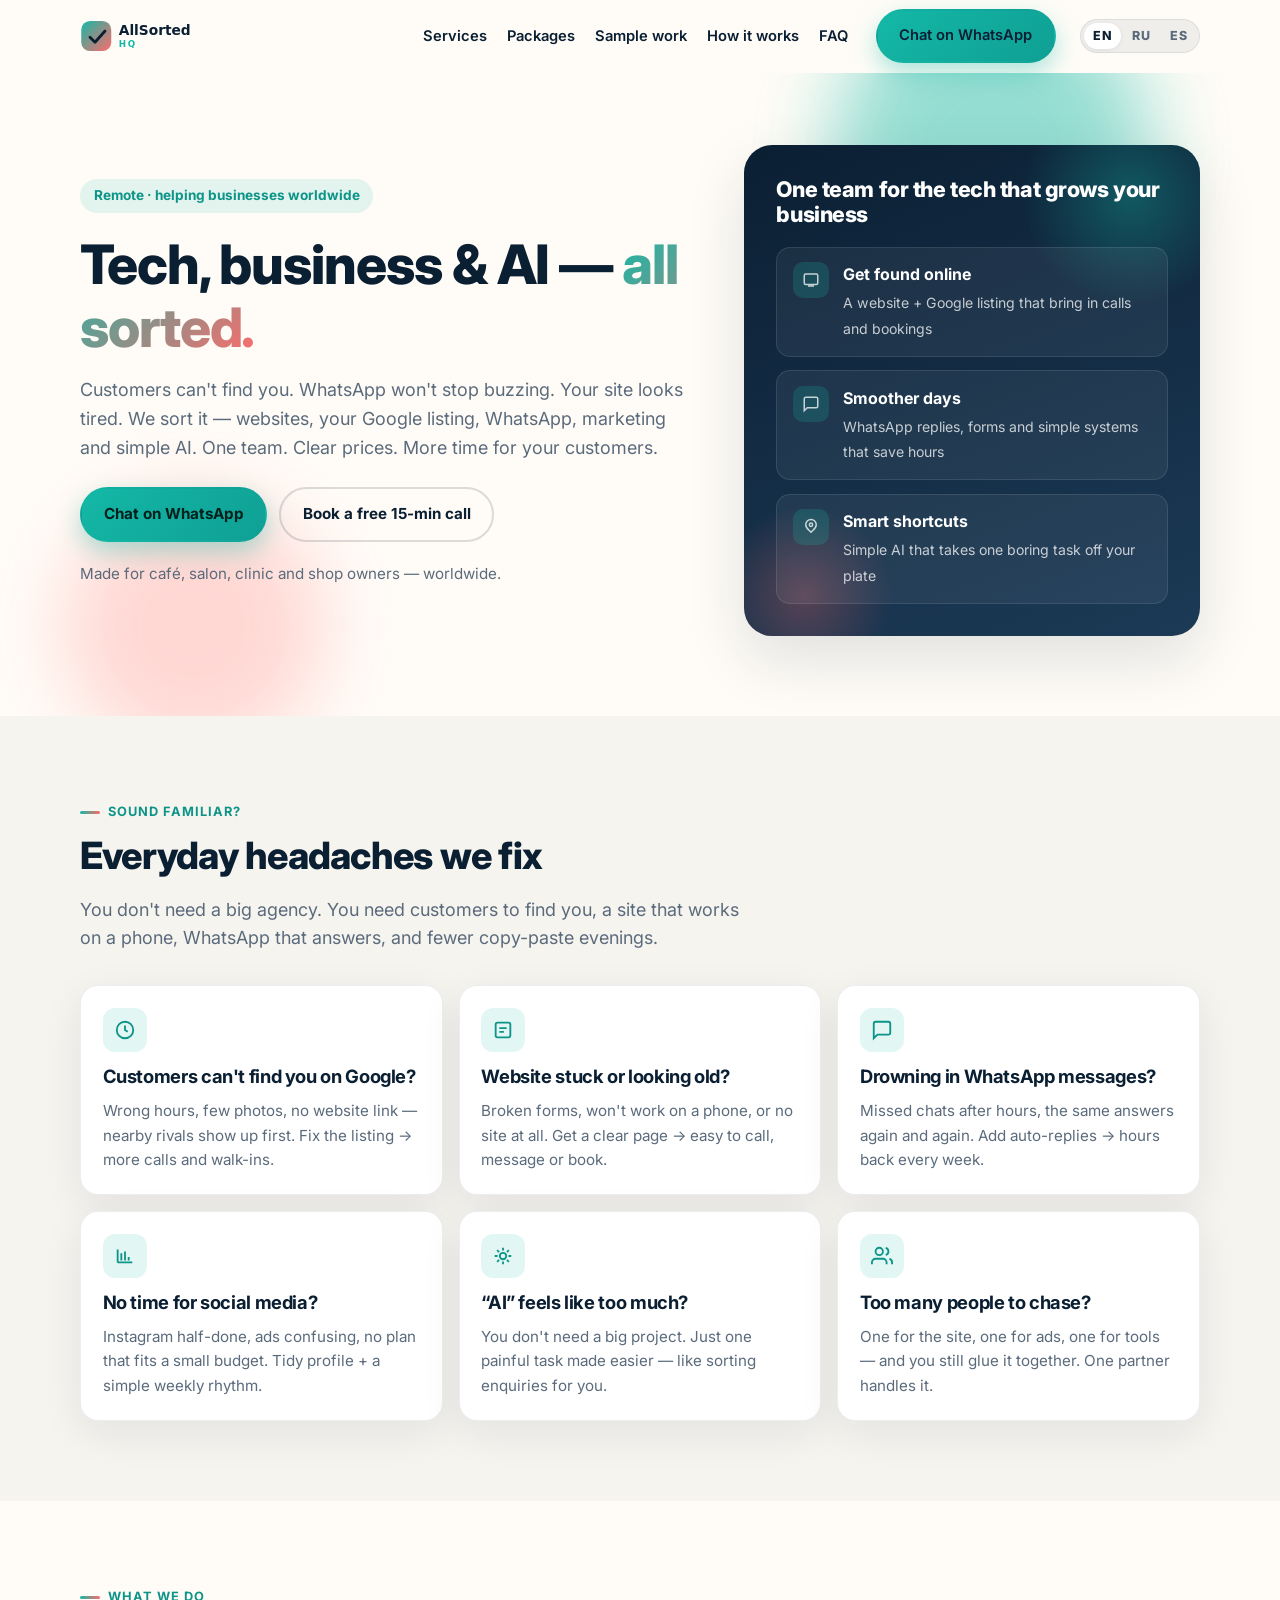
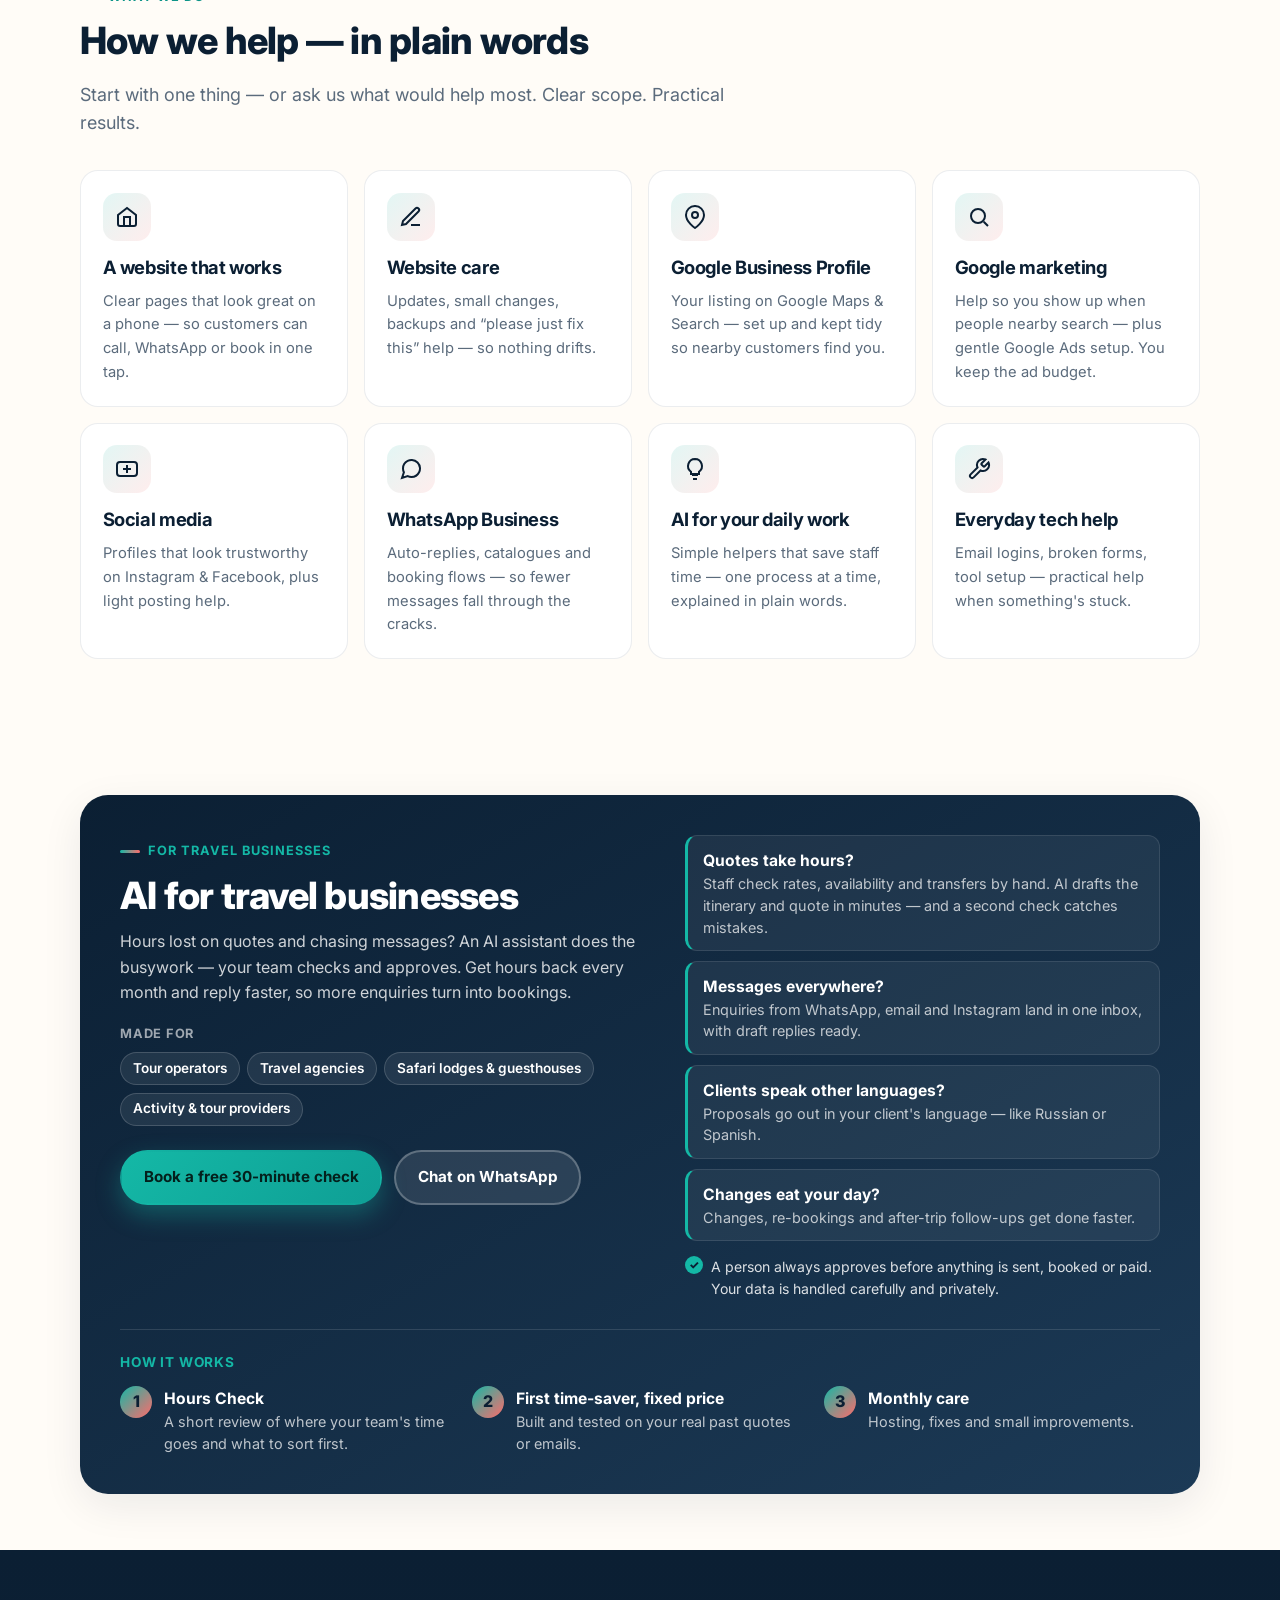
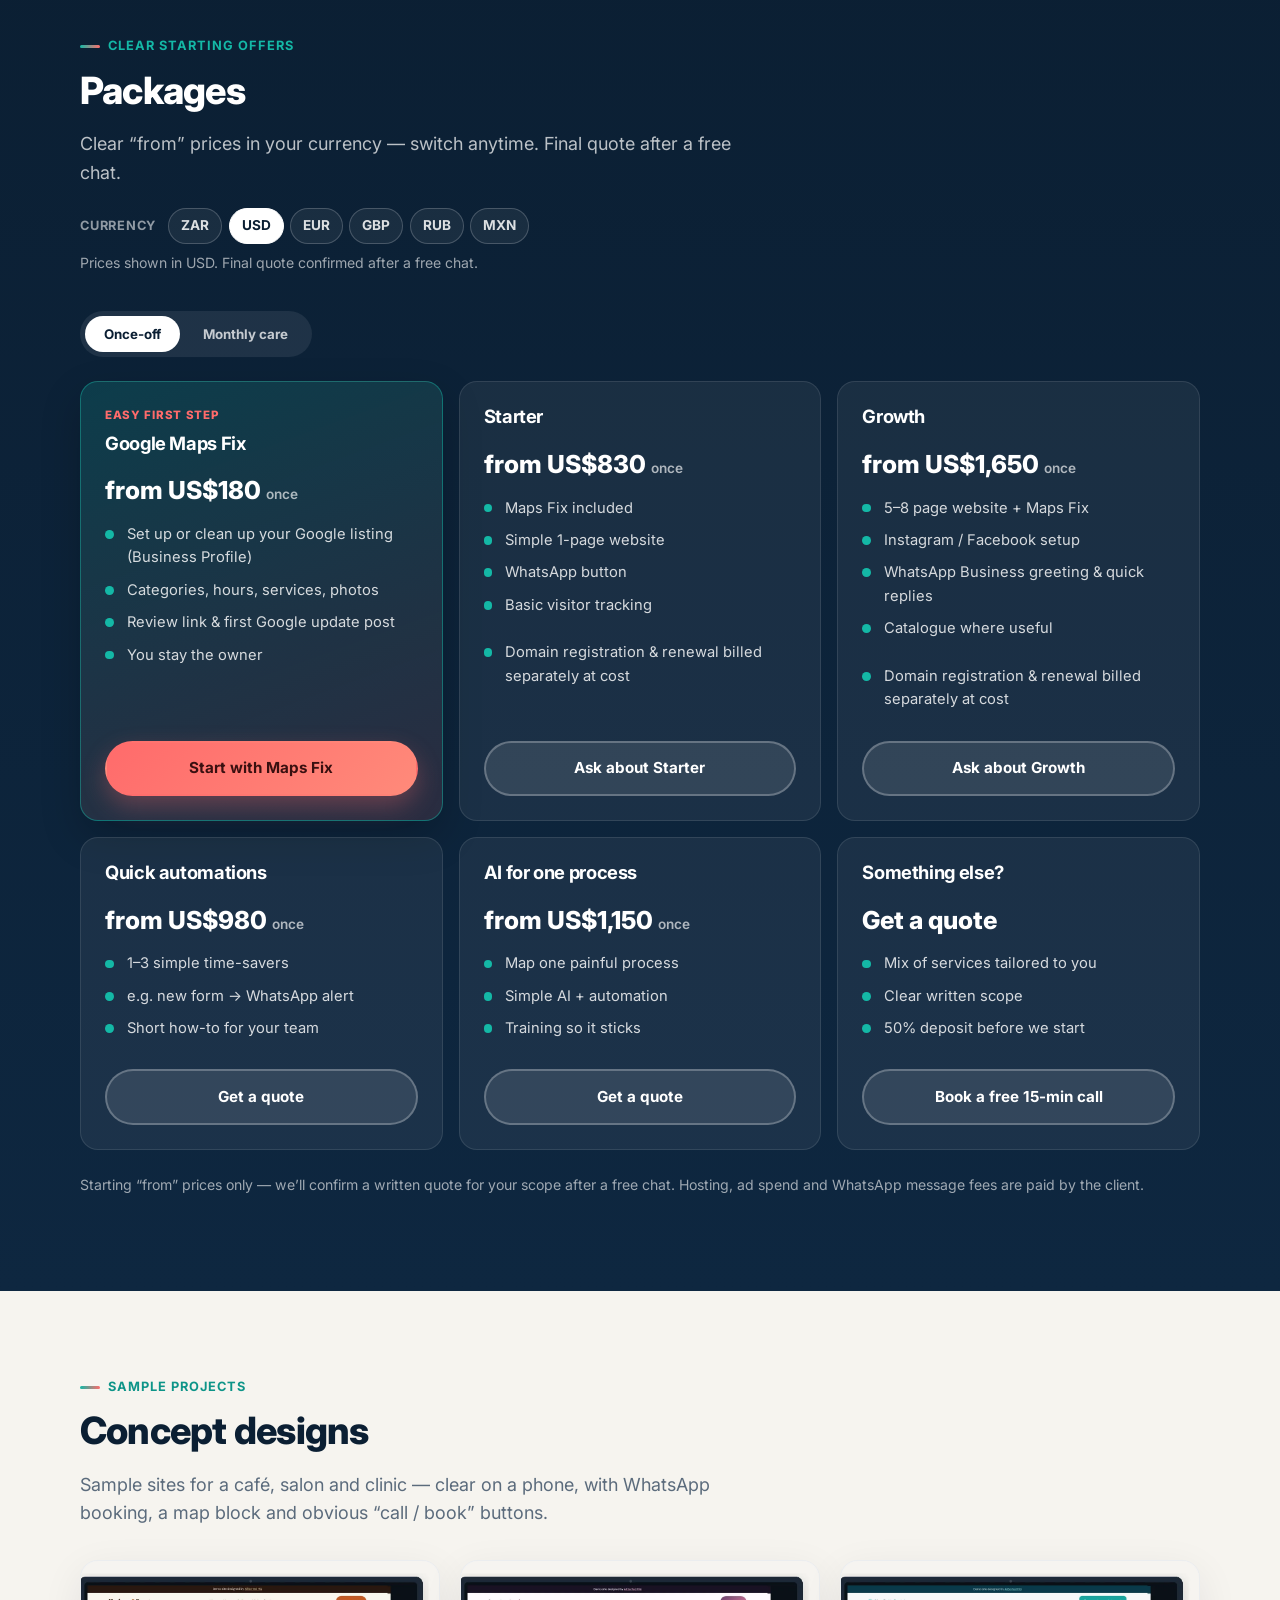
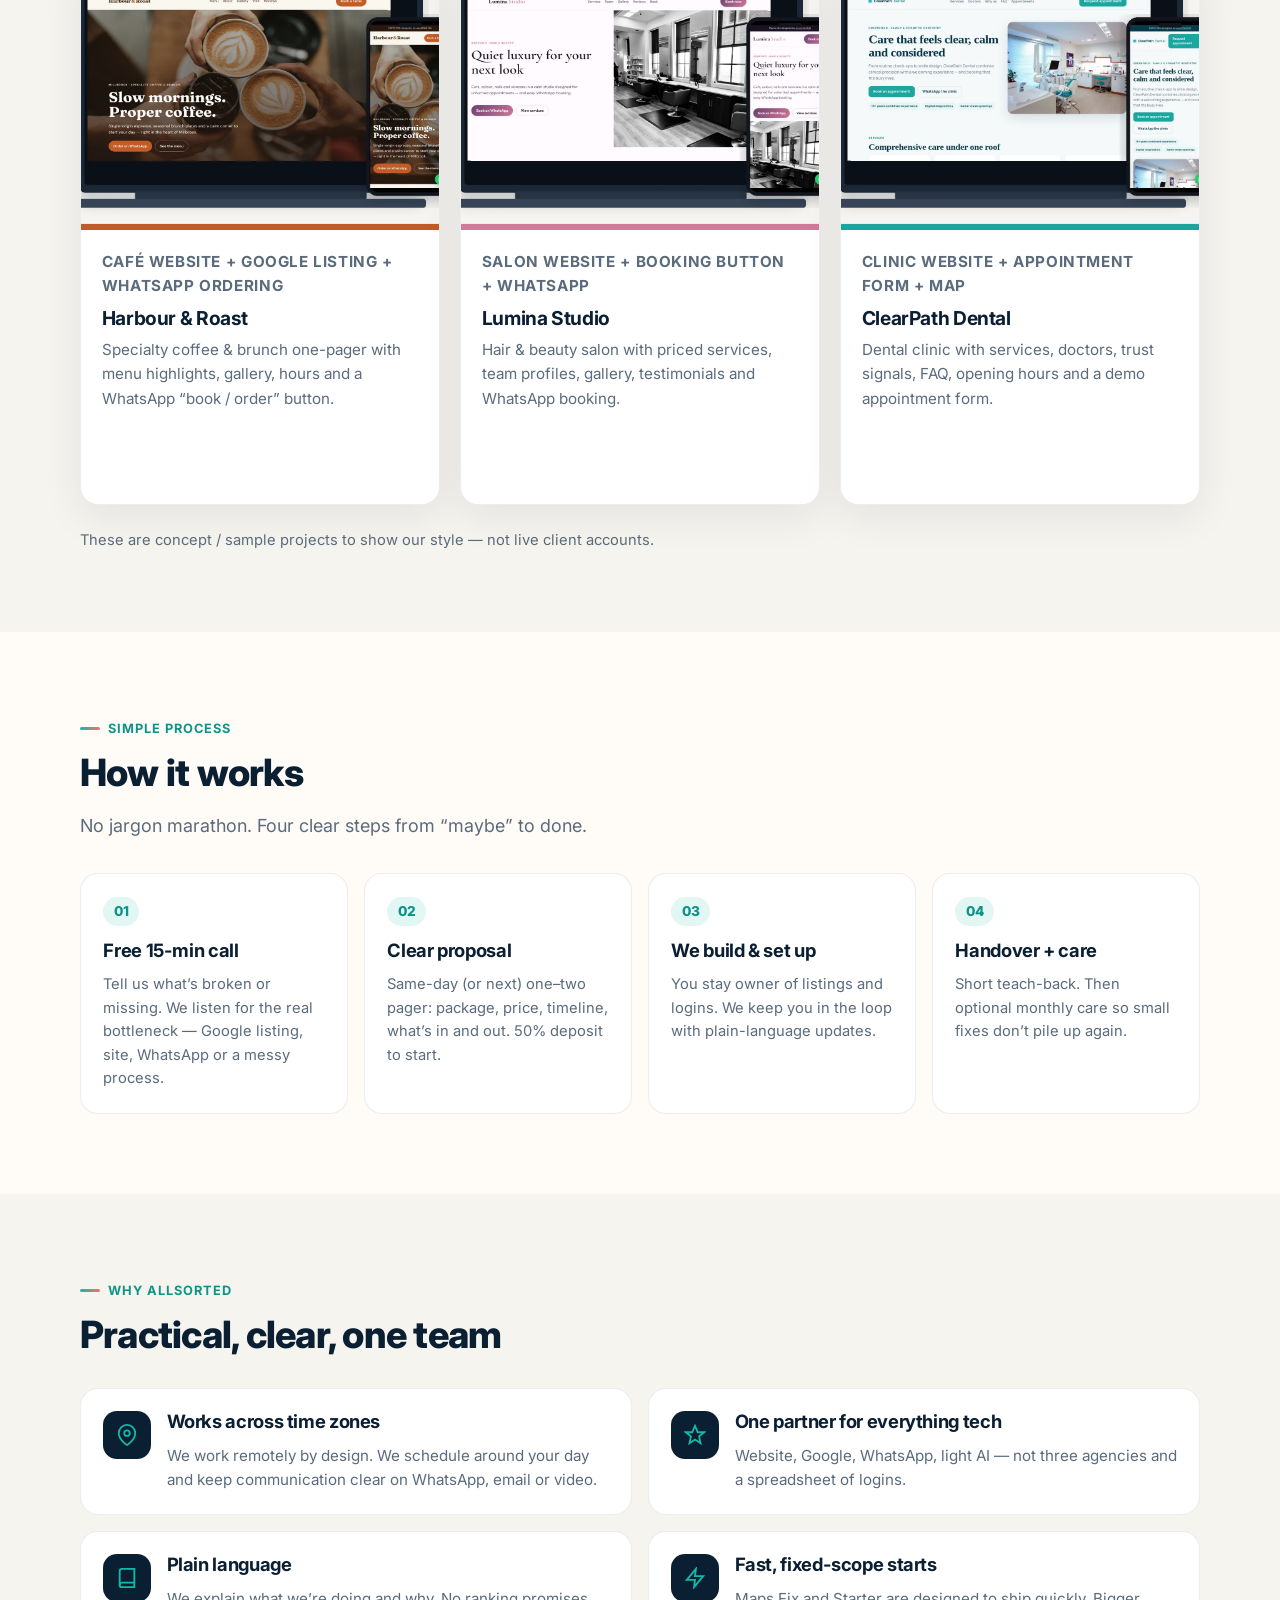
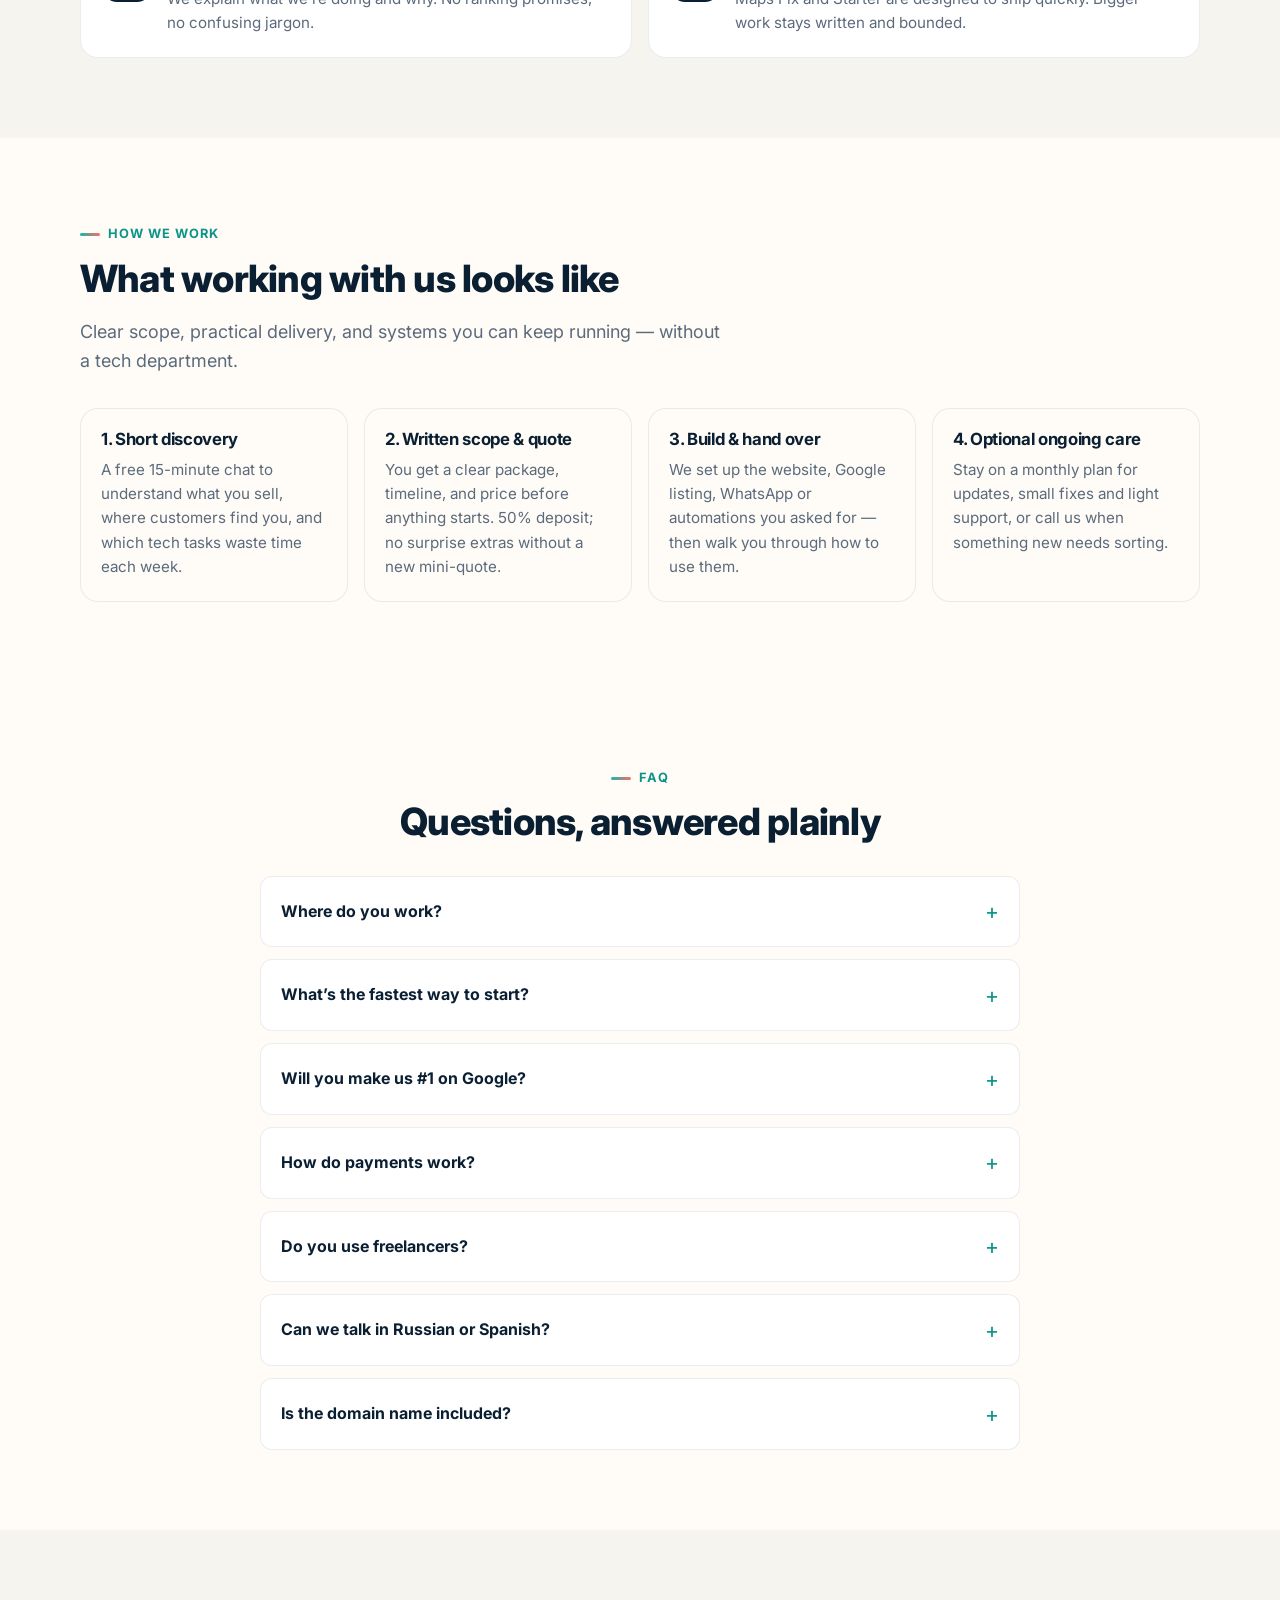
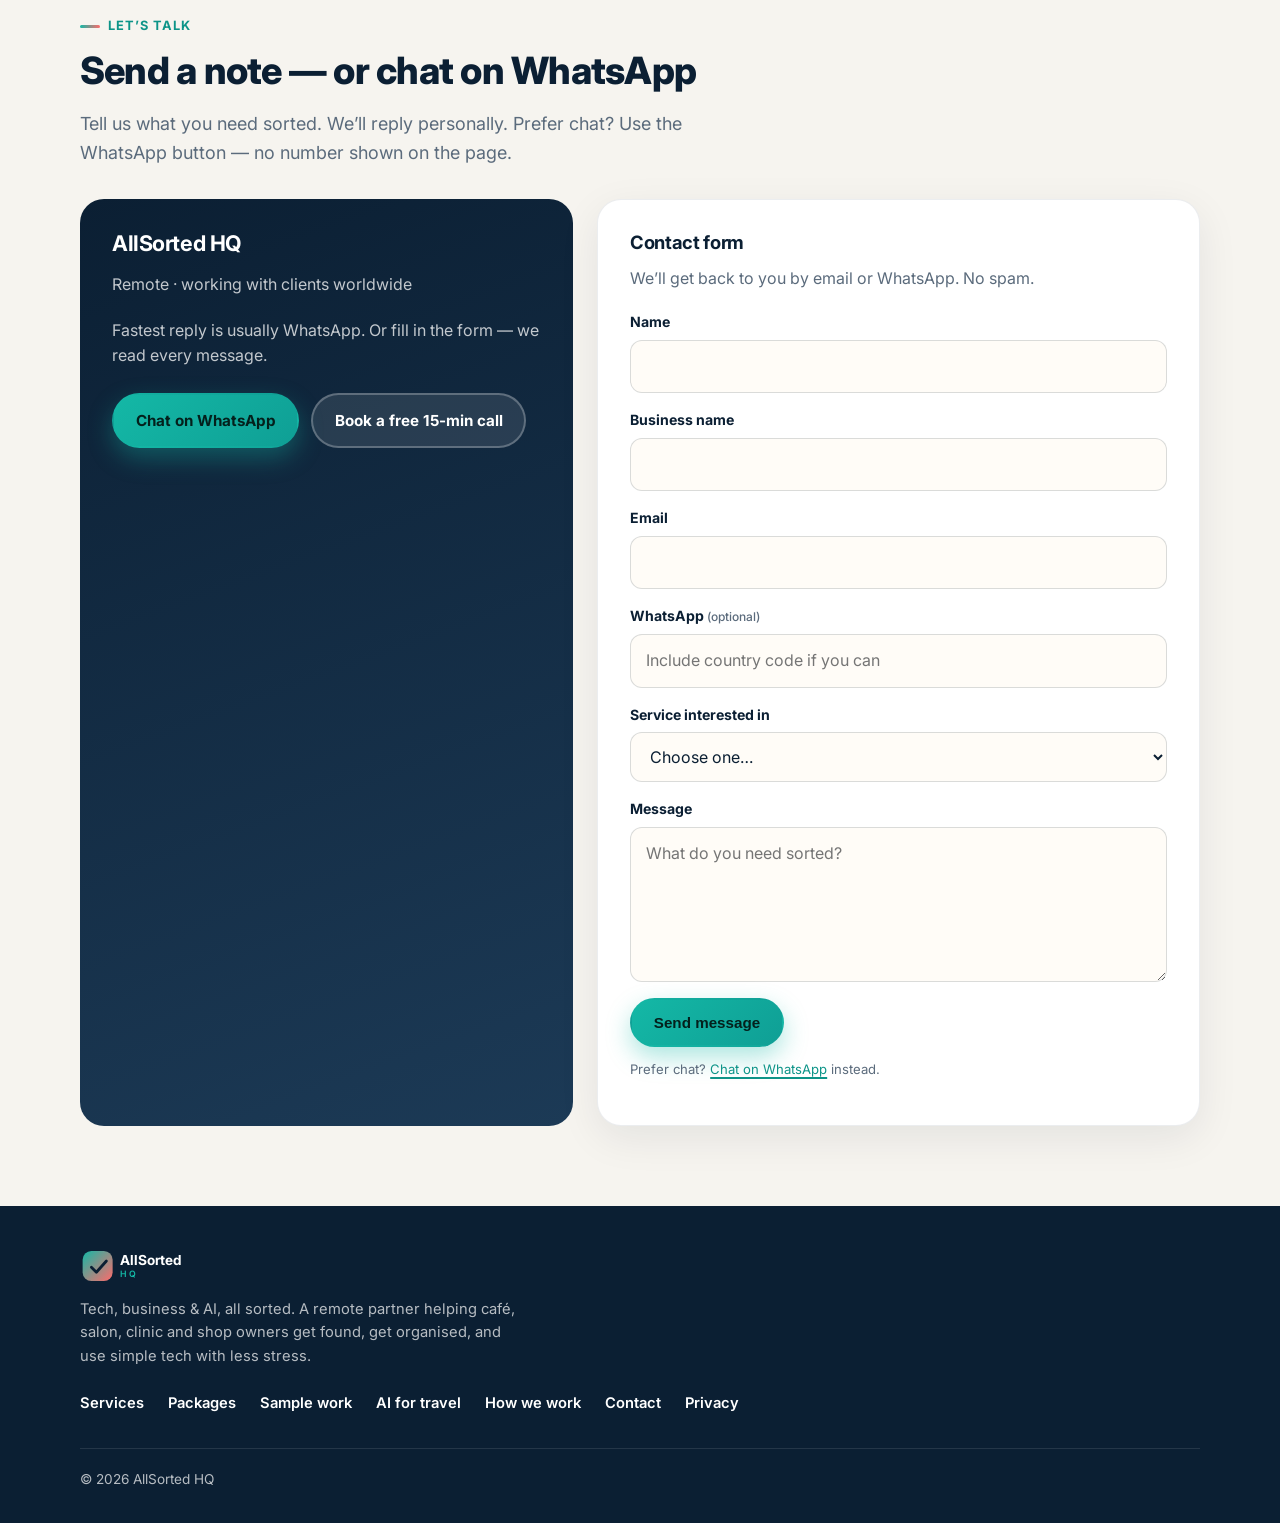
<file: index.html>
<!DOCTYPE html>
<html lang="en-ZA">
<head>
  <meta charset="utf-8" />
  <meta name="viewport" content="width=device-width, initial-scale=1" />
  <title>AllSorted HQ — Tech, business &amp; AI, all sorted.</title>
  <meta name="description" content="Websites, Google listing, WhatsApp, marketing and simple AI for café, salon, clinic and shop owners. One friendly team — so tech stops eating your week." />
  <meta name="theme-color" content="#0B1F33" />
  <link rel="canonical" href="https://allsortedhq.github.io/" />
  <link rel="alternate" hreflang="en" href="https://allsortedhq.github.io/?lang=en" />
  <link rel="alternate" hreflang="ru" href="https://allsortedhq.github.io/?lang=ru" />
  <link rel="alternate" hreflang="es" href="https://allsortedhq.github.io/?lang=es" />
  <link rel="alternate" hreflang="x-default" href="https://allsortedhq.github.io/" />
  <link rel="icon" href="assets/favicon.svg" type="image/svg+xml" />

  <!-- Open Graph -->
  <meta property="og:type" content="website" />
  <meta property="og:site_name" content="AllSorted HQ" />
  <meta property="og:title" content="AllSorted HQ — Tech, business &amp; AI, all sorted." />
  <meta property="og:description" content="Websites, Google listing, WhatsApp, marketing and simple AI for café, salon, clinic and shop owners. One friendly team — so tech stops eating your week." />
  <meta property="og:url" content="https://allsortedhq.github.io/" />
  <meta property="og:locale" content="en_ZA" />
  <meta property="og:image" content="assets/favicon.svg" />

  <!-- Twitter -->
  <meta name="twitter:card" content="summary" />
  <meta name="twitter:title" content="AllSorted HQ — Tech, business &amp; AI, all sorted." />
  <meta name="twitter:description" content="Websites, Google listing, WhatsApp, marketing and simple AI for café, salon, clinic and shop owners. One friendly team — so tech stops eating your week." />

  <link rel="preconnect" href="https://fonts.googleapis.com" />
  <link rel="preconnect" href="https://fonts.gstatic.com" crossorigin />
  <link href="https://fonts.googleapis.com/css2?family=Inter:wght@400;600;700;800&display=swap" rel="stylesheet" />
  <link rel="stylesheet" href="css/styles.css" />

  <script type="application/ld+json">
  {
    "@context": "https://schema.org",
    "@type": "ProfessionalService",
    "name": "AllSorted HQ",
    "alternateName": "AllSorted",
    "description": "Remote tech support, business support and AI partner for café, salon, clinic and shop owners worldwide. Websites, Google Business Profile (your listing on Google Maps), marketing, WhatsApp automation and practical AI.",
    "url": "https://allsortedhq.github.io/",
    "image": "https://allsortedhq.github.io/assets/favicon.svg",
    "slogan": "Tech, business & AI, all sorted.",
    "areaServed": "Worldwide",
    "founder": {
      "@type": "Person",
      "name": "Yuli"
    },
    "knowsLanguage": ["en", "ru", "es"],
    "priceRange": "$$"
  }
  </script>
</head>
<body>
  <a class="skip-link" href="#main" data-i18n="skip">Skip to content</a>

  <header class="site-header">
    <div class="container header-inner">
      <a class="logo" href="#top" aria-label="AllSorted HQ home">
        <img src="assets/logo.svg" width="180" height="40" alt="AllSorted HQ" />
      </a>
      <nav id="site-nav" data-i18n-aria="nav.primary" aria-label="Primary">
        <ul class="nav-links">
          <li><a href="#services" data-i18n="nav.services">Services</a></li>
          <li><a href="#packages" data-i18n="nav.packages">Packages</a></li>
          <li><a href="#work" data-i18n="nav.work">Sample work</a></li>
          <li><a href="#how" data-i18n="nav.how">How it works</a></li>
          <li><a href="#faq" data-i18n="nav.faq">FAQ</a></li>
          <li class="nav-cta"><a class="btn btn-primary" data-cta="whatsapp" href="#contact" data-i18n="nav.whatsapp">Chat on WhatsApp</a></li>
          <li class="nav-lang-mobile">
            <div class="lang-switch" role="group" data-i18n-aria="lang.label" aria-label="Language">
              <button type="button" data-lang="en" aria-pressed="true">EN</button>
              <button type="button" data-lang="ru" aria-pressed="false">RU</button>
              <button type="button" data-lang="es" aria-pressed="false">ES</button>
            </div>
          </li>
        </ul>
      </nav>
      <div class="header-tools">
        <div class="lang-switch lang-switch--header" role="group" data-i18n-aria="lang.label" aria-label="Language">
          <button type="button" data-lang="en" aria-pressed="true">EN</button>
          <button type="button" data-lang="ru" aria-pressed="false">RU</button>
          <button type="button" data-lang="es" aria-pressed="false">ES</button>
        </div>
        <button class="nav-toggle" type="button" data-i18n-aria="nav.open" aria-label="Open menu" aria-expanded="false" aria-controls="site-nav">
          <span></span><span></span><span></span>
        </button>
      </div>
    </div>
  </header>

  <main id="main">
    <!-- HERO -->
    <section class="hero" id="top">
      <div class="blob blob-1" aria-hidden="true"></div>
      <div class="blob blob-2" aria-hidden="true"></div>
      <div class="container hero-grid">
        <div>
          <div class="hero-badge" data-i18n="hero.badge">Remote · helping businesses worldwide</div>
          <h1 data-i18n-html="hero.title">Tech, business &amp; AI — <span>all sorted.</span></h1>
          <p class="lead" data-i18n="hero.lead">Customers can't find you. WhatsApp won't stop buzzing. Your site looks tired. We sort it — websites, your Google listing, WhatsApp, marketing and simple AI. One team. Clear prices. More time for your customers.</p>
          <div class="btn-row" style="margin-top:1.5rem">
            <a class="btn btn-primary" data-cta="whatsapp" href="#contact" data-i18n="nav.whatsapp">Chat on WhatsApp</a>
            <a class="btn btn-ghost" data-cta="book" href="#contact" data-i18n="hero.book">Book a free 15-min call</a>
          </div>
          <p class="hero-note" data-i18n="hero.note">Made for café, salon, clinic and shop owners — worldwide.</p>
        </div>
        <aside class="hero-card" data-i18n-aria="hero.cardLabel" aria-label="What we cover">
          <div class="hero-card-inner">
            <h2 data-i18n="hero.cardTitle">One team for the tech that grows your business</h2>
            <ul class="pillar-list">
              <li>
                <span class="pillar-icon" aria-hidden="true">
                  <svg width="18" height="18" viewBox="0 0 24 24" fill="none" stroke="currentColor" stroke-width="2"><rect x="3" y="4" width="18" height="14" rx="2"/><path d="M8 20h8"/></svg>
                </span>
                <div><strong data-i18n="hero.pillar1.title">Get found online</strong><span data-i18n="hero.pillar1.desc">A website + Google listing that bring in calls and bookings</span></div>
              </li>
              <li>
                <span class="pillar-icon" aria-hidden="true">
                  <svg width="18" height="18" viewBox="0 0 24 24" fill="none" stroke="currentColor" stroke-width="2"><path d="M21 15a2 2 0 0 1-2 2H7l-4 4V5a2 2 0 0 1 2-2h14a2 2 0 0 1 2 2z"/></svg>
                </span>
                <div><strong data-i18n="hero.pillar2.title">Smoother days</strong><span data-i18n="hero.pillar2.desc">WhatsApp replies, forms and simple systems that save hours</span></div>
              </li>
              <li>
                <span class="pillar-icon" aria-hidden="true">
                  <svg width="18" height="18" viewBox="0 0 24 24" fill="none" stroke="currentColor" stroke-width="2"><path d="M12 2a7 7 0 0 1 7 7c0 3.5-2.5 6-5 8l-2 2-2-2c-2.5-2-5-4.5-5-8a7 7 0 0 1 7-7z"/><circle cx="12" cy="9" r="2.2"/></svg>
                </span>
                <div><strong data-i18n="hero.pillar3.title">Smart shortcuts</strong><span data-i18n="hero.pillar3.desc">Simple AI that takes one boring task off your plate</span></div>
              </li>
            </ul>
          </div>
        </aside>
      </div>
    </section>

    <!-- PROBLEMS -->
    <section class="section problems" id="problems" aria-labelledby="problems-title">
      <div class="container">
        <p class="eyebrow" data-i18n="problems.eyebrow">Sound familiar?</p>
        <h2 id="problems-title" class="reveal" data-i18n="problems.title">Everyday headaches we fix</h2>
        <p class="lead reveal" data-i18n="problems.lead">You don't need a big agency. You need customers to find you, a site that works on a phone, WhatsApp that answers, and fewer copy-paste evenings.</p>
        <div class="problem-grid">
          <article class="problem-card reveal">
            <div class="icon" aria-hidden="true"><svg width="22" height="22" viewBox="0 0 24 24" fill="none" stroke="currentColor" stroke-width="2"><circle cx="12" cy="12" r="9"/><path d="M12 7v5l3 2"/></svg></div>
            <h3 data-i18n="problems.1.title">Customers can't find you on Google?</h3>
            <p data-i18n="problems.1.desc">Wrong hours, few photos, no website link — nearby rivals show up first. Fix the listing → more calls and walk-ins.</p>
          </article>
          <article class="problem-card reveal">
            <div class="icon" aria-hidden="true"><svg width="22" height="22" viewBox="0 0 24 24" fill="none" stroke="currentColor" stroke-width="2"><rect x="4" y="4" width="16" height="16" rx="2"/><path d="M8 10h8M8 14h5"/></svg></div>
            <h3 data-i18n="problems.2.title">Website stuck or looking old?</h3>
            <p data-i18n="problems.2.desc">Broken forms, won't work on a phone, or no site at all. Get a clear page → easy to call, message or book.</p>
          </article>
          <article class="problem-card reveal">
            <div class="icon" aria-hidden="true"><svg width="22" height="22" viewBox="0 0 24 24" fill="none" stroke="currentColor" stroke-width="2"><path d="M21 15a2 2 0 0 1-2 2H7l-4 4V5a2 2 0 0 1 2-2h14a2 2 0 0 1 2 2z"/></svg></div>
            <h3 data-i18n="problems.3.title">Drowning in WhatsApp messages?</h3>
            <p data-i18n="problems.3.desc">Missed chats after hours, the same answers again and again. Add auto-replies → hours back every week.</p>
          </article>
          <article class="problem-card reveal">
            <div class="icon" aria-hidden="true"><svg width="22" height="22" viewBox="0 0 24 24" fill="none" stroke="currentColor" stroke-width="2"><path d="M4 19V5M4 19h16M8 17V9m4 8V7m4 10v-4"/></svg></div>
            <h3 data-i18n="problems.4.title">No time for social media?</h3>
            <p data-i18n="problems.4.desc">Instagram half-done, ads confusing, no plan that fits a small budget. Tidy profile + a simple weekly rhythm.</p>
          </article>
          <article class="problem-card reveal">
            <div class="icon" aria-hidden="true"><svg width="22" height="22" viewBox="0 0 24 24" fill="none" stroke="currentColor" stroke-width="2"><path d="M12 3v3M12 18v3M3 12h3M18 12h3M5.6 5.6l2.1 2.1M16.3 16.3l2.1 2.1M18.4 5.6l-2.1 2.1M7.7 16.3l-2.1 2.1"/><circle cx="12" cy="12" r="3.5"/></svg></div>
            <h3 data-i18n="problems.5.title">“AI” feels like too much?</h3>
            <p data-i18n="problems.5.desc">You don't need a big project. Just one painful task made easier — like sorting enquiries for you.</p>
          </article>
          <article class="problem-card reveal">
            <div class="icon" aria-hidden="true"><svg width="22" height="22" viewBox="0 0 24 24" fill="none" stroke="currentColor" stroke-width="2"><path d="M17 21v-2a4 4 0 0 0-4-4H5a4 4 0 0 0-4 4v2"/><circle cx="9" cy="7" r="4"/><path d="M23 21v-2a4 4 0 0 0-3-3.87M16 3.13a4 4 0 0 1 0 7.75"/></svg></div>
            <h3 data-i18n="problems.6.title">Too many people to chase?</h3>
            <p data-i18n="problems.6.desc">One for the site, one for ads, one for tools — and you still glue it together. One partner handles it.</p>
          </article>
        </div>
      </div>
    </section>

    <!-- SERVICES -->
    <section class="section" id="services" aria-labelledby="services-title">
      <div class="container">
        <p class="eyebrow" data-i18n="services.eyebrow">What we do</p>
        <h2 id="services-title" class="reveal" data-i18n="services.title">How we help — in plain words</h2>
        <p class="lead reveal" data-i18n="services.lead">Start with one thing — or ask us what would help most. Clear scope. Practical results.</p>
        <div class="services-grid">
          <article class="service-card reveal">
            <div class="icon" aria-hidden="true"><svg width="24" height="24" viewBox="0 0 24 24" fill="none" stroke="currentColor" stroke-width="2"><path d="M3 10l9-7 9 7v9a2 2 0 0 1-2 2H5a2 2 0 0 1-2-2z"/><path d="M9 22V12h6v10"/></svg></div>
            <h3 data-i18n="services.1.title">A website that works</h3>
            <p data-i18n="services.1.desc">Clear pages that look great on a phone — so customers can call, WhatsApp or book in one tap.</p>
          </article>
          <article class="service-card reveal">
            <div class="icon" aria-hidden="true"><svg width="24" height="24" viewBox="0 0 24 24" fill="none" stroke="currentColor" stroke-width="2"><path d="M12 20h9"/><path d="M16.5 3.5a2.1 2.1 0 0 1 3 3L7 19l-4 1 1-4Z"/></svg></div>
            <h3 data-i18n="services.2.title">Website care</h3>
            <p data-i18n="services.2.desc">Updates, small changes, backups and “please just fix this” help — so nothing drifts.</p>
          </article>
          <article class="service-card reveal">
            <div class="icon" aria-hidden="true"><svg width="24" height="24" viewBox="0 0 24 24" fill="none" stroke="currentColor" stroke-width="2"><path d="M21 10c0 7-9 13-9 13S3 17 3 10a9 9 0 1 1 18 0z"/><circle cx="12" cy="10" r="3"/></svg></div>
            <h3 data-i18n="services.3.title">Google Business Profile</h3>
            <p data-i18n="services.3.desc">Your listing on Google Maps &amp; Search — set up and kept tidy so nearby customers find you.</p>
          </article>
          <article class="service-card reveal">
            <div class="icon" aria-hidden="true"><svg width="24" height="24" viewBox="0 0 24 24" fill="none" stroke="currentColor" stroke-width="2"><circle cx="11" cy="11" r="7"/><path d="m21 21-4.3-4.3"/></svg></div>
            <h3 data-i18n="services.4.title">Google marketing</h3>
            <p data-i18n="services.4.desc">Help so you show up when people nearby search — plus gentle Google Ads setup. You keep the ad budget.</p>
          </article>
          <article class="service-card reveal">
            <div class="icon" aria-hidden="true"><svg width="24" height="24" viewBox="0 0 24 24" fill="none" stroke="currentColor" stroke-width="2"><rect x="2" y="5" width="20" height="14" rx="3"/><path d="M8 12h8M12 8v8"/></svg></div>
            <h3 data-i18n="services.5.title">Social media</h3>
            <p data-i18n="services.5.desc">Profiles that look trustworthy on Instagram &amp; Facebook, plus light posting help.</p>
          </article>
          <article class="service-card reveal">
            <div class="icon" aria-hidden="true"><svg width="24" height="24" viewBox="0 0 24 24" fill="none" stroke="currentColor" stroke-width="2"><path d="M21 11.5a8.4 8.4 0 0 1-.9 3.8 8.5 8.5 0 0 1-7.6 4.7 8.4 8.4 0 0 1-3.8-.9L3 21l1.9-5.7a8.4 8.4 0 0 1-.9-3.8 8.5 8.5 0 0 1 4.7-7.6 8.4 8.4 0 0 1 3.8-.9h.5a8.5 8.5 0 0 1 8 8v.5z"/></svg></div>
            <h3 data-i18n="services.6.title">WhatsApp Business</h3>
            <p data-i18n="services.6.desc">Auto-replies, catalogues and booking flows — so fewer messages fall through the cracks.</p>
          </article>
          <article class="service-card reveal">
            <div class="icon" aria-hidden="true"><svg width="24" height="24" viewBox="0 0 24 24" fill="none" stroke="currentColor" stroke-width="2"><path d="M9 18h6M10 22h4M12 2a7 7 0 0 0-4 12.7V17h8v-2.3A7 7 0 0 0 12 2z"/></svg></div>
            <h3 data-i18n="services.7.title">AI for your daily work</h3>
            <p data-i18n="services.7.desc">Simple helpers that save staff time — one process at a time, explained in plain words.</p>
          </article>
          <article class="service-card reveal">
            <div class="icon" aria-hidden="true"><svg width="24" height="24" viewBox="0 0 24 24" fill="none" stroke="currentColor" stroke-width="2"><path d="M14.7 6.3a1 1 0 0 0 0 1.4l1.6 1.6a1 1 0 0 0 1.4 0l3.77-3.77a6 6 0 0 1-7.94 7.94l-6.91 6.91a2.12 2.12 0 0 1-3-3l6.91-6.91a6 6 0 0 1 7.94-7.94l-3.76 3.76z"/></svg></div>
            <h3 data-i18n="services.8.title">Everyday tech help</h3>
            <p data-i18n="services.8.desc">Email logins, broken forms, tool setup — practical help when something's stuck.</p>
          </article>
        </div>
      </div>
    </section>

    <!-- AI FOR TRAVEL -->
    <section class="section travel" id="travel" aria-labelledby="travel-title">
      <div class="container">
        <div class="travel-card reveal">
          <div class="travel-intro">
            <p class="eyebrow eyebrow--light" data-i18n="travel.eyebrow">For travel businesses</p>
            <h2 id="travel-title" data-i18n="travel.title">AI for travel businesses</h2>
            <p class="travel-lead" data-i18n="travel.lead">Hours lost on quotes and chasing messages? An AI assistant does the busywork — your team checks and approves.</p>
            <p class="travel-for"><span data-i18n="travel.for">Made for</span></p>
            <ul class="travel-chips">
              <li data-i18n="travel.who.1">Tour operators</li>
              <li data-i18n="travel.who.2">Travel agencies</li>
              <li data-i18n="travel.who.3">Safari lodges &amp; guesthouses</li>
              <li data-i18n="travel.who.4">Activity &amp; tour providers</li>
            </ul>
            <div class="btn-row">
              <a class="btn btn-primary" href="#contact" data-prefill-service="travel" data-i18n="travel.cta">Book a free 30-minute check</a>
              <a class="btn btn-light" data-cta="whatsapp" href="#contact" data-i18n="nav.whatsapp">Chat on WhatsApp</a>
            </div>
          </div>
          <div class="travel-detail">
            <ul class="travel-fixes">
              <li><strong data-i18n="travel.1.title">Quotes take hours?</strong><span data-i18n="travel.1.desc">AI drafts the itinerary and quote in minutes.</span></li>
              <li><strong data-i18n="travel.2.title">Messages everywhere?</strong><span data-i18n="travel.2.desc">One inbox, draft replies ready.</span></li>
              <li><strong data-i18n="travel.3.title">Clients speak other languages?</strong><span data-i18n="travel.3.desc">Proposals in your client's language.</span></li>
              <li><strong data-i18n="travel.4.title">Changes eat your day?</strong><span data-i18n="travel.4.desc">Faster changes and re-bookings.</span></li>
            </ul>
            <p class="travel-trust" data-i18n="travel.trust">A person always approves before anything is sent, booked or paid.</p>
          </div>
          <div class="travel-steps">
            <p class="travel-steps-title" data-i18n="travel.steps">How it works</p>
            <ol>
              <li><strong data-i18n="travel.step1.title">Hours Check</strong><span data-i18n="travel.step1.desc">Where your team's time goes.</span></li>
              <li><strong data-i18n="travel.step2.title">First time-saver, fixed price</strong><span data-i18n="travel.step2.desc">Tested on your real past quotes.</span></li>
              <li><strong data-i18n="travel.step3.title">Monthly care</strong><span data-i18n="travel.step3.desc">Hosting, fixes and small improvements.</span></li>
            </ol>
          </div>
        </div>
      </div>
    </section>

    <!-- PACKAGES -->
    <section class="section packages" id="packages" aria-labelledby="packages-title">
      <div class="container">
        <p class="eyebrow" data-i18n="packages.eyebrow">Clear starting offers</p>
        <h2 id="packages-title" class="reveal" data-i18n="packages.title">Packages</h2>
        <p class="lead reveal" data-i18n="packages.lead">Clear “from” prices in your currency — switch anytime. Final quote after a free chat.</p>

        <div class="currency-switcher" role="group" data-i18n-aria="packages.currencyLabel" aria-label="Display currency">
          <span class="currency-label" data-i18n="packages.currency">Currency</span>
          <button type="button" class="currency-btn" data-currency-btn="ZAR" aria-pressed="false">ZAR</button>
          <button type="button" class="currency-btn" data-currency-btn="USD" aria-pressed="false">USD</button>
          <button type="button" class="currency-btn" data-currency-btn="EUR" aria-pressed="false">EUR</button>
          <button type="button" class="currency-btn" data-currency-btn="GBP" aria-pressed="false">GBP</button>
          <button type="button" class="currency-btn" data-currency-btn="RUB" aria-pressed="false">RUB</button>
          <button type="button" class="currency-btn" data-currency-btn="MXN" aria-pressed="false">MXN</button>
        </div>
        <p id="pricing-tier-note" class="pricing-tier-note" aria-live="polite"></p>

        <div class="pkg-tabs" role="tablist" data-i18n-aria="packages.tabsLabel" aria-label="Package type">
          <button type="button" role="tab" class="is-active" data-pkg-tab="once" aria-selected="true" data-i18n="packages.tabOnce">Once-off</button>
          <button type="button" role="tab" data-pkg-tab="monthly" aria-selected="false" data-i18n="packages.tabMonthly">Monthly care</button>
        </div>

        <div data-pkg-panel="once">
          <div class="pkg-grid">
            <article class="pkg-card featured reveal">
              <span class="pkg-tag" data-i18n="pkg.maps.tag">Easy first step</span>
              <h3 data-i18n="pkg.maps.title">Google Maps Fix</h3>
              <p class="pkg-price" data-price="maps">from R1,200 <span>once-off</span></p>
              <ul>
                <li data-i18n="pkg.maps.1">Set up or clean up your Google listing (Business Profile)</li>
                <li data-i18n="pkg.maps.2">Categories, hours, services, photos</li>
                <li data-i18n="pkg.maps.3">Review link &amp; first Google update post</li>
                <li data-i18n="pkg.maps.4">You stay the owner</li>
              </ul>
              <a class="btn btn-coral" data-cta="whatsapp" href="#contact" data-i18n="pkg.maps.cta">Start with Maps Fix</a>
            </article>
            <article class="pkg-card reveal">
              <h3 data-i18n="pkg.starter.title">Starter</h3>
              <p class="pkg-price" data-price="starter">from R5,500 <span>once-off</span></p>
              <ul>
                <li data-i18n="pkg.starter.1">Maps Fix included</li>
                <li data-i18n="pkg.starter.2">Simple 1-page website</li>
                <li data-i18n="pkg.starter.3">WhatsApp button</li>
                <li data-i18n="pkg.starter.4">Basic visitor tracking</li>
                <li class="pkg-note" data-i18n="pkg.domain.note">Domain registration &amp; renewal billed separately at cost</li>
              </ul>
              <a class="btn btn-light" data-cta="whatsapp" href="#contact" data-i18n="pkg.starter.cta">Ask about Starter</a>
            </article>
            <article class="pkg-card reveal">
              <h3 data-i18n="pkg.growth.title">Growth</h3>
              <p class="pkg-price" data-price="growth">from R11,000 <span>once-off</span></p>
              <ul>
                <li data-i18n="pkg.growth.1">5–8 page website + Maps Fix</li>
                <li data-i18n="pkg.growth.2">Instagram / Facebook setup</li>
                <li data-i18n="pkg.growth.3">WhatsApp Business greeting &amp; quick replies</li>
                <li data-i18n="pkg.growth.4">Catalogue where useful</li>
                <li class="pkg-note" data-i18n="pkg.domain.note">Domain registration &amp; renewal billed separately at cost</li>
              </ul>
              <a class="btn btn-light" data-cta="whatsapp" href="#contact" data-i18n="pkg.growth.cta">Ask about Growth</a>
            </article>
            <article class="pkg-card reveal">
              <h3 data-i18n="pkg.auto.title">Quick automations</h3>
              <p class="pkg-price" data-price="automation">from R6,500 <span>once-off</span></p>
              <ul>
                <li data-i18n="pkg.auto.1">1–3 simple time-savers</li>
                <li data-i18n="pkg.auto.2">e.g. new form → WhatsApp alert</li>
                <li data-i18n="pkg.auto.3">Short how-to for your team</li>
              </ul>
              <a class="btn btn-light" data-cta="whatsapp" href="#contact" data-i18n="packages.quote">Get a quote</a>
            </article>
            <article class="pkg-card reveal">
              <h3 data-i18n="pkg.ai.title">AI for one process</h3>
              <p class="pkg-price" data-price="ai">from R7,500 <span>once-off</span></p>
              <ul>
                <li data-i18n="pkg.ai.1">Map one painful process</li>
                <li data-i18n="pkg.ai.2">Simple AI + automation</li>
                <li data-i18n="pkg.ai.3">Training so it sticks</li>
              </ul>
              <a class="btn btn-light" data-cta="whatsapp" href="#contact" data-i18n="packages.quote">Get a quote</a>
            </article>
            <article class="pkg-card reveal">
              <h3 data-i18n="pkg.else.title">Something else?</h3>
              <p class="pkg-price" data-i18n="packages.quote">Get a quote</p>
              <ul>
                <li data-i18n="pkg.else.1">Mix of services tailored to you</li>
                <li data-i18n="pkg.else.2">Clear written scope</li>
                <li data-i18n="pkg.else.3">50% deposit before we start</li>
              </ul>
              <a class="btn btn-light" data-cta="book" href="#contact" data-i18n="hero.book">Book a free 15-min call</a>
            </article>
          </div>
        </div>

        <div data-pkg-panel="monthly" hidden>
          <div class="pkg-grid">
            <article class="pkg-card featured reveal">
              <span class="pkg-tag" data-i18n="pkg.care.tag">Most popular start</span>
              <h3 data-i18n="pkg.care.title">Site &amp; Tech Care</h3>
              <p class="pkg-price" data-price="care">from R900 <span>/ month</span></p>
              <ul>
                <li data-i18n="pkg.care.1">Site updates &amp; backups</li>
                <li data-i18n="pkg.care.2">~60 min small changes</li>
                <li data-i18n="pkg.care.3">Light tool help when things break</li>
              </ul>
              <a class="btn btn-coral" data-cta="whatsapp" href="#contact" data-i18n="pkg.care.cta">Ask about Care</a>
            </article>
            <article class="pkg-card reveal">
              <h3 data-i18n="pkg.vis.title">Get found nearby</h3>
              <p class="pkg-price" data-price="visibility">from R1,500 <span>/ month</span></p>
              <ul>
                <li data-i18n="pkg.vis.1">Help with Google listing posts &amp; replies</li>
                <li data-i18n="pkg.vis.2">Light tweaks so nearby searches find you</li>
                <li data-i18n="pkg.vis.3">Short monthly note</li>
              </ul>
              <a class="btn btn-light" data-cta="whatsapp" href="#contact" data-i18n="packages.quote">Get a quote</a>
            </article>
            <article class="pkg-card reveal">
              <h3 data-i18n="pkg.social.title">Social Light</h3>
              <p class="pkg-price" data-price="social">from R3,500 <span>/ month</span></p>
              <ul>
                <li data-i18n="pkg.social.1">8–12 posts on 1–2 platforms</li>
                <li data-i18n="pkg.social.2">Basic reply help</li>
              </ul>
              <a class="btn btn-light" data-cta="whatsapp" href="#contact" data-i18n="packages.quote">Get a quote</a>
            </article>
            <article class="pkg-card reveal">
              <h3 data-i18n="pkg.ads.title">Ads Assist</h3>
              <p class="pkg-price" data-price="ads">from R2,500 <span>/ month + ad spend</span></p>
              <ul>
                <li data-i18n="pkg.ads.1">Set up &amp; gently manage Google or Meta ads</li>
                <li data-i18n="pkg.ads.2">Ad budget paid by you to Google/Meta</li>
              </ul>
              <a class="btn btn-light" data-cta="whatsapp" href="#contact" data-i18n="packages.quote">Get a quote</a>
            </article>
            <article class="pkg-card reveal">
              <h3 data-i18n="pkg.aiCare.title">AI / Automation Care</h3>
              <p class="pkg-price" data-price="aiCare">from R1,200 <span>/ month</span></p>
              <ul>
                <li data-i18n="pkg.aiCare.1">Watch workflows &amp; small changes</li>
                <li data-i18n="pkg.aiCare.2">Monthly health check</li>
                <li data-i18n="pkg.aiCare.3">One improvement idea</li>
              </ul>
              <a class="btn btn-light" data-cta="whatsapp" href="#contact" data-i18n="packages.quote">Get a quote</a>
            </article>
            <article class="pkg-card reveal">
              <h3 data-i18n="pkg.bundle.title">Bundle what you need</h3>
              <p class="pkg-price" data-i18n="packages.quote">Get a quote</p>
              <ul>
                <li data-i18n="pkg.bundle.1">Month-to-month, 30 days’ notice</li>
                <li data-i18n="pkg.bundle.2">Billed in advance</li>
                <li data-i18n="pkg.bundle.3">Think of us as on-call for the basics</li>
              </ul>
              <a class="btn btn-light" data-cta="book" href="#contact" data-i18n="hero.book">Book a free 15-min call</a>
            </article>
          </div>
        </div>

        <p class="pkg-note" data-i18n="packages.note">Starting “from” prices only — we’ll confirm a written quote for your scope after a free chat. Hosting, ad spend and WhatsApp message fees are paid by the client.</p>
      </div>
    </section>


    <!-- SAMPLE WORK -->
    <section class="section work" id="work" aria-labelledby="work-title">
      <div class="container">
        <p class="eyebrow" data-i18n="work.eyebrow">Sample projects</p>
        <h2 id="work-title" class="reveal" data-i18n="work.title">Concept designs</h2>
        <p class="lead reveal" data-i18n="work.lead">Sample sites for a café, salon and clinic — clear on a phone, with WhatsApp booking, a map block and obvious “call / book” buttons.</p>
        <div class="work-grid">
          <article class="work-card reveal">
            <a class="work-media" href="demos/cafe/" target="_blank" rel="noopener">
              <img src="assets/work/cafe-mockup.webp" alt="Harbour &amp; Roast café website mockup" width="960" height="720" loading="lazy" />
            </a>
            <div class="work-body">
              <p class="work-type" data-i18n="work.cafe.type">Café website + Google listing + WhatsApp ordering</p>
              <h3 data-i18n="work.cafe.title">Harbour &amp; Roast</h3>
              <p data-i18n="work.cafe.desc">Specialty coffee &amp; brunch one-pager with menu highlights, gallery, hours and a WhatsApp “book / order” button.</p>
              <a class="btn btn-light" href="demos/cafe/" target="_blank" rel="noopener" data-i18n="work.view">View live demo</a>
            </div>
          </article>
          <article class="work-card reveal">
            <a class="work-media" href="demos/salon/" target="_blank" rel="noopener">
              <img src="assets/work/salon-mockup.webp" alt="Lumina Studio salon website mockup" width="960" height="720" loading="lazy" />
            </a>
            <div class="work-body">
              <p class="work-type" data-i18n="work.salon.type">Salon website + booking button + WhatsApp</p>
              <h3 data-i18n="work.salon.title">Lumina Studio</h3>
              <p data-i18n="work.salon.desc">Hair &amp; beauty salon with priced services, team profiles, gallery, testimonials and WhatsApp booking.</p>
              <a class="btn btn-light" href="demos/salon/" target="_blank" rel="noopener" data-i18n="work.view">View live demo</a>
            </div>
          </article>
          <article class="work-card reveal">
            <a class="work-media" href="demos/clinic/" target="_blank" rel="noopener">
              <img src="assets/work/clinic-mockup.webp" alt="ClearPath Dental clinic website mockup" width="960" height="720" loading="lazy" />
            </a>
            <div class="work-body">
              <p class="work-type" data-i18n="work.clinic.type">Clinic website + appointment form + map</p>
              <h3 data-i18n="work.clinic.title">ClearPath Dental</h3>
              <p data-i18n="work.clinic.desc">Dental clinic with services, doctors, trust signals, FAQ, opening hours and a demo appointment form.</p>
              <a class="btn btn-light" href="demos/clinic/" target="_blank" rel="noopener" data-i18n="work.view">View live demo</a>
            </div>
          </article>
        </div>
        <p class="work-note reveal" data-i18n="work.note">These are concept / sample projects to show our style — not live client accounts.</p>
      </div>
    </section>

    <!-- HOW IT WORKS -->
    <section class="section" id="how" aria-labelledby="how-title">
      <div class="container">
        <p class="eyebrow" data-i18n="how.eyebrow">Simple process</p>
        <h2 id="how-title" class="reveal" data-i18n="how.title">How it works</h2>
        <p class="lead reveal" data-i18n="how.lead">No jargon marathon. Four clear steps from “maybe” to done.</p>
        <div class="steps">
          <article class="step reveal">
            <h3 data-i18n="how.1.title">Free 15-min call</h3>
            <p data-i18n="how.1.desc">Tell us what’s broken or missing. We listen for the real bottleneck — Google listing, site, WhatsApp or a messy process.</p>
          </article>
          <article class="step reveal">
            <h3 data-i18n="how.2.title">Clear proposal</h3>
            <p data-i18n="how.2.desc">Same-day (or next) one–two pager: package, price, timeline, what’s in and out. 50% deposit to start.</p>
          </article>
          <article class="step reveal">
            <h3 data-i18n="how.3.title">We build &amp; set up</h3>
            <p data-i18n="how.3.desc">You stay owner of listings and logins. We keep you in the loop with plain-language updates.</p>
          </article>
          <article class="step reveal">
            <h3 data-i18n="how.4.title">Handover + care</h3>
            <p data-i18n="how.4.desc">Short teach-back. Then optional monthly care so small fixes don’t pile up again.</p>
          </article>
        </div>
      </div>
    </section>

    <!-- WHY -->
    <section class="section why" id="why" aria-labelledby="why-title">
      <div class="container">
        <p class="eyebrow" data-i18n="why.eyebrow">Why AllSorted</p>
        <h2 id="why-title" class="reveal" data-i18n="why.title">Practical, clear, one team</h2>
        <div class="why-grid">
          <article class="why-card reveal">
            <div class="icon" aria-hidden="true"><svg width="22" height="22" viewBox="0 0 24 24" fill="none" stroke="currentColor" stroke-width="2"><path d="M21 10c0 7-9 13-9 13S3 17 3 10a9 9 0 1 1 18 0z"/><circle cx="12" cy="10" r="3"/></svg></div>
            <div>
              <h3 data-i18n="why.1.title">Works across time zones</h3>
              <p data-i18n="why.1.desc">We work remotely by design. We schedule around your day and keep communication clear on WhatsApp, email or video.</p>
            </div>
          </article>
          <article class="why-card reveal">
            <div class="icon" aria-hidden="true"><svg width="22" height="22" viewBox="0 0 24 24" fill="none" stroke="currentColor" stroke-width="2"><path d="M12 2l3 7h7l-5.5 4.5L18 21l-6-4-6 4 1.5-7.5L2 9h7z"/></svg></div>
            <div>
              <h3 data-i18n="why.2.title">One partner for everything tech</h3>
              <p data-i18n="why.2.desc">Website, Google, WhatsApp, light AI — not three agencies and a spreadsheet of logins.</p>
            </div>
          </article>
          <article class="why-card reveal">
            <div class="icon" aria-hidden="true"><svg width="22" height="22" viewBox="0 0 24 24" fill="none" stroke="currentColor" stroke-width="2"><path d="M4 19.5A2.5 2.5 0 0 1 6.5 17H20"/><path d="M6.5 2H20v20H6.5A2.5 2.5 0 0 1 4 19.5v-15A2.5 2.5 0 0 1 6.5 2z"/></svg></div>
            <div>
              <h3 data-i18n="why.3.title">Plain language</h3>
              <p data-i18n="why.3.desc">We explain what we’re doing and why. No ranking promises, no confusing jargon.</p>
            </div>
          </article>
          <article class="why-card reveal">
            <div class="icon" aria-hidden="true"><svg width="22" height="22" viewBox="0 0 24 24" fill="none" stroke="currentColor" stroke-width="2"><path d="M13 2L3 14h9l-1 8 10-12h-9l1-8z"/></svg></div>
            <div>
              <h3 data-i18n="why.4.title">Fast, fixed-scope starts</h3>
              <p data-i18n="why.4.desc">Maps Fix and Starter are designed to ship quickly. Bigger work stays written and bounded.</p>
            </div>
          </article>
        </div>
      </div>
    </section>

    <!-- WORKING WITH US -->
    <section class="section case" id="working" aria-labelledby="working-title">
      <div class="container">
        <p class="eyebrow" data-i18n="working.eyebrow">How we work</p>
        <h2 id="working-title" class="reveal" data-i18n="working.title">What working with us looks like</h2>
        <p class="lead reveal" style="max-width:40rem" data-i18n="working.lead">Clear scope, practical delivery, and systems you can keep running — without a tech department.</p>
        <div class="working-grid reveal">
          <article class="working-card">
            <h3 data-i18n="working.1.title">1. Short discovery</h3>
            <p data-i18n="working.1.desc">A free 15-minute chat to understand what you sell, where customers find you, and which tech tasks waste time each week.</p>
          </article>
          <article class="working-card">
            <h3 data-i18n="working.2.title">2. Written scope &amp; quote</h3>
            <p data-i18n="working.2.desc">You get a clear package, timeline, and price before anything starts. 50% deposit; no surprise extras without a new mini-quote.</p>
          </article>
          <article class="working-card">
            <h3 data-i18n="working.3.title">3. Build &amp; hand over</h3>
            <p data-i18n="working.3.desc">We set up the website, Google listing, WhatsApp or automations you asked for — then walk you through how to use them.</p>
          </article>
          <article class="working-card">
            <h3 data-i18n="working.4.title">4. Optional ongoing care</h3>
            <p data-i18n="working.4.desc">Stay on a monthly plan for updates, small fixes and light support, or call us when something new needs sorting.</p>
          </article>
        </div>
      </div>
    </section>

    <!-- FAQ -->
    <section class="section" id="faq" aria-labelledby="faq-title">
      <div class="container center">
        <p class="eyebrow" data-i18n="faq.eyebrow">FAQ</p>
        <h2 id="faq-title" class="reveal" data-i18n="faq.title">Questions, answered plainly</h2>
        <div class="faq-list">
          <div class="faq-item reveal">
            <button class="faq-q" type="button" aria-expanded="false" data-i18n="faq.1.q">Where do you work?</button>
            <div class="faq-a" data-i18n="faq.1.a">Worldwide, remotely. We help small businesses anywhere with a good internet connection.</div>
          </div>
          <div class="faq-item reveal">
            <button class="faq-q" type="button" aria-expanded="false" data-i18n="faq.2.q">What’s the fastest way to start?</button>
            <div class="faq-a" data-i18n="faq.2.a">A Google Maps Fix. It’s a fixed, easy first step: clean up or set up your Google listing (Business Profile) so customers can find you. Many clients then add a Starter site or monthly care.</div>
          </div>
          <div class="faq-item reveal">
            <button class="faq-q" type="button" aria-expanded="false" data-i18n="faq.3.q">Will you make us #1 on Google?</button>
            <div class="faq-a" data-i18n="faq.3.a">Nobody honest can guarantee the top spot. We guarantee correct setup, clear contact buttons, consistent details, and a simple process you can keep up.</div>
          </div>
          <div class="faq-item reveal">
            <button class="faq-q" type="button" aria-expanded="false" data-i18n="faq.4.q">How do payments work?</button>
            <div class="faq-a" data-i18n="faq.4.a">50% deposit before we start; final 50% before go-live or handover. Monthly care plans are billed in advance. Hosting, ads and WhatsApp message fees are paid by you to those providers.</div>
          </div>
          <div class="faq-item reveal">
            <button class="faq-q" type="button" aria-expanded="false" data-i18n="faq.5.q">Do you use freelancers?</button>
            <div class="faq-a" data-i18n="faq.5.a">Work is delivered in-house by Yuli / AllSorted. That keeps communication short and quality consistent.</div>
          </div>
          <div class="faq-item reveal">
            <button class="faq-q" type="button" aria-expanded="false" data-i18n="faq.6.q">Can we talk in Russian or Spanish?</button>
            <div class="faq-a" data-i18n="faq.6.a">Yes. Use the language switcher at the top of the page — we work in English, Русский and Español.</div>
          </div>
          <div class="faq-item reveal">
            <button class="faq-q" type="button" aria-expanded="false" data-i18n="faq.7.q">Is the domain name included?</button>
            <div class="faq-a" data-i18n="faq.7.a">Domain registration and yearly renewal are billed separately, at cost, on top of our service price. The domain is registered in your name, so you own it outright.</div>
          </div>
        </div>
      </div>
    </section>

    <!-- CONTACT -->
    <section class="section contact" id="contact" aria-labelledby="contact-title">
      <div class="container">
        <p class="eyebrow" data-i18n="contact.eyebrow">Let’s talk</p>
        <h2 id="contact-title" class="reveal" data-i18n="contact.title">Send a note — or chat on WhatsApp</h2>
        <p class="lead reveal" data-i18n="contact.lead">Tell us what you need sorted. We’ll reply personally. Prefer chat? Use the WhatsApp button — no number shown on the page.</p>
        <div class="contact-grid">
          <aside class="contact-panel reveal">
            <h3 style="font-size:1.35rem">AllSorted HQ</h3>
            <p data-i18n="contact.panel.sub">Remote · working with clients worldwide</p>
            <p style="margin-top:1.25rem;color:rgba(255,255,255,0.75)" data-i18n="contact.panel.note">Fastest reply is usually WhatsApp. Or fill in the form — we read every message.</p>
            <div class="btn-row" style="margin-top:1.5rem">
              <a class="btn btn-primary" data-cta="whatsapp" href="#contact" data-i18n="nav.whatsapp">Chat on WhatsApp</a>
              <a class="btn btn-light" data-cta="book" href="#contact" data-i18n="hero.book">Book a free 15-min call</a>
            </div>
          </aside>
          <div class="contact-form-wrap reveal">
            <h3 data-i18n="contact.form.title">Contact form</h3>
            <p class="muted" style="margin-top:0;margin-bottom:1.25rem" data-i18n="contact.form.intro">We’ll get back to you by email or WhatsApp. No spam.</p>
            <form id="contact-form" action="https://api.web3forms.com/submit" method="POST" novalidate>
              <!-- access_key injected from CONFIG.FORM_ACCESS_KEY in js/main.js — do not put an email here -->
              <input type="hidden" name="access_key" id="form-access-key" value="" />
              <input type="hidden" name="subject" value="AllSorted HQ website enquiry" />
              <input type="hidden" name="from_name" value="AllSorted HQ" />
              <!-- Honeypot -->
              <input type="checkbox" name="botcheck" class="hp-field" tabindex="-1" autocomplete="off" aria-hidden="true" />
              <div class="form-row">
                <label for="name" data-i18n="contact.form.name">Name</label>
                <input id="name" name="name" type="text" autocomplete="name" required />
              </div>
              <div class="form-row">
                <label for="business" data-i18n="contact.form.business">Business name</label>
                <input id="business" name="business" type="text" autocomplete="organization" required />
              </div>
              <div class="form-row">
                <label for="email" data-i18n="contact.form.email">Email</label>
                <input id="email" name="email" type="email" autocomplete="email" required />
              </div>
              <div class="form-row">
                <label for="whatsapp"><span data-i18n="contact.form.whatsapp">WhatsApp</span> <span class="optional" data-i18n="contact.form.optional">(optional)</span></label>
                <input id="whatsapp" name="whatsapp" type="tel" autocomplete="tel" data-i18n-placeholder="contact.form.whatsappPh" placeholder="Include country code if you can" />
              </div>
              <div class="form-row">
                <label for="service" data-i18n="contact.form.service">Service interested in</label>
                <select id="service" name="service" required>
                  <option value="" disabled selected data-i18n="contact.form.choose">Choose one…</option>
                  <option data-i18n="contact.form.opt.maps">Google Maps Fix</option>
                  <option data-i18n="contact.form.opt.web">Website creation</option>
                  <option data-i18n="contact.form.opt.care">Website care</option>
                  <option data-i18n="contact.form.opt.gmarketing">Google marketing</option>
                  <option data-i18n="contact.form.opt.social">Social media</option>
                  <option data-i18n="contact.form.opt.wa">WhatsApp Business</option>
                  <option data-i18n="contact.form.opt.ai">AI / automations</option>
                  <option value="AI for travel businesses" data-service="travel" data-i18n="contact.form.opt.travel">AI for travel businesses</option>
                  <option data-i18n="contact.form.opt.tech">Everyday tech help</option>
                  <option data-i18n="contact.form.opt.other">Not sure — advise me</option>
                </select>
              </div>
              <div class="form-row">
                <label for="message" data-i18n="contact.form.message">Message</label>
                <textarea id="message" name="message" rows="5" required data-i18n-placeholder="contact.form.messagePh" placeholder="What do you need sorted?"></textarea>
              </div>
              <button class="btn btn-primary" type="submit" id="form-submit-btn" data-i18n="contact.form.submit">Send message</button>
              <p id="form-status" class="form-status" role="status" aria-live="polite" hidden></p>
              <p class="form-hint" data-i18n-html="contact.form.hint">Prefer chat? <a data-cta="whatsapp" href="#contact">Chat on WhatsApp</a> instead.</p>
            </form>
          </div>
        </div>
      </div>
    </section>
  </main>

  <footer class="site-footer">
    <div class="container">
      <div class="footer-inner">
        <div class="footer-brand">
          <a class="logo" href="#top" aria-label="AllSorted HQ">
            <svg xmlns="http://www.w3.org/2000/svg" viewBox="0 0 280 64" width="160" height="36" role="img" aria-label="AllSorted HQ">
              <defs>
                <linearGradient id="fg" x1="0" y1="0" x2="1" y2="1">
                  <stop offset="0%" stop-color="#14B8A6"/>
                  <stop offset="100%" stop-color="#FF6B6B"/>
                </linearGradient>
              </defs>
              <rect x="2" y="8" width="48" height="48" rx="14" fill="url(#fg)"/>
              <path d="M16 34l8 8 16-18" fill="none" stroke="#0B1F33" stroke-width="4.5" stroke-linecap="round" stroke-linejoin="round"/>
              <text x="62" y="30" font-family="Inter, system-ui, sans-serif" font-size="22" font-weight="700" fill="#ffffff">AllSorted</text>
              <text x="62" y="50" font-family="Inter, system-ui, sans-serif" font-size="14" font-weight="600" letter-spacing="2.5" fill="#14B8A6">HQ</text>
            </svg>
          </a>
          <p data-i18n="footer.blurb">Tech, business &amp; AI, all sorted. A remote partner helping café, salon, clinic and shop owners get found, get organised, and use simple tech with less stress.</p>
        </div>
        <nav class="footer-links" data-i18n-aria="footer.nav" aria-label="Footer">
          <a href="#services" data-i18n="footer.services">Services</a>
          <a href="#packages" data-i18n="footer.packages">Packages</a>
          <a href="#work" data-i18n="footer.work">Sample work</a>
          <a href="#travel" data-i18n="footer.travel">AI for travel</a>
          <a href="#how" data-i18n="footer.working">How we work</a>
          <a href="#contact" data-i18n="footer.contact">Contact</a>
          <a href="privacy.html" data-i18n="footer.privacy">Privacy</a>
        </nav>
      </div>
      <div class="footer-bottom">
        <span>© <span id="year">2026</span> AllSorted HQ</span>
      </div>
    </div>
  </footer>

  <script src="js/i18n.js"></script>
  <script src="js/main.js"></script>
</body>
</html>
</file>
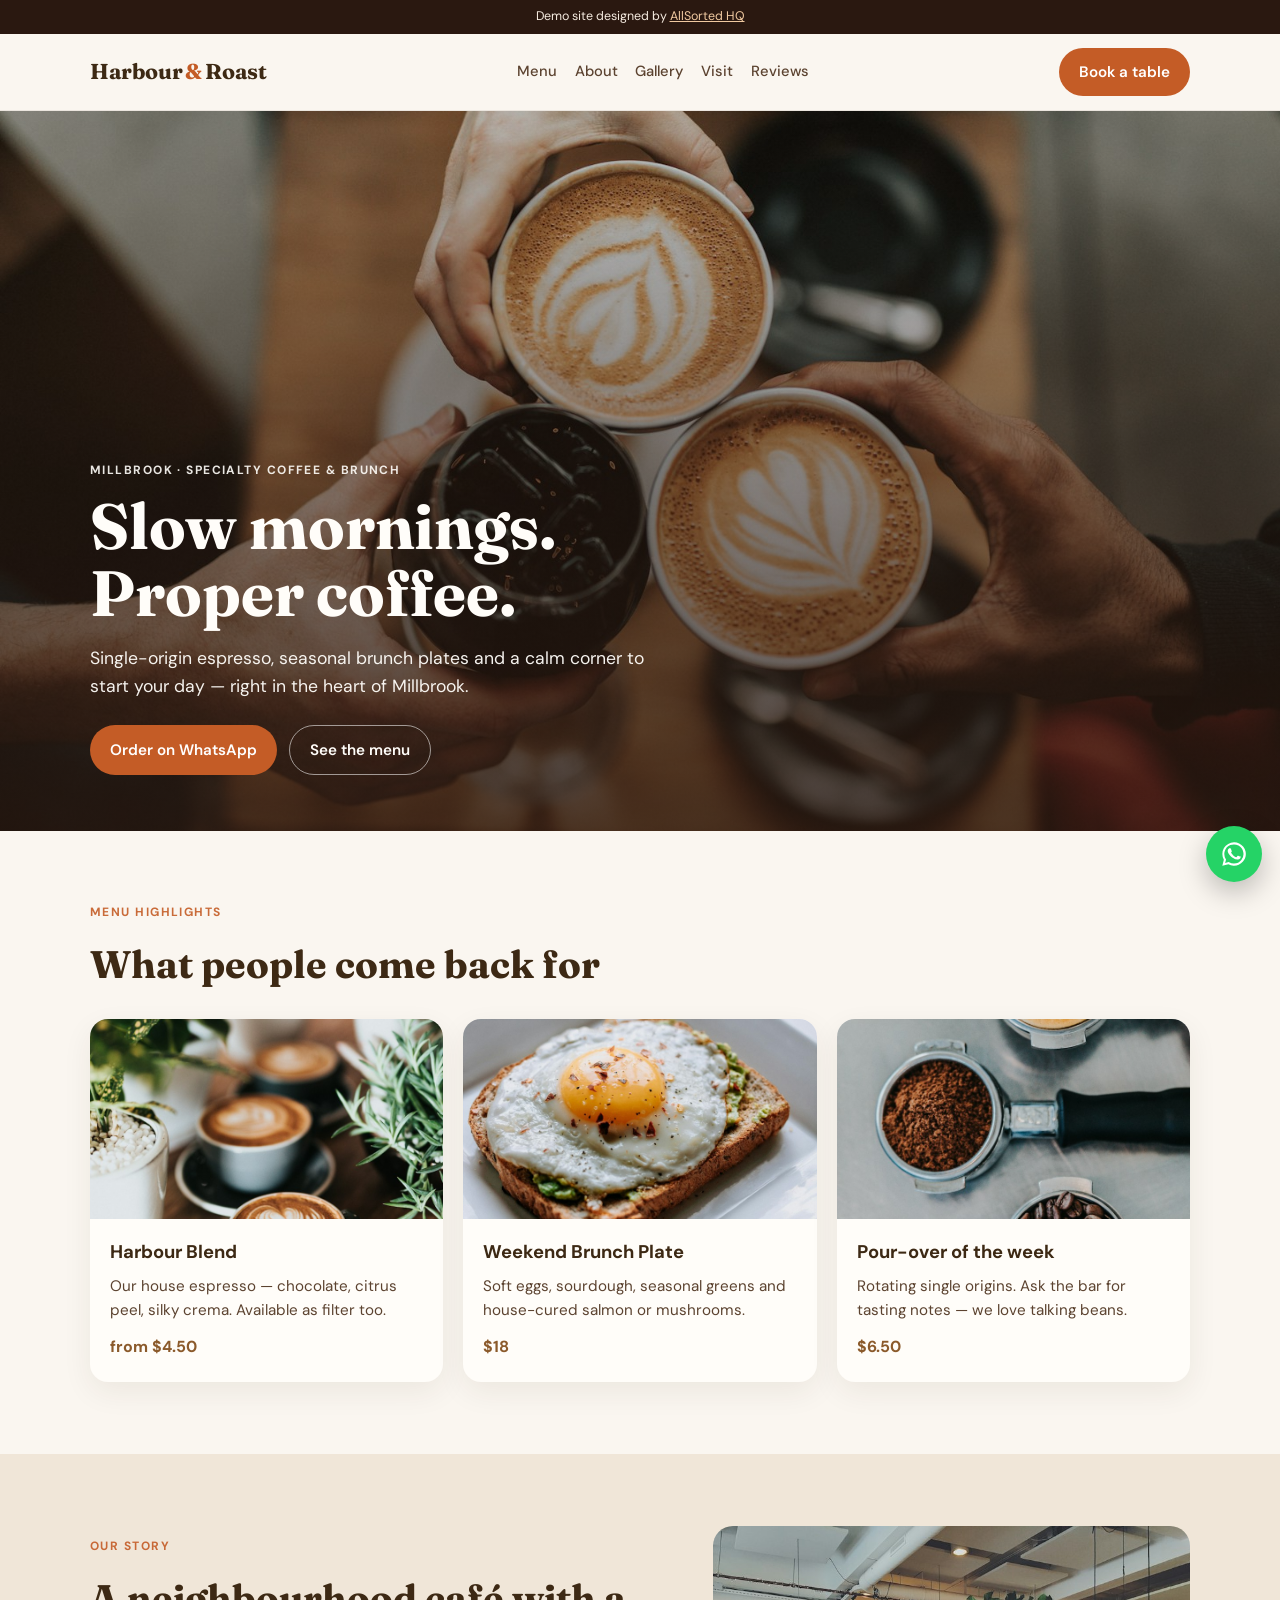
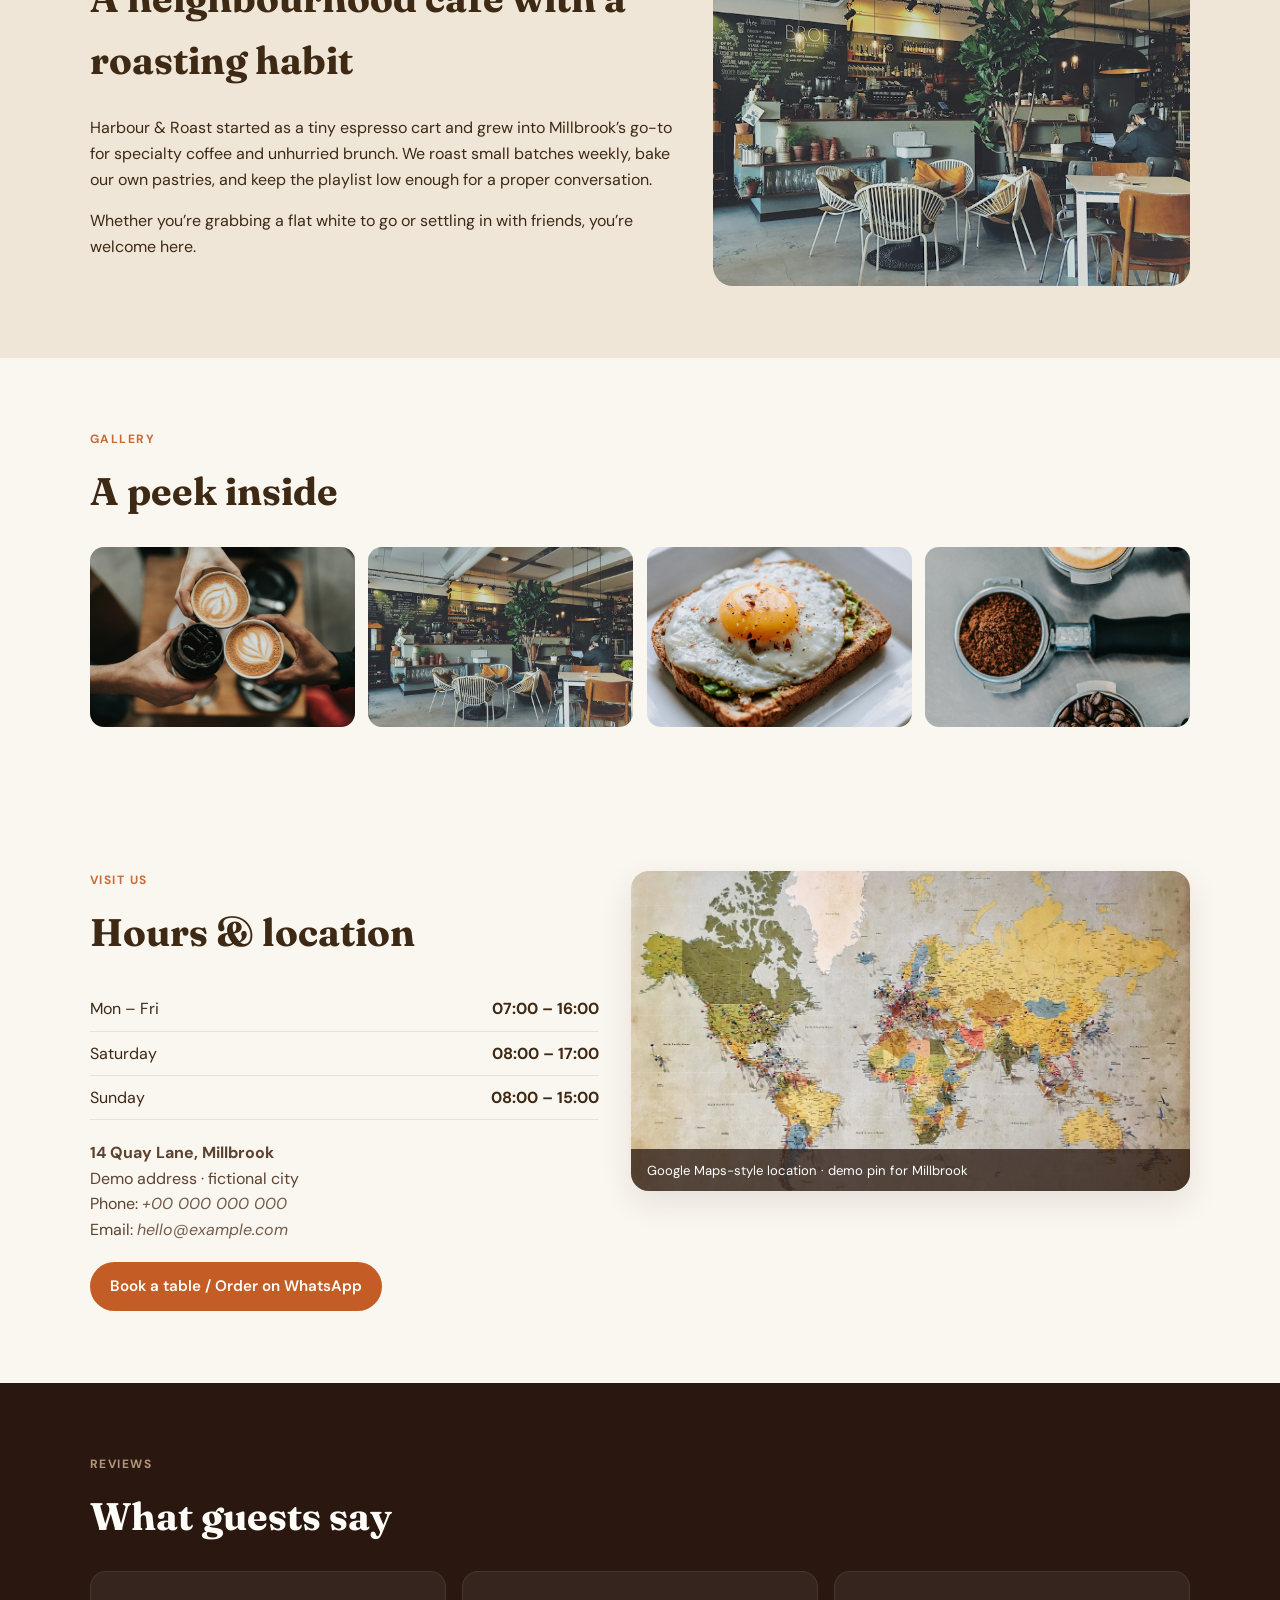
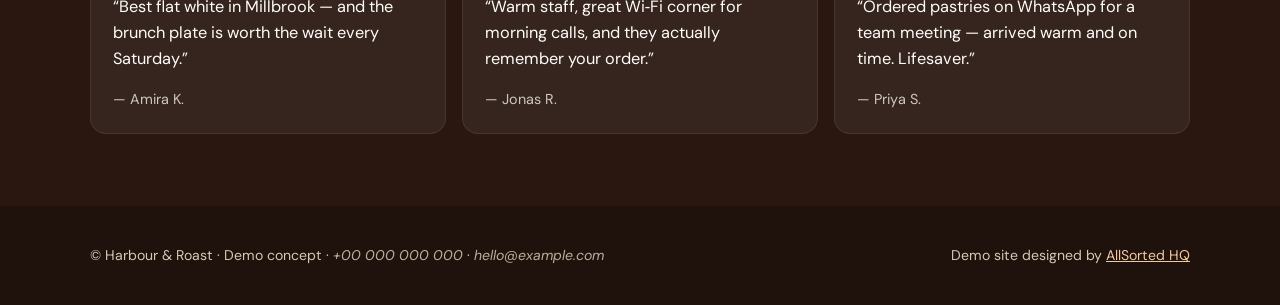
<file: demos/cafe/index.html>
<!DOCTYPE html>
<html lang="en">
<head>
  <meta charset="utf-8" />
  <meta name="viewport" content="width=device-width, initial-scale=1" />
  <title>Harbour &amp; Roast — Specialty Coffee &amp; Brunch | Millbrook</title>
  <meta name="description" content="Harbour & Roast is a specialty coffee and brunch café in Millbrook. Fresh roasts, weekend brunch, and a warm space to linger. Book a table or order on WhatsApp." />
  <meta name="robots" content="noindex, nofollow" />
  <meta name="theme-color" content="#3D2914" />
  <meta property="og:title" content="Harbour & Roast — Specialty Coffee & Brunch" />
  <meta property="og:description" content="Specialty coffee, weekend brunch and a warm space to linger in Millbrook." />
  <meta property="og:type" content="website" />
  <link rel="preconnect" href="https://fonts.googleapis.com" />
  <link rel="preconnect" href="https://fonts.gstatic.com" crossorigin />
  <link href="https://fonts.googleapis.com/css2?family=Fraunces:opsz,wght@9..144,500;700&family=DM+Sans:wght@400;500;600;700&display=swap" rel="stylesheet" />
  <link rel="stylesheet" href="styles.css" />
</head>
<body>
  <div class="demo-banner">Demo site designed by <a href="https://allsortedhq.github.io" target="_blank" rel="noopener">AllSorted HQ</a></div>

  <header class="site-header">
    <div class="wrap header-inner">
      <a class="logo" href="#top">Harbour<span>&amp;</span>Roast</a>
      <nav aria-label="Primary">
        <a href="#menu">Menu</a>
        <a href="#about">About</a>
        <a href="#gallery">Gallery</a>
        <a href="#visit">Visit</a>
        <a href="#reviews">Reviews</a>
      </nav>
      <a class="btn btn-solid" href="https://wa.me/00000000000" target="_blank" rel="noopener">Book a table</a>
    </div>
  </header>

  <main id="top">
    <section class="hero">
      <img class="hero-img" src="images/cafe-hero.jpg" alt="Freshly poured specialty coffee latte art" width="1600" height="900" />
      <div class="hero-overlay">
        <div class="wrap">
          <p class="eyebrow">Millbrook · Specialty coffee &amp; brunch</p>
          <h1>Slow mornings.<br />Proper coffee.</h1>
          <p class="lead">Single-origin espresso, seasonal brunch plates and a calm corner to start your day — right in the heart of Millbrook.</p>
          <div class="btn-row">
            <a class="btn btn-solid" href="https://wa.me/00000000000" target="_blank" rel="noopener">Order on WhatsApp</a>
            <a class="btn btn-ghost" href="#menu">See the menu</a>
          </div>
        </div>
      </div>
    </section>

    <section class="section" id="menu">
      <div class="wrap">
        <p class="eyebrow">Menu highlights</p>
        <h2>What people come back for</h2>
        <div class="menu-grid">
          <article class="menu-card">
            <img src="images/cafe-food1.jpg" alt="Espresso in a ceramic cup" width="800" height="600" loading="lazy" />
            <div>
              <h3>Harbour Blend</h3>
              <p>Our house espresso — chocolate, citrus peel, silky crema. Available as filter too.</p>
              <span class="price">from $4.50</span>
            </div>
          </article>
          <article class="menu-card">
            <img src="images/cafe-brunch.jpg" alt="Brunch plate with eggs and toast" width="800" height="600" loading="lazy" />
            <div>
              <h3>Weekend Brunch Plate</h3>
              <p>Soft eggs, sourdough, seasonal greens and house-cured salmon or mushrooms.</p>
              <span class="price">$18</span>
            </div>
          </article>
          <article class="menu-card">
            <img src="images/cafe-food2.jpg" alt="Pour-over coffee brewing" width="800" height="600" loading="lazy" />
            <div>
              <h3>Pour-over of the week</h3>
              <p>Rotating single origins. Ask the bar for tasting notes — we love talking beans.</p>
              <span class="price">$6.50</span>
            </div>
          </article>
        </div>
      </div>
    </section>

    <section class="section about" id="about">
      <div class="wrap about-grid">
        <div>
          <p class="eyebrow">Our story</p>
          <h2>A neighbourhood café with a roasting habit</h2>
          <p>Harbour &amp; Roast started as a tiny espresso cart and grew into Millbrook’s go-to for specialty coffee and unhurried brunch. We roast small batches weekly, bake our own pastries, and keep the playlist low enough for a proper conversation.</p>
          <p>Whether you’re grabbing a flat white to go or settling in with friends, you’re welcome here.</p>
        </div>
        <img src="images/cafe-interior.jpg" alt="Warm café interior with wooden tables" width="800" height="600" loading="lazy" />
      </div>
    </section>

    <section class="section gallery" id="gallery">
      <div class="wrap">
        <p class="eyebrow">Gallery</p>
        <h2>A peek inside</h2>
        <div class="gallery-grid">
          <img src="images/cafe-hero.jpg" alt="Latte art close-up" loading="lazy" />
          <img src="images/cafe-interior.jpg" alt="Café seating" loading="lazy" />
          <img src="images/cafe-brunch.jpg" alt="Brunch spread" loading="lazy" />
          <img src="images/cafe-food2.jpg" alt="Coffee brewing" loading="lazy" />
        </div>
      </div>
    </section>

    <section class="section visit" id="visit">
      <div class="wrap visit-grid">
        <div>
          <p class="eyebrow">Visit us</p>
          <h2>Hours &amp; location</h2>
          <ul class="hours">
            <li><span>Mon – Fri</span><strong>07:00 – 16:00</strong></li>
            <li><span>Saturday</span><strong>08:00 – 17:00</strong></li>
            <li><span>Sunday</span><strong>08:00 – 15:00</strong></li>
          </ul>
          <p class="address"><strong>14 Quay Lane, Millbrook</strong><br />Demo address · fictional city<br />Phone: <span class="demo-contact">+00 000 000 000</span><br />Email: <span class="demo-contact">hello@example.com</span></p>
          <a class="btn btn-solid" href="https://wa.me/00000000000" target="_blank" rel="noopener">Book a table / Order on WhatsApp</a>
        </div>
        <div class="map-block" aria-label="Location map">
          <img src="images/map-placeholder.jpg" alt="Map view of a riverside town — demo location" loading="lazy" />
          <p class="map-caption">Google Maps-style location · demo pin for Millbrook</p>
        </div>
      </div>
    </section>

    <section class="section reviews" id="reviews">
      <div class="wrap">
        <p class="eyebrow">Reviews</p>
        <h2>What guests say</h2>
        <div class="review-grid">
          <blockquote>
            <p>“Best flat white in Millbrook — and the brunch plate is worth the wait every Saturday.”</p>
            <cite>— Amira K.</cite>
          </blockquote>
          <blockquote>
            <p>“Warm staff, great Wi‑Fi corner for morning calls, and they actually remember your order.”</p>
            <cite>— Jonas R.</cite>
          </blockquote>
          <blockquote>
            <p>“Ordered pastries on WhatsApp for a team meeting — arrived warm and on time. Lifesaver.”</p>
            <cite>— Priya S.</cite>
          </blockquote>
        </div>
      </div>
    </section>
  </main>

  <footer class="site-footer">
    <div class="wrap footer-inner">
      <p>© Harbour &amp; Roast · Demo concept · <span class="demo-contact">+00 000 000 000</span> · <span class="demo-contact">hello@example.com</span></p>
      <p class="credit">Demo site designed by <a href="https://allsortedhq.github.io">AllSorted HQ</a></p>
    </div>
  </footer>

  <a class="wa-float" href="https://wa.me/00000000000" target="_blank" rel="noopener" aria-label="Chat on WhatsApp">
    <svg viewBox="0 0 24 24" width="28" height="28" aria-hidden="true"><path fill="currentColor" d="M17.5 14.4c-.3-.1-1.6-.8-1.8-.9-.2-.1-.4-.1-.6.1-.2.3-.7.9-.8 1-.2.1-.3.2-.6.1-.3-.1-1.2-.4-2.3-1.5-1-.9-1.6-1.9-1.8-2.2-.2-.3 0-.4.1-.6.1-.1.3-.4.4-.5.1-.2.1-.3 0-.5-.1-.1-.6-1.4-.8-1.9-.2-.5-.4-.4-.6-.4h-.5c-.2 0-.5.1-.7.3-.3.3-.9.9-.9 2.1s1 2.4 1.1 2.6c.1.2 1.9 2.9 4.6 4 .6.3 1.2.4 1.6.5.7.2 1.3.2 1.8.1.5-.1 1.6-.7 1.8-1.3.2-.6.2-1.2.2-1.3 0-.1-.2-.2-.5-.3z"/><path fill="currentColor" d="M12 2a10 10 0 0 0-8.7 14.9L2 22l5.2-1.3A10 10 0 1 0 12 2zm0 18.2a8.2 8.2 0 0 1-4.2-1.1l-.3-.2-3.1.8.8-3-.2-.3A8.2 8.2 0 1 1 12 20.2z"/></svg>
  </a>
</body>
</html>
</file>
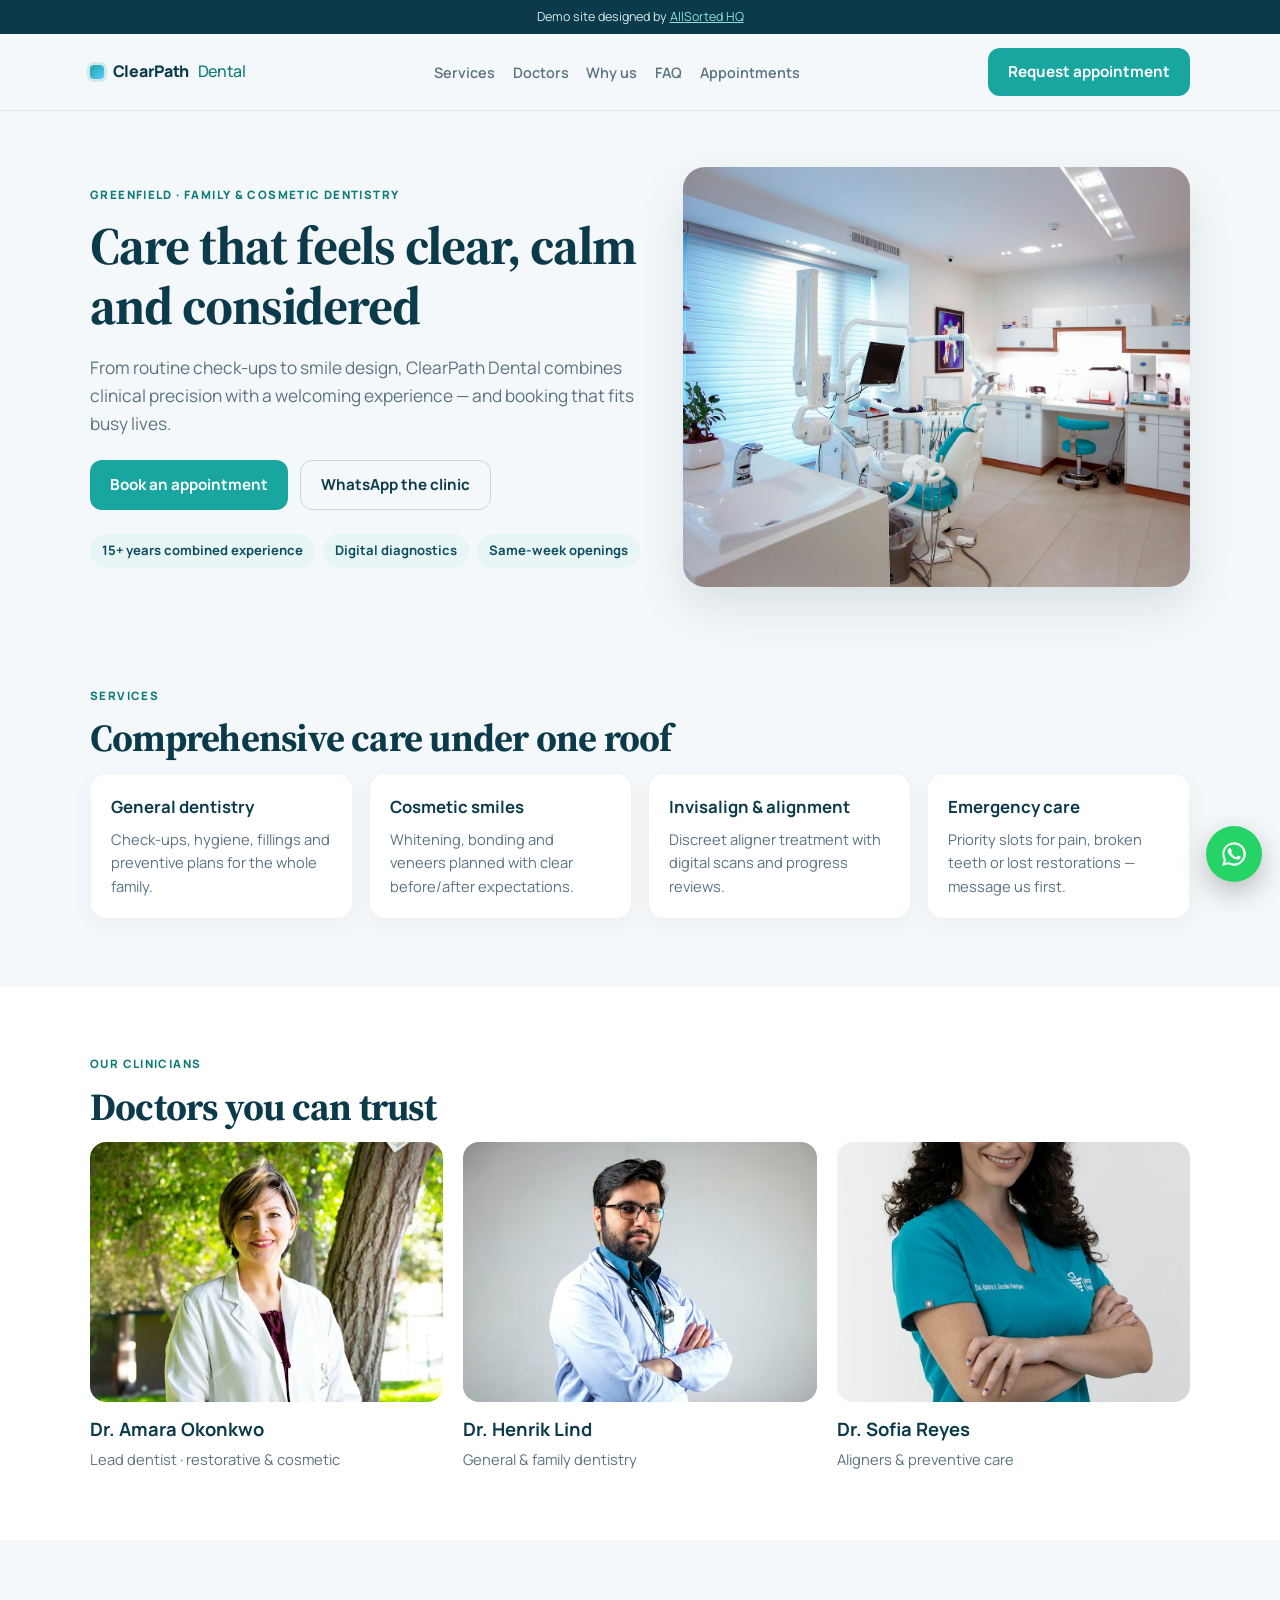
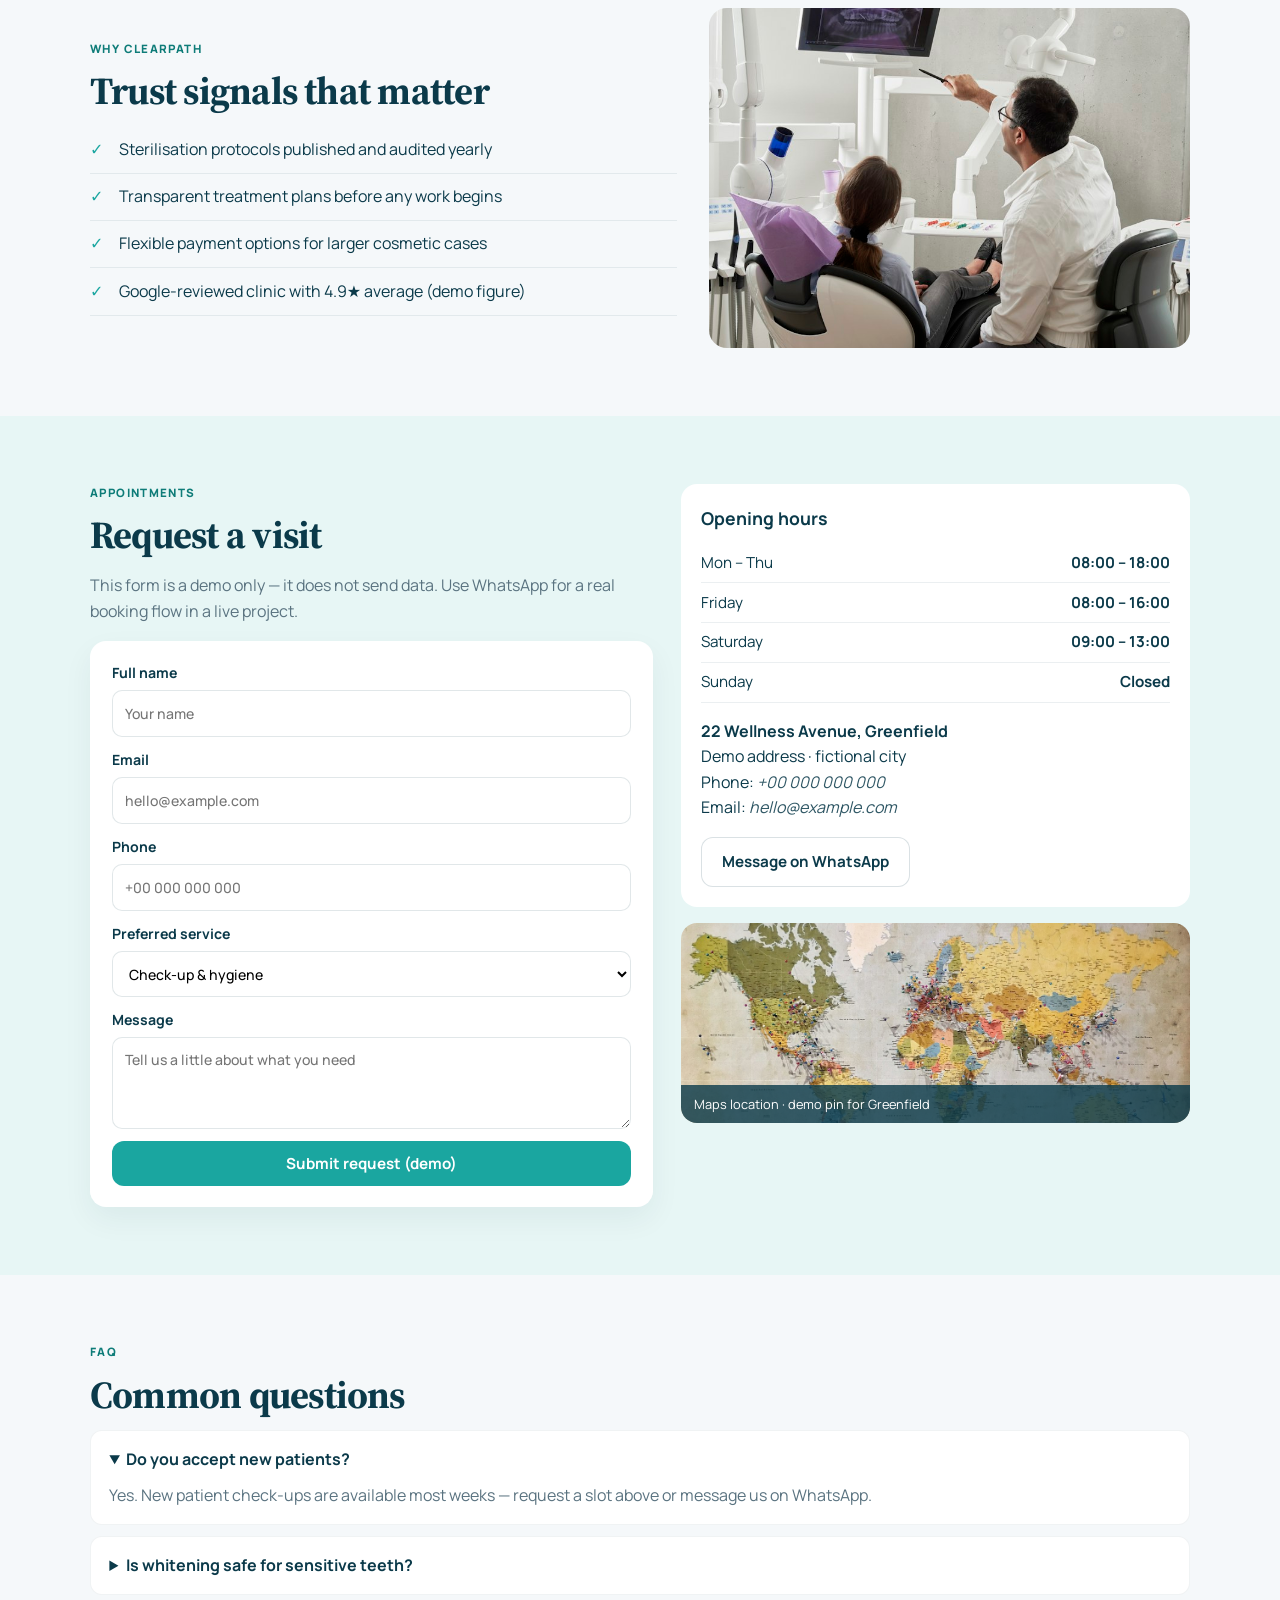
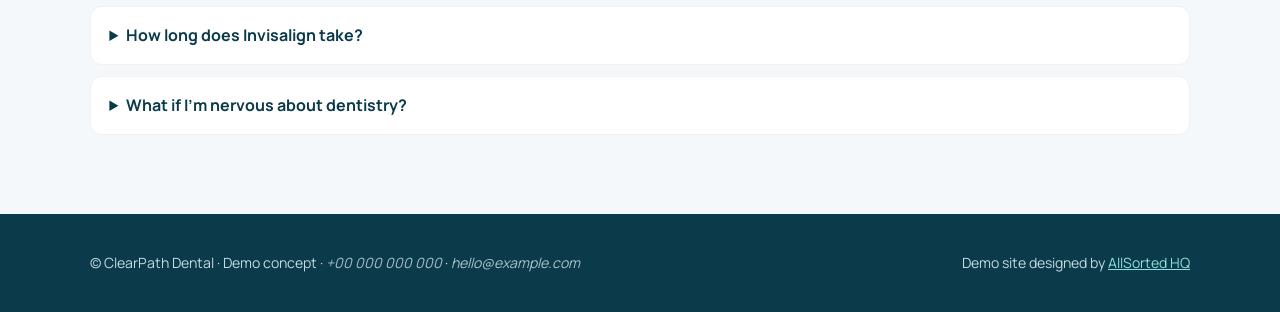
<file: demos/clinic/index.html>
<!DOCTYPE html>
<html lang="en">
<head>
  <meta charset="utf-8" />
  <meta name="viewport" content="width=device-width, initial-scale=1" />
  <title>ClearPath Dental — Family &amp; Cosmetic Dentistry | Greenfield</title>
  <meta name="description" content="ClearPath Dental offers gentle family and cosmetic dentistry in Greenfield. Experienced clinicians, transparent care and easy online appointment requests." />
  <meta name="robots" content="noindex, nofollow" />
  <meta name="theme-color" content="#0B3A4A" />
  <meta property="og:title" content="ClearPath Dental — Greenfield" />
  <meta property="og:description" content="Gentle family and cosmetic dentistry. Request an appointment online." />
  <meta property="og:type" content="website" />
  <link rel="preconnect" href="https://fonts.googleapis.com" />
  <link rel="preconnect" href="https://fonts.gstatic.com" crossorigin />
  <link href="https://fonts.googleapis.com/css2?family=Manrope:wght@400;500;600;700;800&family=Source+Serif+4:opsz,wght@8..60,500;600;700&display=swap" rel="stylesheet" />
  <link rel="stylesheet" href="styles.css" />
</head>
<body>
  <div class="demo-banner">Demo site designed by <a href="https://allsortedhq.github.io" target="_blank" rel="noopener">AllSorted HQ</a></div>

  <header class="site-header">
    <div class="wrap header-inner">
      <a class="logo" href="#top">
        <span class="mark" aria-hidden="true"></span>
        ClearPath <em>Dental</em>
      </a>
      <nav aria-label="Primary">
        <a href="#services">Services</a>
        <a href="#doctors">Doctors</a>
        <a href="#trust">Why us</a>
        <a href="#faq">FAQ</a>
        <a href="#appoint">Appointments</a>
      </nav>
      <a class="btn btn-teal" href="#appoint">Request appointment</a>
    </div>
  </header>

  <main id="top">
    <section class="hero">
      <div class="wrap hero-grid">
        <div>
          <p class="eyebrow">Greenfield · Family &amp; cosmetic dentistry</p>
          <h1>Care that feels clear, calm and considered</h1>
          <p class="lead">From routine check-ups to smile design, ClearPath Dental combines clinical precision with a welcoming experience — and booking that fits busy lives.</p>
          <div class="btn-row">
            <a class="btn btn-teal" href="#appoint">Book an appointment</a>
            <a class="btn btn-ghost" href="https://wa.me/00000000000" target="_blank" rel="noopener">WhatsApp the clinic</a>
          </div>
          <ul class="trust-pills" aria-label="Trust signals">
            <li>15+ years combined experience</li>
            <li>Digital diagnostics</li>
            <li>Same-week openings</li>
          </ul>
        </div>
        <div class="hero-card">
          <img src="images/clinic-hero.jpg" alt="Bright modern dental treatment room" width="1200" height="900" />
        </div>
      </div>
    </section>

    <section class="section" id="services">
      <div class="wrap">
        <p class="eyebrow">Services</p>
        <h2>Comprehensive care under one roof</h2>
        <div class="service-grid">
          <article>
            <h3>General dentistry</h3>
            <p>Check-ups, hygiene, fillings and preventive plans for the whole family.</p>
          </article>
          <article>
            <h3>Cosmetic smiles</h3>
            <p>Whitening, bonding and veneers planned with clear before/after expectations.</p>
          </article>
          <article>
            <h3>Invisalign &amp; alignment</h3>
            <p>Discreet aligner treatment with digital scans and progress reviews.</p>
          </article>
          <article>
            <h3>Emergency care</h3>
            <p>Priority slots for pain, broken teeth or lost restorations — message us first.</p>
          </article>
        </div>
      </div>
    </section>

    <section class="section doctors" id="doctors">
      <div class="wrap">
        <p class="eyebrow">Our clinicians</p>
        <h2>Doctors you can trust</h2>
        <div class="doc-grid">
          <article>
            <img src="images/clinic-doc1.jpg" alt="Dr. Amara Okonkwo" loading="lazy" />
            <h3>Dr. Amara Okonkwo</h3>
            <p>Lead dentist · restorative &amp; cosmetic</p>
          </article>
          <article>
            <img src="images/clinic-doc2.jpg" alt="Dr. Henrik Lind" loading="lazy" />
            <h3>Dr. Henrik Lind</h3>
            <p>General &amp; family dentistry</p>
          </article>
          <article>
            <img src="images/clinic-doc3.jpg" alt="Dr. Sofia Reyes" loading="lazy" />
            <h3>Dr. Sofia Reyes</h3>
            <p>Aligners &amp; preventive care</p>
          </article>
        </div>
      </div>
    </section>

    <section class="section trust" id="trust">
      <div class="wrap trust-grid">
        <div>
          <p class="eyebrow">Why ClearPath</p>
          <h2>Trust signals that matter</h2>
          <ul class="checklist">
            <li>Sterilisation protocols published and audited yearly</li>
            <li>Transparent treatment plans before any work begins</li>
            <li>Flexible payment options for larger cosmetic cases</li>
            <li>Google-reviewed clinic with 4.9★ average (demo figure)</li>
          </ul>
        </div>
        <img src="images/clinic-chair.jpg" alt="Dental chair in a clean clinic room" loading="lazy" />
      </div>
    </section>

    <section class="section appoint" id="appoint">
      <div class="wrap appoint-grid">
        <div>
          <p class="eyebrow">Appointments</p>
          <h2>Request a visit</h2>
          <p class="muted">This form is a demo only — it does not send data. Use WhatsApp for a real booking flow in a live project.</p>
          <form class="appt-form" onsubmit="event.preventDefault(); document.getElementById('form-note').hidden=false;">
            <label>Full name<input type="text" name="name" placeholder="Your name" required /></label>
            <label>Email<input type="email" name="email" placeholder="hello@example.com" required /></label>
            <label>Phone<input type="tel" name="phone" placeholder="+00 000 000 000" /></label>
            <label>Preferred service
              <select name="service">
                <option>Check-up &amp; hygiene</option>
                <option>Cosmetic consult</option>
                <option>Aligners</option>
                <option>Emergency</option>
              </select>
            </label>
            <label>Message<textarea name="msg" rows="3" placeholder="Tell us a little about what you need"></textarea></label>
            <button class="btn btn-teal" type="submit">Submit request (demo)</button>
            <p id="form-note" class="form-note" hidden>Thanks — this is a demo form. No message was sent.</p>
          </form>
        </div>
        <aside>
          <div class="hours-card">
            <h3>Opening hours</h3>
            <ul class="hours">
              <li><span>Mon – Thu</span><strong>08:00 – 18:00</strong></li>
              <li><span>Friday</span><strong>08:00 – 16:00</strong></li>
              <li><span>Saturday</span><strong>09:00 – 13:00</strong></li>
              <li><span>Sunday</span><strong>Closed</strong></li>
            </ul>
            <p><strong>22 Wellness Avenue, Greenfield</strong><br />Demo address · fictional city<br />Phone: <span class="demo-contact">+00 000 000 000</span><br />Email: <span class="demo-contact">hello@example.com</span></p>
            <a class="btn btn-outline" href="https://wa.me/00000000000" target="_blank" rel="noopener">Message on WhatsApp</a>
          </div>
          <div class="map-block">
            <img src="images/map-placeholder.jpg" alt="Map placeholder for Greenfield demo clinic" loading="lazy" />
            <p class="map-caption">Maps location · demo pin for Greenfield</p>
          </div>
        </aside>
      </div>
    </section>

    <section class="section faq" id="faq">
      <div class="wrap">
        <p class="eyebrow">FAQ</p>
        <h2>Common questions</h2>
        <div class="faq-list">
          <details open>
            <summary>Do you accept new patients?</summary>
            <p>Yes. New patient check-ups are available most weeks — request a slot above or message us on WhatsApp.</p>
          </details>
          <details>
            <summary>Is whitening safe for sensitive teeth?</summary>
            <p>We assess enamel and gum health first, then recommend an in-clinic or take-home protocol suited to your sensitivity.</p>
          </details>
          <details>
            <summary>How long does Invisalign take?</summary>
            <p>Typical cases run 6–18 months. After a digital scan we share a clear timeline and fee before you commit.</p>
          </details>
          <details>
            <summary>What if I’m nervous about dentistry?</summary>
            <p>Tell us when you book. We offer longer appointments, breaks on request, and a calm, step-by-step approach.</p>
          </details>
        </div>
      </div>
    </section>
  </main>

  <footer class="site-footer">
    <div class="wrap footer-inner">
      <p>© ClearPath Dental · Demo concept · <span class="demo-contact">+00 000 000 000</span> · <span class="demo-contact">hello@example.com</span></p>
      <p class="credit">Demo site designed by <a href="https://allsortedhq.github.io">AllSorted HQ</a></p>
    </div>
  </footer>

  <a class="wa-float" href="https://wa.me/00000000000" target="_blank" rel="noopener" aria-label="Chat on WhatsApp">
    <svg viewBox="0 0 24 24" width="28" height="28" aria-hidden="true"><path fill="currentColor" d="M17.5 14.4c-.3-.1-1.6-.8-1.8-.9-.2-.1-.4-.1-.6.1-.2.3-.7.9-.8 1-.2.1-.3.2-.6.1-.3-.1-1.2-.4-2.3-1.5-1-.9-1.6-1.9-1.8-2.2-.2-.3 0-.4.1-.6.1-.1.3-.4.4-.5.1-.2.1-.3 0-.5-.1-.1-.6-1.4-.8-1.9-.2-.5-.4-.4-.6-.4h-.5c-.2 0-.5.1-.7.3-.3.3-.9.9-.9 2.1s1 2.4 1.1 2.6c.1.2 1.9 2.9 4.6 4 .6.3 1.2.4 1.6.5.7.2 1.3.2 1.8.1.5-.1 1.6-.7 1.8-1.3.2-.6.2-1.2.2-1.3 0-.1-.2-.2-.5-.3z"/><path fill="currentColor" d="M12 2a10 10 0 0 0-8.7 14.9L2 22l5.2-1.3A10 10 0 1 0 12 2zm0 18.2a8.2 8.2 0 0 1-4.2-1.1l-.3-.2-3.1.8.8-3-.2-.3A8.2 8.2 0 1 1 12 20.2z"/></svg>
  </a>
</body>
</html>
</file>
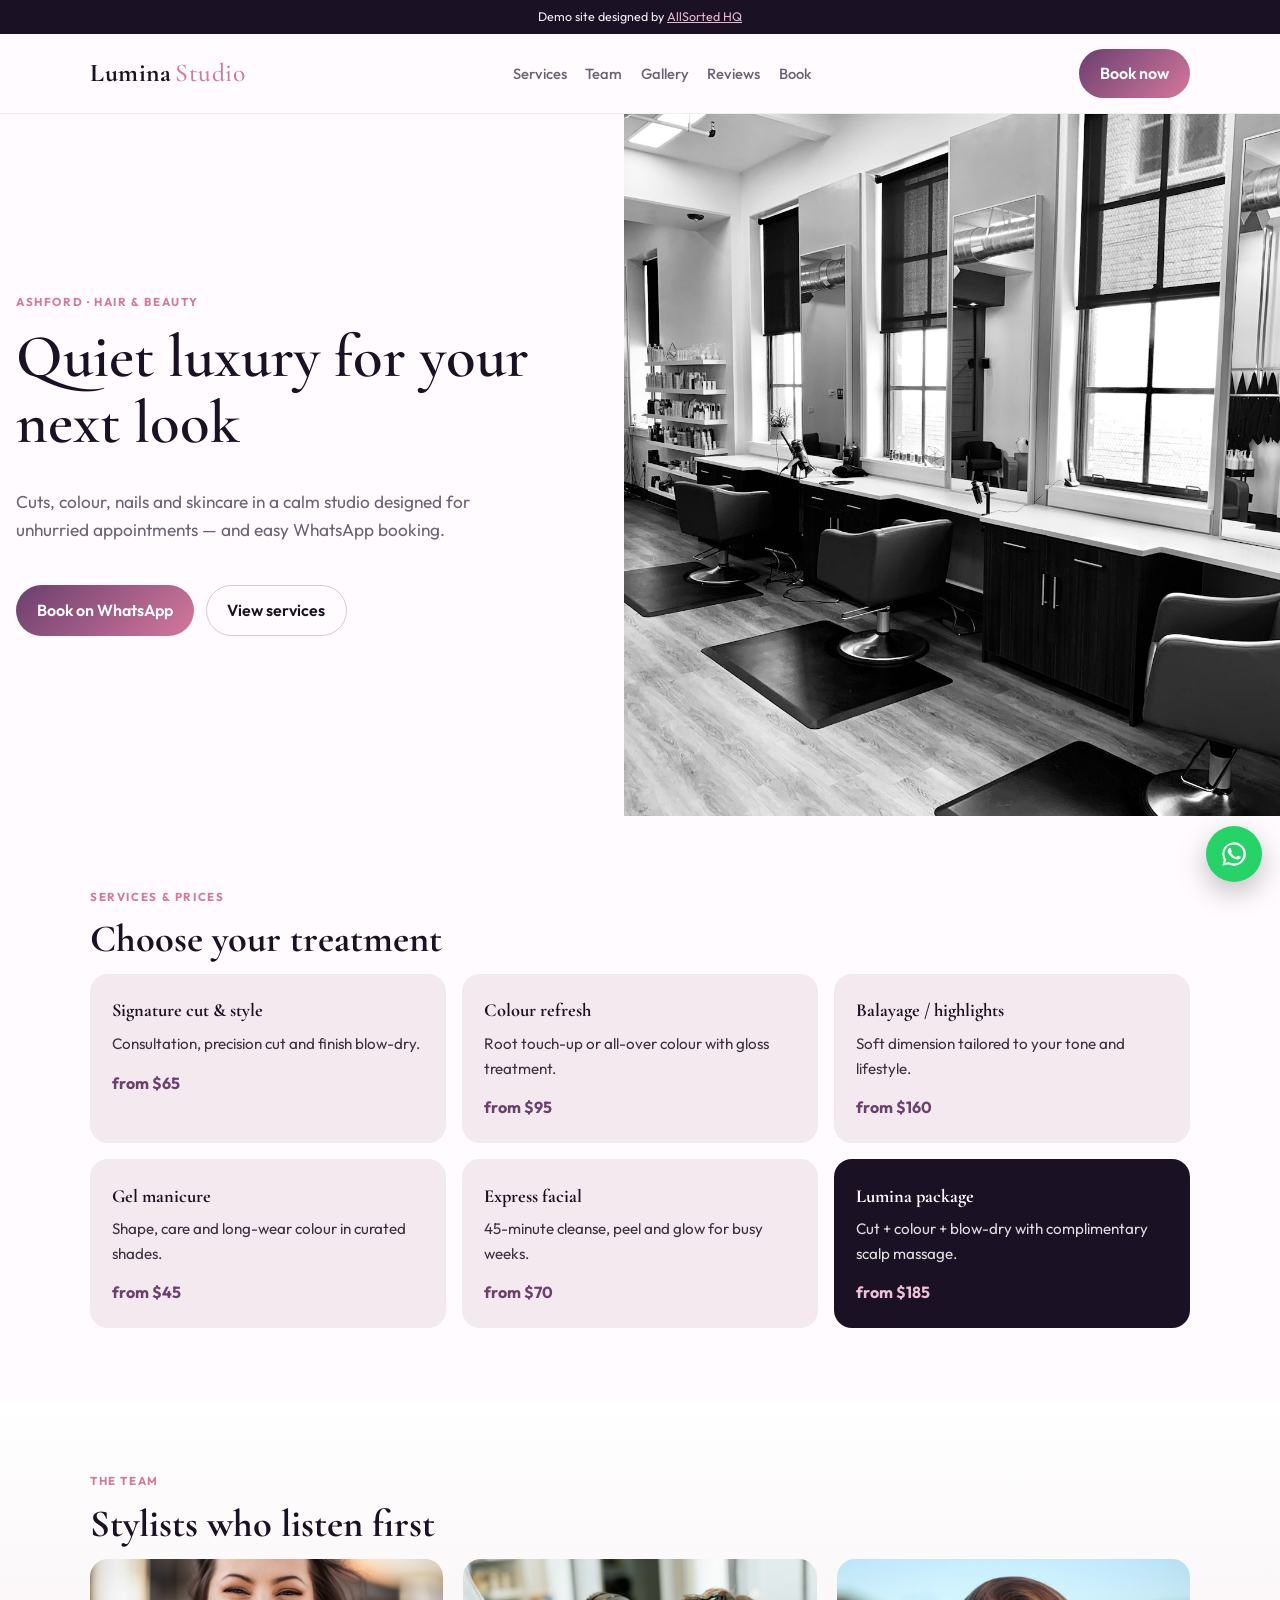
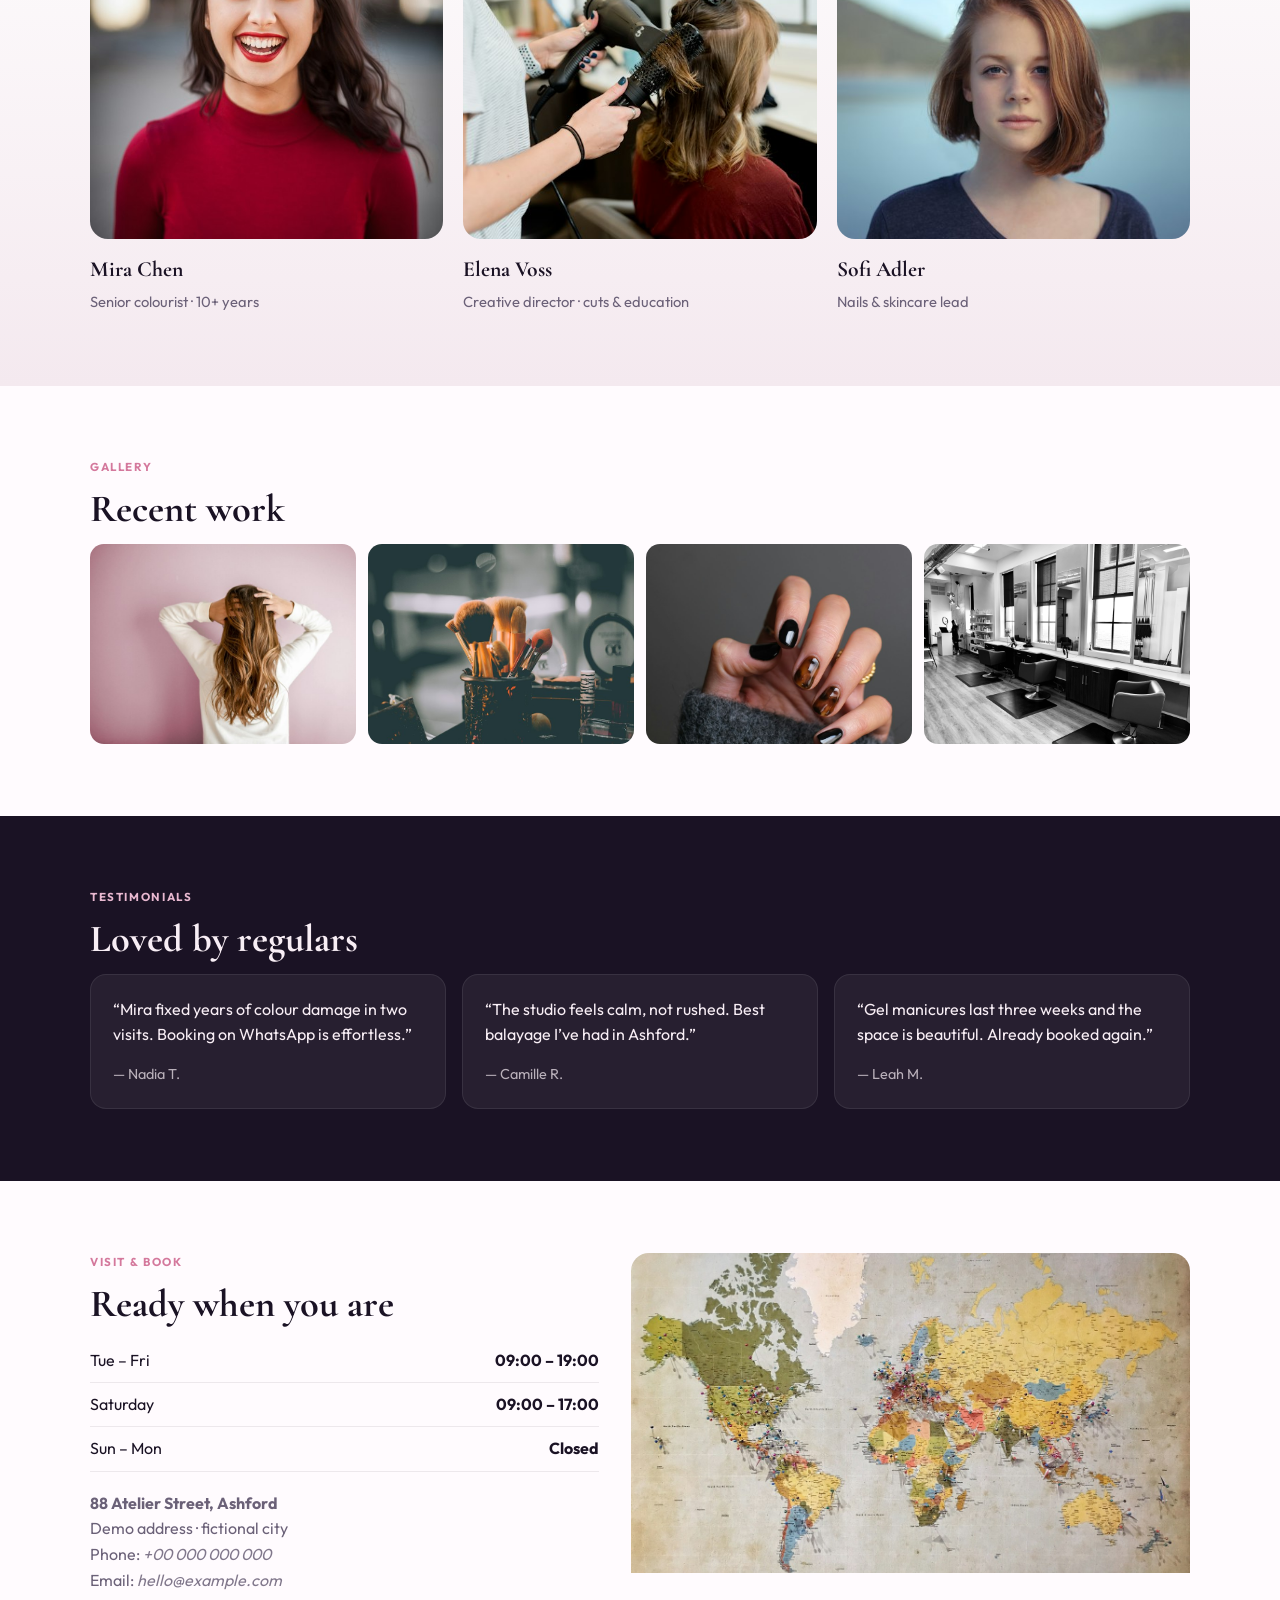
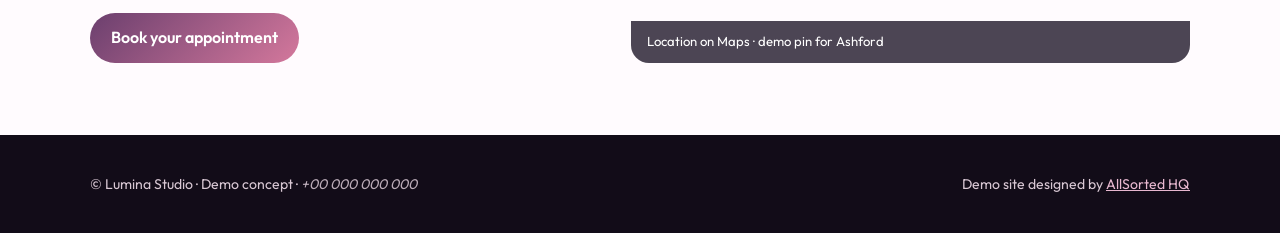
<file: demos/salon/index.html>
<!DOCTYPE html>
<html lang="en">
<head>
  <meta charset="utf-8" />
  <meta name="viewport" content="width=device-width, initial-scale=1" />
  <title>Lumina Studio — Hair &amp; Beauty Salon | Ashford</title>
  <meta name="description" content="Lumina Studio is a modern hair and beauty salon in Ashford. Cuts, colour, nails and skincare with a calm, design-led experience. Book your visit on WhatsApp." />
  <meta name="robots" content="noindex, nofollow" />
  <meta name="theme-color" content="#1A1224" />
  <meta property="og:title" content="Lumina Studio — Hair & Beauty" />
  <meta property="og:description" content="Modern hair and beauty salon in Ashford. Book on WhatsApp." />
  <meta property="og:type" content="website" />
  <link rel="preconnect" href="https://fonts.googleapis.com" />
  <link rel="preconnect" href="https://fonts.gstatic.com" crossorigin />
  <link href="https://fonts.googleapis.com/css2?family=Cormorant+Garamond:wght@500;600;700&family=Outfit:wght@400;500;600;700&display=swap" rel="stylesheet" />
  <link rel="stylesheet" href="styles.css" />
</head>
<body>
  <div class="demo-banner">Demo site designed by <a href="https://allsortedhq.github.io" target="_blank" rel="noopener">AllSorted HQ</a></div>

  <header class="site-header">
    <div class="wrap header-inner">
      <a class="logo" href="#top">Lumina<span>Studio</span></a>
      <nav aria-label="Primary">
        <a href="#services">Services</a>
        <a href="#team">Team</a>
        <a href="#gallery">Gallery</a>
        <a href="#testimonials">Reviews</a>
        <a href="#book">Book</a>
      </nav>
      <a class="btn btn-primary" href="https://wa.me/00000000000" target="_blank" rel="noopener">Book now</a>
    </div>
  </header>

  <main id="top">
    <section class="hero">
      <div class="hero-copy wrap">
        <p class="eyebrow">Ashford · Hair &amp; beauty</p>
        <h1>Quiet luxury for your next look</h1>
        <p class="lead">Cuts, colour, nails and skincare in a calm studio designed for unhurried appointments — and easy WhatsApp booking.</p>
        <div class="btn-row">
          <a class="btn btn-primary" href="https://wa.me/00000000000" target="_blank" rel="noopener">Book on WhatsApp</a>
          <a class="btn btn-outline" href="#services">View services</a>
        </div>
      </div>
      <div class="hero-media">
        <img src="images/salon-hero.jpg" alt="Modern salon interior with styling chairs" width="1600" height="1000" />
      </div>
    </section>

    <section class="section" id="services">
      <div class="wrap">
        <p class="eyebrow">Services &amp; prices</p>
        <h2>Choose your treatment</h2>
        <div class="service-grid">
          <article class="service-card">
            <h3>Signature cut &amp; style</h3>
            <p>Consultation, precision cut and finish blow-dry.</p>
            <span class="price">from $65</span>
          </article>
          <article class="service-card">
            <h3>Colour refresh</h3>
            <p>Root touch-up or all-over colour with gloss treatment.</p>
            <span class="price">from $95</span>
          </article>
          <article class="service-card">
            <h3>Balayage / highlights</h3>
            <p>Soft dimension tailored to your tone and lifestyle.</p>
            <span class="price">from $160</span>
          </article>
          <article class="service-card">
            <h3>Gel manicure</h3>
            <p>Shape, care and long-wear colour in curated shades.</p>
            <span class="price">from $45</span>
          </article>
          <article class="service-card">
            <h3>Express facial</h3>
            <p>45-minute cleanse, peel and glow for busy weeks.</p>
            <span class="price">from $70</span>
          </article>
          <article class="service-card featured">
            <h3>Lumina package</h3>
            <p>Cut + colour + blow-dry with complimentary scalp massage.</p>
            <span class="price">from $185</span>
          </article>
        </div>
      </div>
    </section>

    <section class="section team" id="team">
      <div class="wrap">
        <p class="eyebrow">The team</p>
        <h2>Stylists who listen first</h2>
        <div class="team-grid">
          <article>
            <img src="images/salon-team1.jpg" alt="Portrait of Mira, senior colourist" loading="lazy" />
            <h3>Mira Chen</h3>
            <p>Senior colourist · 10+ years</p>
          </article>
          <article>
            <img src="images/salon-team2.jpg" alt="Portrait of Elena, creative director" loading="lazy" />
            <h3>Elena Voss</h3>
            <p>Creative director · cuts &amp; education</p>
          </article>
          <article>
            <img src="images/salon-team3.jpg" alt="Portrait of Sofi, nail & skincare lead" loading="lazy" />
            <h3>Sofi Adler</h3>
            <p>Nails &amp; skincare lead</p>
          </article>
        </div>
      </div>
    </section>

    <section class="section gallery" id="gallery">
      <div class="wrap">
        <p class="eyebrow">Gallery</p>
        <h2>Recent work</h2>
        <div class="gallery-grid">
          <img src="images/salon-cut.jpg" alt="Fresh haircut detail" loading="lazy" />
          <img src="images/salon-color.jpg" alt="Hair colour styling" loading="lazy" />
          <img src="images/salon-nails.jpg" alt="Gel manicure" loading="lazy" />
          <img src="images/salon-hero.jpg" alt="Salon floor" loading="lazy" />
        </div>
      </div>
    </section>

    <section class="section testimonials" id="testimonials">
      <div class="wrap">
        <p class="eyebrow">Testimonials</p>
        <h2>Loved by regulars</h2>
        <div class="quote-grid">
          <blockquote>
            <p>“Mira fixed years of colour damage in two visits. Booking on WhatsApp is effortless.”</p>
            <cite>— Nadia T.</cite>
          </blockquote>
          <blockquote>
            <p>“The studio feels calm, not rushed. Best balayage I’ve had in Ashford.”</p>
            <cite>— Camille R.</cite>
          </blockquote>
          <blockquote>
            <p>“Gel manicures last three weeks and the space is beautiful. Already booked again.”</p>
            <cite>— Leah M.</cite>
          </blockquote>
        </div>
      </div>
    </section>

    <section class="section book" id="book">
      <div class="wrap book-grid">
        <div>
          <p class="eyebrow">Visit &amp; book</p>
          <h2>Ready when you are</h2>
          <ul class="hours">
            <li><span>Tue – Fri</span><strong>09:00 – 19:00</strong></li>
            <li><span>Saturday</span><strong>09:00 – 17:00</strong></li>
            <li><span>Sun – Mon</span><strong>Closed</strong></li>
          </ul>
          <p class="address"><strong>88 Atelier Street, Ashford</strong><br />Demo address · fictional city<br />Phone: <span class="demo-contact">+00 000 000 000</span><br />Email: <span class="demo-contact">hello@example.com</span></p>
          <a class="btn btn-primary" href="https://wa.me/00000000000" target="_blank" rel="noopener">Book your appointment</a>
        </div>
        <div class="map-block">
          <img src="images/map-placeholder.jpg" alt="Map placeholder for Ashford demo location" loading="lazy" />
          <p class="map-caption">Location on Maps · demo pin for Ashford</p>
        </div>
      </div>
    </section>
  </main>

  <footer class="site-footer">
    <div class="wrap footer-inner">
      <p>© Lumina Studio · Demo concept · <span class="demo-contact">+00 000 000 000</span></p>
      <p class="credit">Demo site designed by <a href="https://allsortedhq.github.io">AllSorted HQ</a></p>
    </div>
  </footer>

  <a class="wa-float" href="https://wa.me/00000000000" target="_blank" rel="noopener" aria-label="Chat on WhatsApp">
    <svg viewBox="0 0 24 24" width="28" height="28" aria-hidden="true"><path fill="currentColor" d="M17.5 14.4c-.3-.1-1.6-.8-1.8-.9-.2-.1-.4-.1-.6.1-.2.3-.7.9-.8 1-.2.1-.3.2-.6.1-.3-.1-1.2-.4-2.3-1.5-1-.9-1.6-1.9-1.8-2.2-.2-.3 0-.4.1-.6.1-.1.3-.4.4-.5.1-.2.1-.3 0-.5-.1-.1-.6-1.4-.8-1.9-.2-.5-.4-.4-.6-.4h-.5c-.2 0-.5.1-.7.3-.3.3-.9.9-.9 2.1s1 2.4 1.1 2.6c.1.2 1.9 2.9 4.6 4 .6.3 1.2.4 1.6.5.7.2 1.3.2 1.8.1.5-.1 1.6-.7 1.8-1.3.2-.6.2-1.2.2-1.3 0-.1-.2-.2-.5-.3z"/><path fill="currentColor" d="M12 2a10 10 0 0 0-8.7 14.9L2 22l5.2-1.3A10 10 0 1 0 12 2zm0 18.2a8.2 8.2 0 0 1-4.2-1.1l-.3-.2-3.1.8.8-3-.2-.3A8.2 8.2 0 1 1 12 20.2z"/></svg>
  </a>
</body>
</html>
</file>
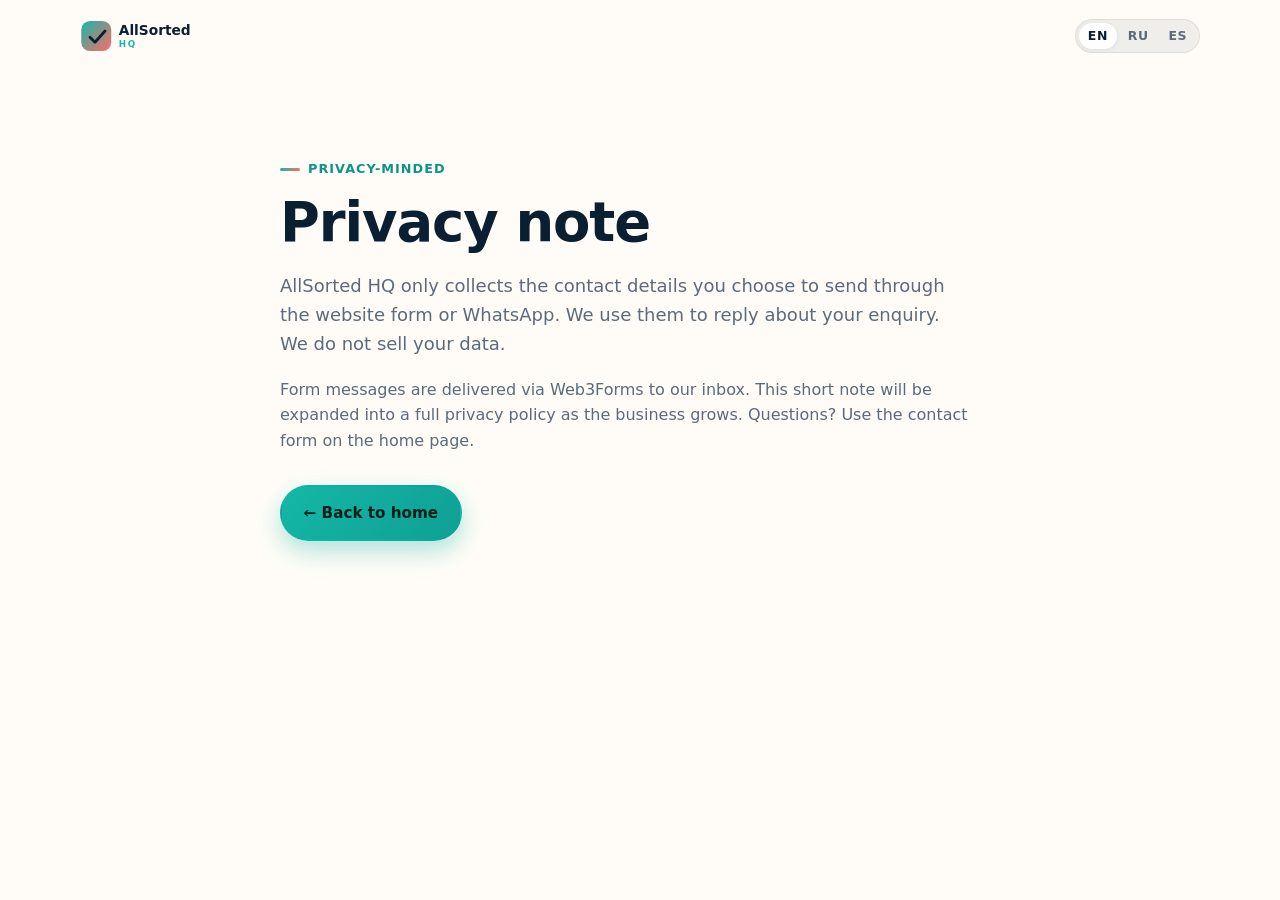
<file: privacy.html>
<!DOCTYPE html>
<html lang="en">
<head>
  <meta charset="utf-8" />
  <meta name="viewport" content="width=device-width, initial-scale=1" />
  <title>Privacy note — AllSorted HQ</title>
  <meta name="robots" content="noindex" />
  <link rel="icon" href="assets/favicon.svg" type="image/svg+xml" />
  <link rel="stylesheet" href="css/styles.css" />
</head>
<body>
  <header class="site-header">
    <div class="container header-inner">
      <a class="logo" href="index.html"><img src="assets/logo.svg" width="160" height="36" alt="AllSorted HQ" /></a>
      <div class="header-tools">
        <div class="lang-switch lang-switch--header" role="group" data-i18n-aria="lang.label" aria-label="Language">
          <button type="button" data-lang="en" aria-pressed="true">EN</button>
          <button type="button" data-lang="ru" aria-pressed="false">RU</button>
          <button type="button" data-lang="es" aria-pressed="false">ES</button>
        </div>
      </div>
    </div>
  </header>
  <main class="section">
    <div class="container" style="max-width:720px">
      <p class="eyebrow" data-i18n="privacy.eyebrow">Privacy-minded</p>
      <h1 data-i18n="privacy.title">Privacy note</h1>
      <p class="lead" data-i18n="privacy.lead">AllSorted HQ only collects the contact details you choose to send through the website form or WhatsApp. We use them to reply about your enquiry. We do not sell your data.</p>
      <p class="muted" data-i18n="privacy.body">Form messages are delivered via Web3Forms to our inbox. This short note will be expanded into a full privacy policy as the business grows. Questions? Use the contact form on the home page.</p>
      <p style="margin-top:2rem"><a class="btn btn-primary" href="index.html" data-i18n="privacy.back">← Back to home</a></p>
    </div>
  </main>
  <script src="js/i18n.js"></script>
  <script>
    document.addEventListener("DOMContentLoaded", function () {
      if (window.AllSortedI18n) {
        AllSortedI18n.init();
        // privacy uses meta title key
        document.title = AllSortedI18n.t("privacy.metaTitle");
        document.addEventListener("allsorted:lang", function () {
          document.title = AllSortedI18n.t("privacy.metaTitle");
        });
      }
    });
  </script>
</body>
</html>
</file>
<file: css/styles.css>
/* AllSorted HQ — marketing site */
:root {
  --navy: #0b1f33;
  --navy-2: #132a42;
  --navy-3: #1c3a56;
  --teal: #14b8a6;
  --teal-2: #0d9488;
  --teal-soft: rgba(20, 184, 166, 0.12);
  --coral: #ff6b6b;
  --coral-2: #f05555;
  --sand: #f6f4ef;
  --cream: #fffcf7;
  --muted: #5b6b7c;
  --line: rgba(11, 31, 51, 0.08);
  --white: #ffffff;
  --shadow: 0 12px 40px rgba(11, 31, 51, 0.08);
  --shadow-lg: 0 24px 60px rgba(11, 31, 51, 0.12);
  --radius: 18px;
  --radius-sm: 12px;
  --max: 1120px;
  --font: "Inter", system-ui, -apple-system, Segoe UI, Roboto, sans-serif;
  --ease: cubic-bezier(0.22, 1, 0.36, 1);
}

*,
*::before,
*::after {
  box-sizing: border-box;
}

html {
  scroll-behavior: smooth;
  scroll-padding-top: 84px;
}

body {
  margin: 0;
  font-family: var(--font);
  color: var(--navy);
  background: var(--cream);
  line-height: 1.6;
  -webkit-font-smoothing: antialiased;
  text-rendering: optimizeLegibility;
}

img,
svg {
  max-width: 100%;
  display: block;
}

a {
  color: var(--teal-2);
  text-decoration-thickness: 1.5px;
  text-underline-offset: 3px;
}
a:hover {
  color: var(--coral);
}

:focus-visible {
  outline: 3px solid var(--teal);
  outline-offset: 3px;
}

.skip-link {
  position: absolute;
  left: -9999px;
  top: 0;
  background: var(--navy);
  color: #fff;
  padding: 0.75rem 1rem;
  z-index: 1000;
}
.skip-link:focus {
  left: 1rem;
  top: 1rem;
}

.container {
  width: min(100% - 2rem, var(--max));
  margin-inline: auto;
}

.section {
  padding: 5rem 0;
}
.section- Tight {
  padding: 3.5rem 0;
}

.eyebrow {
  display: inline-flex;
  align-items: center;
  gap: 0.5rem;
  font-size: 0.8rem;
  font-weight: 700;
  letter-spacing: 0.08em;
  text-transform: uppercase;
  color: var(--teal-2);
  margin: 0 0 0.75rem;
}
.eyebrow::before {
  content: "";
  width: 1.25rem;
  height: 3px;
  border-radius: 99px;
  background: linear-gradient(90deg, var(--teal), var(--coral));
}

h1,
h2,
h3 {
  line-height: 1.15;
  letter-spacing: -0.02em;
  margin: 0 0 0.75rem;
}
h1 {
  font-size: clamp(2.2rem, 4.5vw, 3.4rem);
  font-weight: 800;
}
h2 {
  font-size: clamp(1.7rem, 3vw, 2.35rem);
  font-weight: 800;
}
h3 {
  font-size: 1.15rem;
  font-weight: 700;
}
.lead {
  font-size: 1.125rem;
  color: var(--muted);
  max-width: 42rem;
}
.muted {
  color: var(--muted);
}
.center {
  text-align: center;
}
.center .lead {
  margin-inline: auto;
}

/* Buttons */
.btn {
  display: inline-flex;
  align-items: center;
  justify-content: center;
  gap: 0.5rem;
  padding: 0.85rem 1.35rem;
  border-radius: 999px;
  font-weight: 700;
  font-size: 0.95rem;
  border: 2px solid transparent;
  text-decoration: none;
  cursor: pointer;
  transition: transform 0.2s var(--ease), box-shadow 0.2s var(--ease),
    background 0.2s, color 0.2s, border-color 0.2s;
}
.btn:hover {
  transform: translateY(-1px);
  text-decoration: none;
}
.btn-primary {
  background: linear-gradient(135deg, var(--teal), #0f9f95);
  color: #04201c;
  box-shadow: 0 10px 24px rgba(20, 184, 166, 0.35);
}
.btn-primary:hover {
  color: #04201c;
  box-shadow: 0 14px 30px rgba(20, 184, 166, 0.45);
}
.btn-coral {
  background: linear-gradient(135deg, var(--coral), #ff8a7a);
  color: #3a1010;
  box-shadow: 0 10px 24px rgba(255, 107, 107, 0.3);
}
.btn-coral:hover {
  color: #3a1010;
}
.btn-ghost {
  background: transparent;
  color: var(--navy);
  border-color: rgba(11, 31, 51, 0.15);
}
.btn-ghost:hover {
  border-color: var(--teal);
  color: var(--navy);
}
.btn-light {
  background: rgba(255, 255, 255, 0.1);
  color: #fff;
  border-color: rgba(255, 255, 255, 0.25);
}
.btn-light:hover {
  background: #fff;
  color: var(--navy);
}
.btn-row {
  display: flex;
  flex-wrap: wrap;
  gap: 0.75rem;
}

/* Header */
.site-header {
  position: sticky;
  top: 0;
  z-index: 50;
  background: rgba(255, 252, 247, 0.85);
  backdrop-filter: blur(14px);
  border-bottom: 1px solid transparent;
  transition: border-color 0.2s, box-shadow 0.2s;
}
.site-header.scrolled {
  border-bottom-color: var(--line);
  box-shadow: 0 8px 24px rgba(11, 31, 51, 0.05);
}
.header-inner {
  display: flex;
  align-items: center;
  justify-content: space-between;
  min-height: 72px;
  gap: 1rem;
}
.header-tools {
  display: flex;
  align-items: center;
  gap: 0.65rem;
  flex-shrink: 0;
  margin-left: 0.5rem;
}
.lang-switch {
  display: inline-flex;
  align-items: center;
  gap: 0.15rem;
  padding: 0.2rem;
  border-radius: 999px;
  background: rgba(11, 31, 51, 0.06);
  border: 1px solid var(--line);
}
.lang-switch button {
  appearance: none;
  border: 0;
  background: transparent;
  color: var(--muted);
  font: inherit;
  font-size: 0.78rem;
  font-weight: 800;
  letter-spacing: 0.04em;
  padding: 0.4rem 0.55rem;
  border-radius: 999px;
  cursor: pointer;
  line-height: 1;
}
.lang-switch button.is-active {
  background: #fff;
  color: var(--navy);
  box-shadow: 0 1px 4px rgba(11, 31, 51, 0.08);
}
.lang-switch button:hover:not(.is-active) {
  color: var(--navy);
}
.nav-lang-mobile {
  display: none;
}
.logo {
  display: flex;
  align-items: center;
  text-decoration: none;
}
.logo img,
.logo svg {
  height: 40px;
  width: auto;
}
#site-nav {
  margin-left: auto;
}
.nav-links {
  display: flex;
  align-items: center;
  gap: 0.25rem 1.25rem;
  list-style: none;
  margin: 0;
  padding: 0;
}
.nav-links a {
  color: var(--navy);
  text-decoration: none;
  font-weight: 600;
  font-size: 0.92rem;
}
.nav-links a:hover {
  color: var(--teal-2);
}
.nav-cta {
  margin-left: 0.5rem;
}
.nav-toggle {
  display: none;
  background: none;
  border: 0;
  padding: 0.5rem;
  cursor: pointer;
}
.nav-toggle span {
  display: block;
  width: 22px;
  height: 2px;
  background: var(--navy);
  margin: 5px 0;
  border-radius: 2px;
  transition: transform 0.2s;
}

/* Hero */
.hero {
  position: relative;
  padding: 4.5rem 0 5rem;
  overflow: hidden;
}
.hero-grid {
  display: grid;
  grid-template-columns: 1.15fr 0.85fr;
  gap: 3rem;
  align-items: center;
}
.hero-badge {
  display: inline-flex;
  align-items: center;
  gap: 0.5rem;
  background: var(--teal-soft);
  color: var(--teal-2);
  border-radius: 999px;
  padding: 0.4rem 0.85rem;
  font-size: 0.85rem;
  font-weight: 700;
  margin-bottom: 1.25rem;
}
.hero h1 span {
  background: linear-gradient(135deg, var(--teal), var(--coral));
  -webkit-background-clip: text;
  background-clip: text;
  color: transparent;
}
.hero-note {
  margin-top: 1.25rem;
  font-size: 0.95rem;
  color: var(--muted);
}
.lang-note {
  display: inline-flex;
  align-items: center;
  gap: 0.4rem;
  margin-top: 1rem;
  padding: 0.45rem 0.8rem;
  border-radius: 999px;
  background: #fff;
  border: 1px solid var(--line);
  font-size: 0.88rem;
  color: var(--navy-2);
}
.hero-card {
  position: relative;
  background: linear-gradient(160deg, var(--navy), var(--navy-3));
  color: #fff;
  border-radius: 28px;
  padding: 2rem;
  box-shadow: var(--shadow-lg);
  min-height: 360px;
  overflow: hidden;
}
.hero-card::before {
  content: "";
  position: absolute;
  width: 220px;
  height: 220px;
  border-radius: 50%;
  background: radial-gradient(circle, rgba(20, 184, 166, 0.35), transparent 70%);
  top: -60px;
  right: -40px;
}
.hero-card::after {
  content: "";
  position: absolute;
  width: 180px;
  height: 180px;
  border-radius: 50%;
  background: radial-gradient(circle, rgba(255, 107, 107, 0.28), transparent 70%);
  bottom: -50px;
  left: -30px;
}
.hero-card-inner {
  position: relative;
  z-index: 1;
}
.hero-card h2 {
  font-size: 1.35rem;
  margin-bottom: 1.25rem;
}
.pillar-list {
  list-style: none;
  margin: 0;
  padding: 0;
  display: grid;
  gap: 0.85rem;
}
.pillar-list li {
  display: flex;
  gap: 0.85rem;
  align-items: flex-start;
  background: rgba(255, 255, 255, 0.06);
  border: 1px solid rgba(255, 255, 255, 0.1);
  border-radius: 14px;
  padding: 0.9rem 1rem;
}
.pillar-icon {
  flex-shrink: 0;
  width: 36px;
  height: 36px;
  border-radius: 10px;
  display: grid;
  place-items: center;
  background: rgba(20, 184, 166, 0.2);
  color: var(--teal);
}
.pillar-list strong {
  display: block;
  margin-bottom: 0.15rem;
}
.pillar-list span {
  font-size: 0.88rem;
  color: rgba(255, 255, 255, 0.75);
}

.blob {
  position: absolute;
  border-radius: 50%;
  filter: blur(40px);
  opacity: 0.45;
  pointer-events: none;
  z-index: -1;
}
.blob-1 {
  width: 320px;
  height: 320px;
  background: var(--teal);
  top: -80px;
  right: 10%;
}
.blob-2 {
  width: 260px;
  height: 260px;
  background: var(--coral);
  bottom: -40px;
  left: 5%;
  opacity: 0.25;
}

/* Problems */
.problems {
  background: var(--sand);
}
.problem-grid {
  display: grid;
  grid-template-columns: repeat(3, 1fr);
  gap: 1rem;
  margin-top: 2rem;
}
.problem-card {
  background: #fff;
  border: 1px solid var(--line);
  border-radius: var(--radius);
  padding: 1.35rem;
  box-shadow: var(--shadow);
  transition: transform 0.25s var(--ease);
}
.problem-card:hover {
  transform: translateY(-4px);
}
.problem-card .icon {
  width: 44px;
  height: 44px;
  border-radius: 12px;
  display: grid;
  place-items: center;
  background: var(--teal-soft);
  color: var(--teal-2);
  margin-bottom: 0.9rem;
}
.problem-card p {
  margin: 0;
  color: var(--muted);
  font-size: 0.95rem;
}

/* Services */
.services-grid {
  display: grid;
  grid-template-columns: repeat(4, 1fr);
  gap: 1rem;
  margin-top: 2rem;
}
.service-card {
  background: #fff;
  border: 1px solid var(--line);
  border-radius: var(--radius);
  padding: 1.35rem;
  transition: border-color 0.2s, box-shadow 0.2s, transform 0.2s var(--ease);
}
.service-card:hover {
  border-color: rgba(20, 184, 166, 0.4);
  box-shadow: var(--shadow);
  transform: translateY(-3px);
}
.service-card .icon {
  width: 48px;
  height: 48px;
  border-radius: 14px;
  display: grid;
  place-items: center;
  margin-bottom: 1rem;
  background: linear-gradient(135deg, var(--teal-soft), rgba(255, 107, 107, 0.12));
  color: var(--navy);
}
.service-card p {
  margin: 0;
  color: var(--muted);
  font-size: 0.92rem;
}

/* Packages */
.packages {
  background: linear-gradient(180deg, var(--navy) 0%, #0e2740 100%);
  color: #fff;
}
.packages .eyebrow {
  color: var(--teal);
}
.packages .lead {
  color: rgba(255, 255, 255, 0.72);
}
.pkg-tabs {
  display: inline-flex;
  background: rgba(255, 255, 255, 0.08);
  border-radius: 999px;
  padding: 0.3rem;
  margin: 1.75rem 0 1.5rem;
  gap: 0.25rem;
}
.pkg-tabs button {
  border: 0;
  background: transparent;
  color: rgba(255, 255, 255, 0.75);
  font-weight: 700;
  font-family: inherit;
  padding: 0.65rem 1.2rem;
  border-radius: 999px;
  cursor: pointer;
}
.pkg-tabs button.is-active {
  background: #fff;
  color: var(--navy);
}
.pkg-grid {
  display: grid;
  grid-template-columns: repeat(3, 1fr);
  gap: 1rem;
}
.pkg-card {
  background: rgba(255, 255, 255, 0.06);
  border: 1px solid rgba(255, 255, 255, 0.1);
  border-radius: var(--radius);
  padding: 1.5rem;
  display: flex;
  flex-direction: column;
  min-height: 100%;
}
.pkg-card.featured {
  background: linear-gradient(160deg, rgba(20, 184, 166, 0.18), rgba(255, 107, 107, 0.12));
  border-color: rgba(20, 184, 166, 0.45);
  box-shadow: 0 16px 40px rgba(0, 0, 0, 0.2);
}
.pkg-tag {
  display: inline-block;
  font-size: 0.72rem;
  font-weight: 800;
  letter-spacing: 0.06em;
  text-transform: uppercase;
  color: var(--coral);
  margin-bottom: 0.5rem;
}
.pkg-price {
  font-size: 1.55rem;
  font-weight: 800;
  margin: 0.35rem 0 0.75rem;
}
.pkg-price span {
  font-size: 0.85rem;
  font-weight: 600;
  color: rgba(255, 255, 255, 0.65);
}
.pkg-card ul {
  margin: 0 0 1.25rem;
  padding: 0;
  list-style: none;
  flex: 1;
}
.pkg-card li {
  position: relative;
  padding-left: 1.35rem;
  margin-bottom: 0.55rem;
  font-size: 0.92rem;
  color: rgba(255, 255, 255, 0.82);
}
.pkg-card li::before {
  content: "";
  position: absolute;
  left: 0;
  top: 0.45rem;
  width: 0.55rem;
  height: 0.55rem;
  border-radius: 50%;
  background: var(--teal);
}
.pkg-note {
  margin-top: 1.5rem;
  font-size: 0.88rem;
  color: rgba(255, 255, 255, 0.6);
}

/* How it works */
.steps {
  display: grid;
  grid-template-columns: repeat(4, 1fr);
  gap: 1rem;
  margin-top: 2rem;
  counter-reset: step;
}
.step {
  background: #fff;
  border: 1px solid var(--line);
  border-radius: var(--radius);
  padding: 1.4rem;
  position: relative;
}
.step::before {
  counter-increment: step;
  content: "0" counter(step);
  display: inline-block;
  font-weight: 800;
  font-size: 0.85rem;
  color: var(--teal-2);
  background: var(--teal-soft);
  border-radius: 999px;
  padding: 0.25rem 0.65rem;
  margin-bottom: 0.85rem;
}
.step p {
  margin: 0;
  color: var(--muted);
  font-size: 0.92rem;
}

/* Why */
.why {
  background: var(--sand);
}
.why-grid {
  display: grid;
  grid-template-columns: repeat(2, 1fr);
  gap: 1rem;
  margin-top: 2rem;
}
.why-card {
  display: flex;
  gap: 1rem;
  background: #fff;
  border-radius: var(--radius);
  border: 1px solid var(--line);
  padding: 1.35rem;
}
.why-card .icon {
  flex-shrink: 0;
  width: 48px;
  height: 48px;
  border-radius: 14px;
  display: grid;
  place-items: center;
  background: var(--navy);
  color: var(--teal);
}
.why-card p {
  margin: 0;
  color: var(--muted);
  font-size: 0.95rem;
}

/* Case study */
.case {
  position: relative;
}
.case-card {
  display: grid;
  grid-template-columns: 1.1fr 0.9fr;
  gap: 2rem;
  align-items: center;
  background: #fff;
  border: 1px solid var(--line);
  border-radius: 28px;
  padding: 2rem;
  box-shadow: var(--shadow);
  margin-top: 2rem;
}
.case-visual {
  background: linear-gradient(145deg, var(--navy), var(--navy-3));
  border-radius: 20px;
  min-height: 260px;
  padding: 1.75rem;
  color: #fff;
  position: relative;
  overflow: hidden;
}
.case-visual::before {
  content: "";
  position: absolute;
  inset: auto -20% -30% auto;
  width: 220px;
  height: 220px;
  border-radius: 50%;
  background: rgba(20, 184, 166, 0.25);
}
.case-visual h3 {
  position: relative;
  z-index: 1;
  font-size: 1.5rem;
}
.case-visual p {
  position: relative;
  z-index: 1;
  color: rgba(255, 255, 255, 0.75);
  margin: 0.5rem 0 1.25rem;
}
.case-chips {
  position: relative;
  z-index: 1;
  display: flex;
  flex-wrap: wrap;
  gap: 0.5rem;
}
.chip {
  background: rgba(255, 255, 255, 0.1);
  border: 1px solid rgba(255, 255, 255, 0.15);
  border-radius: 999px;
  padding: 0.35rem 0.75rem;
  font-size: 0.8rem;
  font-weight: 600;
}
.case-body p {
  color: var(--muted);
}
.case-body ul {
  margin: 1rem 0 1.25rem;
  padding-left: 1.1rem;
  color: var(--muted);
}
.case-body li {
  margin-bottom: 0.4rem;
}

/* FAQ */
.faq-list {
  margin-top: 2rem;
  display: grid;
  gap: 0.75rem;
  max-width: 760px;
  margin-inline: auto;
}
.faq-item {
  background: #fff;
  border: 1px solid var(--line);
  border-radius: var(--radius-sm);
  overflow: hidden;
}
.faq-q {
  width: 100%;
  text-align: left;
  background: none;
  border: 0;
  font: inherit;
  font-weight: 700;
  padding: 1.1rem 1.25rem;
  cursor: pointer;
  display: flex;
  justify-content: space-between;
  gap: 1rem;
  align-items: center;
  color: var(--navy);
}
.faq-q::after {
  content: "+";
  font-size: 1.35rem;
  color: var(--teal-2);
  font-weight: 400;
}
.faq-item.is-open .faq-q::after {
  content: "–";
}
.faq-a {
  display: none;
  padding: 0 1.25rem 1.15rem;
  color: var(--muted);
  font-size: 0.95rem;
}
.faq-item.is-open .faq-a {
  display: block;
}

/* Contact */
.contact {
  background: var(--sand);
}
.contact-grid {
  display: grid;
  grid-template-columns: 0.9fr 1.1fr;
  gap: 1.5rem;
  margin-top: 2rem;
}
.contact-panel {
  background: linear-gradient(160deg, var(--navy), var(--navy-3));
  color: #fff;
  border-radius: 24px;
  padding: 2rem;
}
.contact-panel p {
  color: rgba(255, 255, 255, 0.75);
}
.contact-list {
  list-style: none;
  margin: 1.5rem 0;
  padding: 0;
  display: grid;
  gap: 0.85rem;
}
.contact-list li {
  display: flex;
  gap: 0.75rem;
  align-items: flex-start;
}
.contact-list a {
  color: #fff;
}
.contact-form-wrap {
  background: #fff;
  border: 1px solid var(--line);
  border-radius: 24px;
  padding: 2rem;
  box-shadow: var(--shadow);
}
.form-row {
  display: grid;
  gap: 0.4rem;
  margin-bottom: 1rem;
}
.form-row label {
  font-weight: 700;
  font-size: 0.88rem;
}
.form-row input,
.form-row textarea {
  font: inherit;
  padding: 0.8rem 0.95rem;
  border-radius: 12px;
  border: 1px solid rgba(11, 31, 51, 0.15);
  background: var(--cream);
  color: var(--navy);
}
.form-row input:focus,
.form-row textarea:focus {
  outline: 2px solid var(--teal);
  border-color: transparent;
}
.form-hint {
  font-size: 0.82rem;
  color: var(--muted);
  margin-top: 0.75rem;
}

/* Footer */
.site-footer {
  background: var(--navy);
  color: rgba(255, 255, 255, 0.7);
  padding: 2.5rem 0 2rem;
}
.footer-inner {
  display: flex;
  flex-wrap: wrap;
  justify-content: space-between;
  gap: 1.5rem;
  align-items: flex-start;
}
.footer-brand p {
  margin: 0.75rem 0 0;
  max-width: 28rem;
  font-size: 0.92rem;
}
.footer-links {
  display: flex;
  flex-wrap: wrap;
  gap: 1rem 1.5rem;
}
.footer-links a {
  color: #fff;
  text-decoration: none;
  font-weight: 600;
  font-size: 0.92rem;
}
.footer-links a:hover {
  color: var(--teal);
}
.footer-bottom {
  margin-top: 2rem;
  padding-top: 1.25rem;
  border-top: 1px solid rgba(255, 255, 255, 0.1);
  display: flex;
  flex-wrap: wrap;
  justify-content: space-between;
  gap: 0.75rem;
  font-size: 0.85rem;
}

/* Reveal */
.reveal {
  opacity: 0;
  transform: translateY(18px);
  transition: opacity 0.6s var(--ease), transform 0.6s var(--ease);
}
.reveal.is-visible {
  opacity: 1;
  transform: none;
}

/* Utility */
.sr-only {
  position: absolute;
  width: 1px;
  height: 1px;
  padding: 0;
  margin: -1px;
  overflow: hidden;
  clip: rect(0, 0, 0, 0);
  border: 0;
}

/* Responsive */
@media (max-width: 960px) {
  .hero-grid,
  .case-card,
  .contact-grid {
    grid-template-columns: 1fr;
  }
  .services-grid {
    grid-template-columns: repeat(2, 1fr);
  }
  .pkg-grid,
  .steps,
  .problem-grid {
    grid-template-columns: repeat(2, 1fr);
  }
}
@media (max-width: 720px) {
  .nav-toggle {
    display: block;
  }
  .nav-links {
    position: absolute;
    top: 72px;
    left: 0;
    right: 0;
    background: rgba(255, 252, 247, 0.98);
    flex-direction: column;
    align-items: stretch;
    padding: 1rem;
    border-bottom: 1px solid var(--line);
    display: none;
    gap: 0;
  }
  .nav-links.is-open {
    display: flex;
  }
  .nav-links li {
    border-bottom: 1px solid var(--line);
  }
  .nav-links a {
    display: block;
    padding: 0.85rem 0.5rem;
  }
  .nav-cta {
    margin: 0.75rem 0 0;
  }
  .nav-cta .btn {
    width: 100%;
  }
  .problem-grid,
  .services-grid,
  .pkg-grid,
  .steps,
  .why-grid {
    grid-template-columns: 1fr;
  }
  .section {
    padding: 3.5rem 0;
  }
  .hero {
    padding-top: 2.5rem;
  }
}

/* Currency switcher */
.currency-switcher {
  display: flex;
  flex-wrap: wrap;
  align-items: center;
  gap: 0.4rem;
  margin: 1.25rem 0 0.5rem;
}
.currency-label {
  font-size: 0.8rem;
  font-weight: 700;
  letter-spacing: 0.06em;
  text-transform: uppercase;
  color: rgba(255, 255, 255, 0.55);
  margin-right: 0.35rem;
}
.currency-btn {
  font: inherit;
  font-size: 0.85rem;
  font-weight: 700;
  border: 1px solid rgba(255, 255, 255, 0.2);
  background: rgba(255, 255, 255, 0.06);
  color: rgba(255, 255, 255, 0.85);
  border-radius: 999px;
  padding: 0.4rem 0.75rem;
  cursor: pointer;
  transition: background 0.2s, border-color 0.2s, color 0.2s;
}
.currency-btn:hover {
  border-color: var(--teal);
  color: #fff;
}
.currency-btn.is-active {
  background: #fff;
  color: var(--navy);
  border-color: #fff;
}
.pricing-tier-note {
  margin: 0 0 0.5rem;
  font-size: 0.88rem;
  color: rgba(255, 255, 255, 0.6);
}

.hp-field {
  position: absolute !important;
  left: -9999px !important;
  opacity: 0 !important;
  height: 0 !important;
  width: 0 !important;
  pointer-events: none !important;
}
.optional {
  font-weight: 500;
  color: var(--muted);
  font-size: 0.85em;
}
.form-row select {
  font: inherit;
  padding: 0.8rem 0.95rem;
  border-radius: 12px;
  border: 1px solid rgba(11, 31, 51, 0.15);
  background: var(--cream);
  color: var(--navy);
  width: 100%;
}
.form-status {
  margin-top: 0.85rem;
  padding: 0.75rem 1rem;
  border-radius: 12px;
  font-size: 0.92rem;
  font-weight: 600;
  background: var(--teal-soft);
  color: var(--navy);
}
.form-status.is-success {
  background: rgba(20, 184, 166, 0.18);
  color: #0a4f47;
}
.form-status.is-error {
  background: rgba(255, 107, 107, 0.18);
  color: #7a1f1f;
}
#form-submit-btn:disabled {
  opacity: 0.65;
  cursor: wait;
}


.working-grid {
  display: grid;
  grid-template-columns: repeat(4, 1fr);
  gap: 1rem;
  margin-top: 2rem;
}
.working-card {
  background: var(--cream);
  border: 1px solid var(--line);
  border-radius: var(--radius);
  padding: 1.35rem 1.25rem;
}
.working-card h3 {
  margin: 0 0 0.5rem;
  font-size: 1.05rem;
}
.working-card p {
  margin: 0;
  color: var(--muted);
  font-size: 0.95rem;
}
@media (max-width: 960px) {
  .working-grid { grid-template-columns: repeat(2, 1fr); }
}
@media (max-width: 720px) {
  .working-grid { grid-template-columns: 1fr; }
}


/* i18n language switcher — mobile tweaks */
@media (max-width: 720px) {
  .nav-lang-mobile {
    display: block;
    padding: 0.85rem 0 0.35rem;
  }
  .nav-lang-mobile .lang-switch {
    width: 100%;
    justify-content: center;
  }
  .header-tools {
    margin-left: auto;
  }
}

/* Sample work / portfolio */
.work {
  background: var(--sand);
}
.work-grid {
  display: grid;
  grid-template-columns: repeat(3, 1fr);
  gap: 1.25rem;
  margin-top: 2rem;
}
.work-card {
  background: var(--white);
  border: 1px solid var(--line);
  border-radius: var(--radius);
  overflow: hidden;
  box-shadow: var(--shadow);
  display: flex;
  flex-direction: column;
  transition: transform 0.25s var(--ease), box-shadow 0.25s var(--ease);
}
.work-card:hover {
  transform: translateY(-4px);
  box-shadow: var(--shadow-lg);
}
.work-media {
  display: block;
  background: linear-gradient(160deg, #e8eef4, #f6f4ef);
  aspect-ratio: 4 / 3;
  overflow: hidden;
}
.work-media img {
  width: 100%;
  height: 100%;
  object-fit: cover;
  object-position: top center;
}
.work-body {
  padding: 1.25rem 1.3rem 1.45rem;
  display: flex;
  flex-direction: column;
  gap: 0.55rem;
  flex: 1;
}
.work-type {
  margin: 0;
  font-size: 0.78rem;
  font-weight: 700;
  letter-spacing: 0.04em;
  text-transform: uppercase;
  color: var(--teal-2);
}
.work-body h3 {
  margin: 0;
  font-size: 1.2rem;
}
.work-body p {
  margin: 0;
  color: var(--muted);
  font-size: 0.95rem;
  flex: 1;
}
.work-body .btn {
  align-self: flex-start;
  margin-top: 0.35rem;
}
.work-note {
  margin: 1.5rem 0 0;
  color: var(--muted);
  font-size: 0.92rem;
}
@media (max-width: 960px) {
  .work-grid { grid-template-columns: 1fr; }
  .work-media { aspect-ratio: 16 / 10; }
}

/* AI for travel (compact band) */
.travel { padding: 3.5rem 0; }
.travel-card {
  display: grid;
  grid-template-columns: 1.05fr 0.95fr;
  gap: 1.75rem 2.5rem;
  background: linear-gradient(150deg, var(--navy), var(--navy-3));
  color: #fff;
  border-radius: 28px;
  padding: clamp(1.5rem, 3.5vw, 2.5rem);
  box-shadow: var(--shadow);
}
.travel-card h2 { color: #fff; }
.eyebrow--light { color: var(--teal); }
.travel-lead { color: rgba(255,255,255,0.8); margin: 0 0 1.1rem; }
.travel-for { margin: 0 0 0.5rem; font-size: 0.8rem; font-weight: 700; letter-spacing: 0.06em; text-transform: uppercase; color: rgba(255,255,255,0.6); }
.travel-chips { list-style: none; padding: 0; margin: 0 0 1.5rem; display: flex; flex-wrap: wrap; gap: 0.45rem; }
.travel-chips li { background: rgba(255,255,255,0.08); border: 1px solid rgba(255,255,255,0.16); border-radius: 999px; padding: 0.3rem 0.75rem; font-size: 0.85rem; font-weight: 600; }
.travel-fixes { list-style: none; padding: 0; margin: 0; display: grid; gap: 0.6rem; }
.travel-fixes li { background: rgba(255,255,255,0.06); border: 1px solid rgba(255,255,255,0.1); border-left: 3px solid var(--teal); border-radius: 12px; padding: 0.75rem 0.95rem; }
.travel-fixes strong, .travel-steps strong { display: block; font-size: 0.98rem; }
.travel-fixes span, .travel-steps span { display: block; color: rgba(255,255,255,0.72); font-size: 0.9rem; line-height: 1.5; }
.travel-trust { margin: 0.9rem 0 0; font-size: 0.88rem; color: rgba(255,255,255,0.85); padding-left: 1.6rem; position: relative; }
.travel-trust::before { content: "✓"; position: absolute; left: 0; top: 0; width: 1.15rem; height: 1.15rem; border-radius: 50%; background: var(--teal); color: var(--navy); font-size: 0.72rem; font-weight: 800; display: grid; place-items: center; }
.travel-steps { grid-column: 1 / -1; border-top: 1px solid rgba(255,255,255,0.12); padding-top: 1.4rem; }
.travel-steps-title { margin: 0 0 0.75rem; font-weight: 700; color: var(--teal); font-size: 0.85rem; letter-spacing: 0.06em; text-transform: uppercase; }
.travel-steps ol { list-style: none; counter-reset: tstep; padding: 0; margin: 0; display: grid; grid-template-columns: repeat(3, 1fr); gap: 1rem; }
.travel-steps li { counter-increment: tstep; display: grid; grid-template-columns: auto 1fr; column-gap: 0.75rem; align-content: start; }
.travel-steps li::before { content: counter(tstep); grid-row: span 2; width: 2rem; height: 2rem; border-radius: 50%; background: linear-gradient(135deg, var(--teal), var(--coral)); color: var(--navy); font-weight: 800; display: grid; place-items: center; }
@media (max-width: 960px) {
  .travel-card { grid-template-columns: 1fr; }
  .travel-steps ol { grid-template-columns: 1fr; gap: 0.85rem; }
}
@media (max-width: 720px) {
  .travel { padding: 2.5rem 0; }
  .travel-card { border-radius: 22px; }
  .travel .btn-row .btn { flex: 1 1 100%; text-align: center; }
}
</file>
<file: demos/cafe/styles.css>
:root {
  --ink: #3d2914;
  --ink-soft: #5c4330;
  --cream: #faf6f0;
  --paper: #fffdf9;
  --latte: #c4a484;
  --roast: #8b5a2b;
  --espresso: #2a1810;
  --foam: #f0e6d8;
  --accent: #c45c26;
  --font-display: "Fraunces", Georgia, serif;
  --font-body: "DM Sans", system-ui, sans-serif;
}
*, *::before, *::after { box-sizing: border-box; }
html { scroll-behavior: smooth; scroll-padding-top: 72px; }
body { margin: 0; font-family: var(--font-body); color: var(--ink); background: var(--cream); line-height: 1.6; }
img { max-width: 100%; display: block; }
a { color: var(--accent); }
.wrap { width: min(100% - 2rem, 1100px); margin-inline: auto; }
.demo-banner { background: var(--espresso); color: #f5ebe0; text-align: center; font-size: 0.78rem; padding: 0.45rem 1rem; }
.demo-banner a { color: #f0c9a0; }
.demo-contact { font-style: italic; opacity: 0.85; }
.site-header { position: sticky; top: 0; z-index: 40; background: rgba(250,246,240,0.92); backdrop-filter: blur(10px); border-bottom: 1px solid rgba(61,41,20,0.08); }
.header-inner { display: flex; align-items: center; justify-content: space-between; gap: 1rem; padding: 0.85rem 0; }
.logo { font-family: var(--font-display); font-weight: 700; font-size: 1.35rem; color: var(--ink); text-decoration: none; }
.logo span { color: var(--accent); margin: 0 0.15rem; }
nav { display: flex; gap: 1.1rem; }
nav a { text-decoration: none; color: var(--ink-soft); font-size: 0.92rem; font-weight: 500; }
nav a:hover { color: var(--accent); }
.btn { display: inline-flex; align-items: center; justify-content: center; padding: 0.75rem 1.25rem; border-radius: 999px; font-weight: 600; text-decoration: none; font-size: 0.95rem; transition: transform .2s, background .2s; }
.btn:hover { transform: translateY(-1px); }
.btn-solid { background: var(--accent); color: #fff; }
.btn-solid:hover { background: #a84b1e; color: #fff; }
.btn-ghost { background: transparent; color: var(--paper); border: 1.5px solid rgba(255,255,255,0.55); }
.btn-row { display: flex; flex-wrap: wrap; gap: 0.75rem; margin-top: 1.5rem; }
.hero { position: relative; min-height: min(88vh, 720px); display: grid; }
.hero-img { position: absolute; inset: 0; width: 100%; height: 100%; object-fit: cover; }
.hero-overlay { position: relative; display: flex; align-items: flex-end; padding: 4rem 0 3.5rem; background: linear-gradient(180deg, rgba(42,24,16,0.15), rgba(42,24,16,0.78)); color: var(--paper); }
.eyebrow { text-transform: uppercase; letter-spacing: 0.12em; font-size: 0.75rem; font-weight: 700; margin: 0 0 0.75rem; opacity: 0.9; }
.hero h1 { font-family: var(--font-display); font-size: clamp(2.4rem, 6vw, 4rem); line-height: 1.05; margin: 0 0 0.75rem; }
.lead { max-width: 36rem; font-size: 1.1rem; opacity: 0.95; }
.section { padding: 4.5rem 0; }
.section h2 { font-family: var(--font-display); font-size: clamp(1.8rem, 3vw, 2.4rem); margin: 0 0 1.5rem; }
.section .eyebrow { color: var(--accent); }
.menu-grid { display: grid; gap: 1.25rem; grid-template-columns: repeat(3, 1fr); }
.menu-card { background: var(--paper); border-radius: 18px; overflow: hidden; box-shadow: 0 10px 30px rgba(61,41,20,0.07); }
.menu-card img { width: 100%; height: 200px; object-fit: cover; }
.menu-card > div { padding: 1.15rem 1.25rem 1.4rem; }
.menu-card h3 { margin: 0 0 0.4rem; font-size: 1.15rem; }
.menu-card p { margin: 0 0 0.75rem; color: var(--ink-soft); font-size: 0.95rem; }
.price { font-weight: 700; color: var(--roast); }
.about { background: var(--foam); }
.about-grid { display: grid; grid-template-columns: 1.1fr 0.9fr; gap: 2.5rem; align-items: center; }
.about-grid img { border-radius: 20px; width: 100%; height: 360px; object-fit: cover; }
.gallery-grid { display: grid; grid-template-columns: repeat(4, 1fr); gap: 0.85rem; }
.gallery-grid img { height: 180px; width: 100%; object-fit: cover; border-radius: 14px; }
.visit-grid { display: grid; grid-template-columns: 1fr 1.1fr; gap: 2rem; align-items: start; }
.hours { list-style: none; padding: 0; margin: 0 0 1.25rem; }
.hours li { display: flex; justify-content: space-between; gap: 1rem; padding: 0.55rem 0; border-bottom: 1px solid rgba(61,41,20,0.1); }
.address { margin: 0 0 1.25rem; color: var(--ink-soft); }
.map-block { position: relative; border-radius: 18px; overflow: hidden; box-shadow: 0 12px 32px rgba(61,41,20,0.1); }
.map-block img { width: 100%; height: 320px; object-fit: cover; }
.map-caption { position: absolute; left: 0; right: 0; bottom: 0; margin: 0; padding: 0.65rem 1rem; background: rgba(42,24,16,0.75); color: #fff; font-size: 0.82rem; }
.reviews { background: var(--espresso); color: var(--paper); }
.reviews .eyebrow { color: var(--latte); }
.review-grid { display: grid; grid-template-columns: repeat(3, 1fr); gap: 1rem; }
blockquote { margin: 0; background: rgba(255,255,255,0.06); border-radius: 16px; padding: 1.35rem; border: 1px solid rgba(255,255,255,0.08); }
blockquote p { margin: 0 0 0.85rem; font-size: 1.02rem; }
cite { font-style: normal; opacity: 0.75; font-size: 0.9rem; }
.site-footer { background: #1f120c; color: #d9c8b6; padding: 1.5rem 0; font-size: 0.88rem; }
.footer-inner { display: flex; flex-wrap: wrap; justify-content: space-between; gap: 0.75rem; }
.site-footer a { color: #f0c9a0; }
.wa-float { position: fixed; right: 1.1rem; bottom: 1.1rem; width: 56px; height: 56px; border-radius: 50%; background: #25d366; color: #fff; display: grid; place-items: center; box-shadow: 0 10px 28px rgba(0,0,0,0.25); z-index: 50; text-decoration: none; }
.wa-float:hover { transform: scale(1.05); }
@media (max-width: 900px) {
  nav { display: none; }
  .menu-grid, .review-grid { grid-template-columns: 1fr; }
  .about-grid, .visit-grid { grid-template-columns: 1fr; }
  .gallery-grid { grid-template-columns: 1fr 1fr; }
  .header-inner .btn { padding: 0.6rem 0.9rem; font-size: 0.85rem; }
}
</file>
<file: demos/clinic/styles.css>
:root {
  --ink: #0b3a4a;
  --ink-2: #0f4d61;
  --teal: #1aa6a0;
  --teal-deep: #0e7c78;
  --sky: #e7f6f5;
  --sand: #f5f8fa;
  --muted: #5a7380;
  --paper: #ffffff;
  --font-display: "Source Serif 4", Georgia, serif;
  --font-body: "Manrope", system-ui, sans-serif;
}
*, *::before, *::after { box-sizing: border-box; }
html { scroll-behavior: smooth; scroll-padding-top: 76px; }
body { margin: 0; font-family: var(--font-body); color: var(--ink); background: var(--sand); line-height: 1.6; }
img { max-width: 100%; display: block; }
a { color: var(--teal-deep); }
.wrap { width: min(100% - 2rem, 1100px); margin-inline: auto; }
.demo-banner { background: var(--ink); color: #d7ecea; text-align: center; font-size: 0.78rem; padding: 0.45rem 1rem; }
.demo-banner a { color: #8fe0d8; }
.demo-contact { font-style: italic; opacity: 0.85; }
.site-header { position: sticky; top: 0; z-index: 40; background: rgba(245,248,250,0.94); backdrop-filter: blur(10px); border-bottom: 1px solid rgba(11,58,74,0.08); }
.header-inner { display: flex; align-items: center; justify-content: space-between; gap: 1rem; padding: 0.85rem 0; }
.logo { display: inline-flex; align-items: center; gap: 0.55rem; text-decoration: none; color: var(--ink); font-weight: 800; letter-spacing: -0.02em; }
.logo em { font-style: normal; font-weight: 500; color: var(--teal-deep); }
.mark { width: 14px; height: 14px; border-radius: 4px; background: linear-gradient(135deg, var(--teal), #5ec8ff); box-shadow: 0 0 0 3px rgba(26,166,160,0.18); }
nav { display: flex; gap: 1.1rem; }
nav a { text-decoration: none; color: var(--muted); font-weight: 600; font-size: 0.9rem; }
nav a:hover { color: var(--ink); }
.btn { display: inline-flex; align-items: center; justify-content: center; padding: 0.75rem 1.25rem; border-radius: 12px; font-weight: 700; text-decoration: none; border: none; cursor: pointer; font-family: inherit; font-size: 0.95rem; transition: .2s; }
.btn-teal { background: var(--teal); color: #fff; }
.btn-teal:hover { background: var(--teal-deep); color: #fff; }
.btn-ghost { background: transparent; color: var(--ink); border: 1.5px solid rgba(11,58,74,0.18); }
.btn-outline { background: #fff; color: var(--ink); border: 1.5px solid rgba(11,58,74,0.15); }
.btn-row { display: flex; flex-wrap: wrap; gap: 0.75rem; margin-top: 1.4rem; }
.hero { padding: 3.5rem 0 2rem; }
.hero-grid { display: grid; grid-template-columns: 1.05fr 0.95fr; gap: 2rem; align-items: center; }
.eyebrow { text-transform: uppercase; letter-spacing: 0.12em; font-size: 0.72rem; font-weight: 800; color: var(--teal-deep); margin: 0 0 0.7rem; }
h1, h2 { font-family: var(--font-display); line-height: 1.15; margin: 0 0 0.8rem; letter-spacing: -0.02em; }
h1 { font-size: clamp(2.2rem, 4.5vw, 3.3rem); }
h2 { font-size: clamp(1.8rem, 3vw, 2.4rem); }
.lead { color: var(--muted); font-size: 1.08rem; max-width: 34rem; }
.trust-pills { display: flex; flex-wrap: wrap; gap: 0.5rem; list-style: none; padding: 0; margin: 1.5rem 0 0; }
.trust-pills li { background: var(--sky); color: var(--ink-2); font-size: 0.82rem; font-weight: 700; padding: 0.4rem 0.75rem; border-radius: 999px; }
.hero-card { border-radius: 22px; overflow: hidden; box-shadow: 0 20px 50px rgba(11,58,74,0.12); }
.hero-card img { width: 100%; height: 420px; object-fit: cover; }
.section { padding: 4.25rem 0; }
.service-grid { display: grid; grid-template-columns: repeat(4, 1fr); gap: 1rem; }
.service-grid article { background: var(--paper); border-radius: 16px; padding: 1.25rem; border: 1px solid rgba(11,58,74,0.06); box-shadow: 0 8px 24px rgba(11,58,74,0.04); }
.service-grid h3 { margin: 0 0 0.4rem; font-size: 1.05rem; }
.service-grid p { margin: 0; color: var(--muted); font-size: 0.92rem; }
.doctors { background: var(--paper); }
.doc-grid { display: grid; grid-template-columns: repeat(3, 1fr); gap: 1.25rem; }
.doc-grid img { width: 100%; height: 260px; object-fit: cover; border-radius: 16px; margin-bottom: 0.8rem; }
.doc-grid h3 { margin: 0; font-size: 1.15rem; }
.doc-grid p { margin: 0.25rem 0 0; color: var(--muted); font-size: 0.92rem; }
.trust-grid { display: grid; grid-template-columns: 1.1fr 0.9fr; gap: 2rem; align-items: center; }
.trust-grid img { width: 100%; height: 340px; object-fit: cover; border-radius: 18px; }
.checklist { list-style: none; padding: 0; margin: 0; }
.checklist li { position: relative; padding: 0.65rem 0 0.65rem 1.8rem; border-bottom: 1px solid rgba(11,58,74,0.08); }
.checklist li::before { content: "✓"; position: absolute; left: 0; color: var(--teal); font-weight: 800; }
.appoint { background: var(--sky); }
.appoint-grid { display: grid; grid-template-columns: 1.05fr 0.95fr; gap: 1.75rem; align-items: start; }
.muted { color: var(--muted); }
.appt-form { display: grid; gap: 0.75rem; background: var(--paper); padding: 1.35rem; border-radius: 16px; box-shadow: 0 12px 30px rgba(11,58,74,0.06); }
.appt-form label { display: grid; gap: 0.35rem; font-size: 0.88rem; font-weight: 700; }
.appt-form input, .appt-form select, .appt-form textarea { font: inherit; font-weight: 500; padding: 0.7rem 0.8rem; border-radius: 10px; border: 1.5px solid rgba(11,58,74,0.12); background: #fff; }
.form-note { margin: 0; color: var(--teal-deep); font-weight: 600; font-size: 0.92rem; }
.hours-card { background: var(--paper); border-radius: 16px; padding: 1.25rem; margin-bottom: 1rem; }
.hours-card h3 { margin: 0 0 0.75rem; font-size: 1.1rem; }
.hours { list-style: none; padding: 0; margin: 0 0 1rem; }
.hours li { display: flex; justify-content: space-between; padding: 0.45rem 0; border-bottom: 1px solid rgba(11,58,74,0.08); font-size: 0.95rem; }
.map-block { position: relative; border-radius: 16px; overflow: hidden; }
.map-block img { width: 100%; height: 200px; object-fit: cover; }
.map-caption { position: absolute; left: 0; right: 0; bottom: 0; margin: 0; padding: 0.55rem 0.85rem; background: rgba(11,58,74,0.8); color: #fff; font-size: 0.8rem; }
.faq-list details { background: var(--paper); border-radius: 12px; padding: 1rem 1.15rem; margin-bottom: 0.65rem; border: 1px solid rgba(11,58,74,0.06); }
.faq-list summary { cursor: pointer; font-weight: 700; }
.faq-list p { margin: 0.65rem 0 0; color: var(--muted); }
.site-footer { background: var(--ink); color: #c5d9e0; padding: 1.5rem 0; font-size: 0.88rem; }
.footer-inner { display: flex; flex-wrap: wrap; justify-content: space-between; gap: 0.75rem; }
.site-footer a { color: #8fe0d8; }
.wa-float { position: fixed; right: 1.1rem; bottom: 1.1rem; width: 56px; height: 56px; border-radius: 50%; background: #25d366; color: #fff; display: grid; place-items: center; box-shadow: 0 10px 28px rgba(0,0,0,0.25); z-index: 50; text-decoration: none; }
@media (max-width: 900px) {
  nav { display: none; }
  .hero-grid, .service-grid, .doc-grid, .trust-grid, .appoint-grid { grid-template-columns: 1fr; }
  .service-grid { grid-template-columns: 1fr 1fr; }
  .hero-card img { height: 280px; }
}
@media (max-width: 560px) {
  .service-grid { grid-template-columns: 1fr; }
}
</file>
<file: demos/salon/styles.css>
:root {
  --ink: #1a1224;
  --muted: #6b6178;
  --blush: #f4e9ef;
  --lilac: #c9b4d8;
  --plum: #6b3f6e;
  --rose: #d4789c;
  --paper: #fffbfe;
  --font-display: "Cormorant Garamond", Georgia, serif;
  --font-body: "Outfit", system-ui, sans-serif;
}
*, *::before, *::after { box-sizing: border-box; }
html { scroll-behavior: smooth; scroll-padding-top: 72px; }
body { margin: 0; font-family: var(--font-body); color: var(--ink); background: var(--paper); line-height: 1.6; }
img { max-width: 100%; display: block; }
a { color: var(--plum); }
.wrap { width: min(100% - 2rem, 1100px); margin-inline: auto; }
.demo-banner { background: var(--ink); color: #f5eaf2; text-align: center; font-size: 0.78rem; padding: 0.45rem 1rem; }
.demo-banner a { color: #e8b8d0; }
.demo-contact { font-style: italic; opacity: 0.85; }
.site-header { position: sticky; top: 0; z-index: 40; background: rgba(255,251,254,0.92); backdrop-filter: blur(10px); border-bottom: 1px solid rgba(26,18,36,0.06); }
.header-inner { display: flex; align-items: center; justify-content: space-between; gap: 1rem; padding: 0.9rem 0; }
.logo { font-family: var(--font-display); font-size: 1.6rem; font-weight: 700; color: var(--ink); text-decoration: none; letter-spacing: 0.02em; }
.logo span { color: var(--rose); font-weight: 500; margin-left: 0.25rem; }
nav { display: flex; gap: 1.15rem; }
nav a { text-decoration: none; color: var(--muted); font-weight: 500; font-size: 0.92rem; }
nav a:hover { color: var(--plum); }
.btn { display: inline-flex; align-items: center; justify-content: center; padding: 0.75rem 1.3rem; border-radius: 999px; font-weight: 600; text-decoration: none; transition: .2s; }
.btn-primary { background: linear-gradient(135deg, var(--plum), var(--rose)); color: #fff; }
.btn-primary:hover { filter: brightness(1.05); color: #fff; }
.btn-outline { border: 1.5px solid rgba(26,18,36,0.2); color: var(--ink); background: transparent; }
.btn-row { display: flex; flex-wrap: wrap; gap: 0.75rem; margin-top: 1.5rem; }
.hero { display: grid; grid-template-columns: 1fr 1.05fr; min-height: 78vh; }
.hero-copy { display: flex; flex-direction: column; justify-content: center; padding: 3.5rem 0; }
.hero-media img { width: 100%; height: 100%; min-height: 420px; object-fit: cover; }
.eyebrow { text-transform: uppercase; letter-spacing: 0.14em; font-size: 0.72rem; font-weight: 700; color: var(--rose); margin: 0 0 0.75rem; }
h1, h2 { font-family: var(--font-display); line-height: 1.1; margin: 0 0 0.85rem; }
h1 { font-size: clamp(2.6rem, 5vw, 3.8rem); font-weight: 600; }
h2 { font-size: clamp(2rem, 3vw, 2.6rem); }
.lead { max-width: 30rem; color: var(--muted); font-size: 1.08rem; }
.section { padding: 4.5rem 0; }
.service-grid { display: grid; grid-template-columns: repeat(3, 1fr); gap: 1rem; }
.service-card { background: var(--blush); border-radius: 18px; padding: 1.4rem 1.35rem; }
.service-card.featured { background: var(--ink); color: #fff; }
.service-card.featured .price { color: #f0c0d6; }
.service-card h3 { margin: 0 0 0.4rem; font-size: 1.15rem; font-family: var(--font-display); }
.service-card p { margin: 0 0 0.9rem; color: inherit; opacity: 0.85; font-size: 0.95rem; }
.price { font-weight: 700; color: var(--plum); }
.team { background: linear-gradient(180deg, #fff, var(--blush)); }
.team-grid { display: grid; grid-template-columns: repeat(3, 1fr); gap: 1.25rem; }
.team-grid img { width: 100%; height: 280px; object-fit: cover; border-radius: 18px; margin-bottom: 0.85rem; }
.team-grid h3 { margin: 0; font-family: var(--font-display); font-size: 1.35rem; }
.team-grid p { margin: 0.2rem 0 0; color: var(--muted); font-size: 0.92rem; }
.gallery-grid { display: grid; grid-template-columns: repeat(4, 1fr); gap: 0.75rem; }
.gallery-grid img { height: 200px; width: 100%; object-fit: cover; border-radius: 14px; }
.testimonials { background: var(--ink); color: #f8eef5; }
.testimonials .eyebrow { color: #e8b8d0; }
.quote-grid { display: grid; grid-template-columns: repeat(3, 1fr); gap: 1rem; }
blockquote { margin: 0; padding: 1.35rem; border-radius: 16px; background: rgba(255,255,255,0.06); border: 1px solid rgba(255,255,255,0.08); }
blockquote p { margin: 0 0 0.8rem; }
cite { font-style: normal; opacity: 0.7; font-size: 0.9rem; }
.book-grid { display: grid; grid-template-columns: 1fr 1.1fr; gap: 2rem; }
.hours { list-style: none; padding: 0; margin: 0 0 1.2rem; }
.hours li { display: flex; justify-content: space-between; padding: 0.55rem 0; border-bottom: 1px solid rgba(26,18,36,0.08); }
.address { color: var(--muted); margin: 0 0 1.25rem; }
.map-block { position: relative; border-radius: 18px; overflow: hidden; }
.map-block img { width: 100%; height: 320px; object-fit: cover; }
.map-caption { position: absolute; left: 0; right: 0; bottom: 0; margin: 0; padding: 0.65rem 1rem; background: rgba(26,18,36,0.78); color: #fff; font-size: 0.82rem; }
.site-footer { background: #120c18; color: #d9c8d4; padding: 1.5rem 0; font-size: 0.88rem; }
.footer-inner { display: flex; flex-wrap: wrap; justify-content: space-between; gap: 0.75rem; }
.site-footer a { color: #e8b8d0; }
.wa-float { position: fixed; right: 1.1rem; bottom: 1.1rem; width: 56px; height: 56px; border-radius: 50%; background: #25d366; color: #fff; display: grid; place-items: center; box-shadow: 0 10px 28px rgba(0,0,0,0.25); z-index: 50; text-decoration: none; }
@media (max-width: 900px) {
  nav { display: none; }
  .hero { grid-template-columns: 1fr; }
  .hero-copy { padding: 2.5rem 0 1rem; }
  .service-grid, .team-grid, .quote-grid { grid-template-columns: 1fr; }
  .gallery-grid { grid-template-columns: 1fr 1fr; }
  .book-grid { grid-template-columns: 1fr; }
}
</file>
